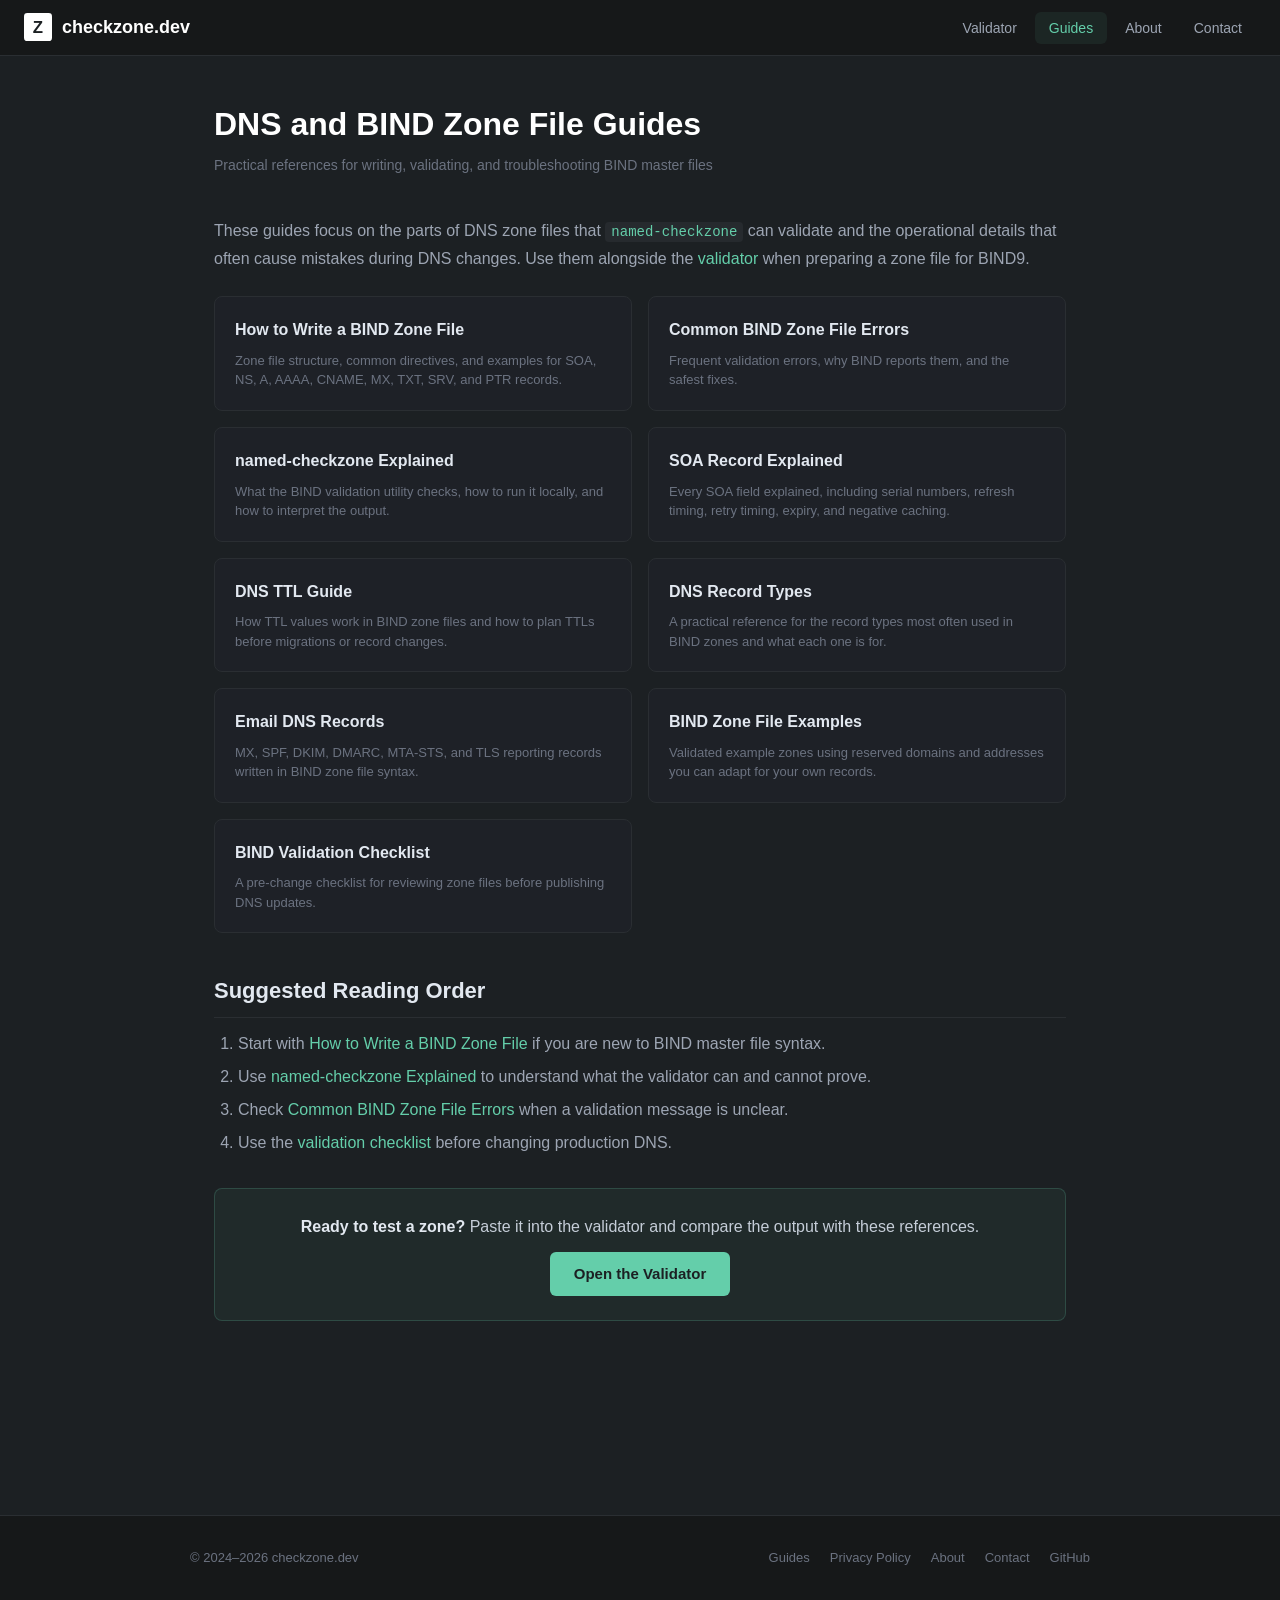
<file: guides/index.html>
<!DOCTYPE html>
<html lang="en">

<head>
    <meta charset="utf-8" />
    <meta name="viewport" content="width=device-width, initial-scale=1" />
    <title>DNS and BIND Zone File Guides | checkzone.dev</title>
    <meta name="description" content="Practical DNS and BIND zone file guides covering named-checkzone, SOA records, TTLs, record types, email DNS records, examples, and validation checklists." />

    <meta property="og:title" content="DNS and BIND Zone File Guides" />
    <meta property="og:description" content="Practical reference pages for writing, checking, and troubleshooting BIND zone files." />
    <meta property="og:type" content="website" />
    <meta property="og:url" content="https://checkzone.dev/guides/" />

    <link rel="canonical" href="https://checkzone.dev/guides/" />
    <link rel="icon" href="data:image/svg+xml,<svg xmlns='http://www.w3.org/2000/svg' viewBox='0 0 100 100'><rect rx='12' width='100' height='100' fill='%2364ceaa'/><text x='50' y='72' font-size='60' text-anchor='middle' fill='%231c2023' font-family='sans-serif' font-weight='bold'>Z</text></svg>" />
    <link rel="stylesheet" href="/css/style.css" />

    <script async src="https://www.googletagmanager.com/gtag/js?id=G-QL2F6CRE1Q"></script>
    <script>
    window.dataLayer = window.dataLayer || [];
    function gtag(){dataLayer.push(arguments);}
    gtag('js', new Date());
    gtag('config', 'G-QL2F6CRE1Q');
    </script>

    <script async src="https://pagead2.googlesyndication.com/pagead/js/adsbygoogle.js?client=ca-pub-5332513065156036" crossorigin="anonymous"></script>

    <!-- Zerobased analytics -->
    <script defer src="https://t.zerobased.dev/script.js" data-website-id="abf0cabc-adbc-4d31-b899-e253889879b8"></script>
</head>

<body>
    <nav class="site-nav">
        <a href="/" class="site-nav__brand">
            <svg xmlns="http://www.w3.org/2000/svg" viewBox="0 0 100 100"><rect rx="12" width="100" height="100" fill="currentColor"/><text x="50" y="72" font-size="60" text-anchor="middle" fill="#1c2023" font-family="sans-serif" font-weight="bold">Z</text></svg>
            checkzone.dev
        </a>
        <button class="site-nav__toggle" aria-label="Toggle navigation">
            <svg viewBox="0 0 24 24"><path d="M3 6h18v2H3V6zm0 5h18v2H3v-2zm0 5h18v2H3v-2z"/></svg>
        </button>
        <ul class="site-nav__links">
            <li><a href="/">Validator</a></li>
            <li><a href="/guides/" class="active">Guides</a></li>
            <li><a href="/about.html">About</a></li>
            <li><a href="/contact.html">Contact</a></li>
        </ul>
    </nav>

    <main class="page-content">
        <h1>DNS and BIND Zone File Guides</h1>
        <p class="page-subtitle">Practical references for writing, validating, and troubleshooting BIND master files</p>

        <p>These guides focus on the parts of DNS zone files that <code>named-checkzone</code> can validate and the operational details that often cause mistakes during DNS changes. Use them alongside the <a href="/">validator</a> when preparing a zone file for BIND9.</p>

        <div class="guide-cards">
            <article class="guide-card"><a href="/guides/bind-zone-file-guide.html"><h3>How to Write a BIND Zone File</h3><p>Zone file structure, common directives, and examples for SOA, NS, A, AAAA, CNAME, MX, TXT, SRV, and PTR records.</p></a></article>
            <article class="guide-card"><a href="/guides/common-bind-errors.html"><h3>Common BIND Zone File Errors</h3><p>Frequent validation errors, why BIND reports them, and the safest fixes.</p></a></article>
            <article class="guide-card"><a href="/guides/named-checkzone-explained.html"><h3>named-checkzone Explained</h3><p>What the BIND validation utility checks, how to run it locally, and how to interpret the output.</p></a></article>
            <article class="guide-card"><a href="/guides/soa-record-explained.html"><h3>SOA Record Explained</h3><p>Every SOA field explained, including serial numbers, refresh timing, retry timing, expiry, and negative caching.</p></a></article>
            <article class="guide-card"><a href="/guides/dns-ttl-guide.html"><h3>DNS TTL Guide</h3><p>How TTL values work in BIND zone files and how to plan TTLs before migrations or record changes.</p></a></article>
            <article class="guide-card"><a href="/guides/dns-record-types.html"><h3>DNS Record Types</h3><p>A practical reference for the record types most often used in BIND zones and what each one is for.</p></a></article>
            <article class="guide-card"><a href="/guides/email-dns-records.html"><h3>Email DNS Records</h3><p>MX, SPF, DKIM, DMARC, MTA-STS, and TLS reporting records written in BIND zone file syntax.</p></a></article>
            <article class="guide-card"><a href="/guides/bind-zone-file-examples.html"><h3>BIND Zone File Examples</h3><p>Validated example zones using reserved domains and addresses you can adapt for your own records.</p></a></article>
            <article class="guide-card"><a href="/guides/bind-validation-checklist.html"><h3>BIND Validation Checklist</h3><p>A pre-change checklist for reviewing zone files before publishing DNS updates.</p></a></article>
        </div>

        <h2>Suggested Reading Order</h2>
        <ol>
            <li>Start with <a href="/guides/bind-zone-file-guide.html">How to Write a BIND Zone File</a> if you are new to BIND master file syntax.</li>
            <li>Use <a href="/guides/named-checkzone-explained.html">named-checkzone Explained</a> to understand what the validator can and cannot prove.</li>
            <li>Check <a href="/guides/common-bind-errors.html">Common BIND Zone File Errors</a> when a validation message is unclear.</li>
            <li>Use the <a href="/guides/bind-validation-checklist.html">validation checklist</a> before changing production DNS.</li>
        </ol>

        <div class="cta-box">
            <p><strong>Ready to test a zone?</strong> Paste it into the validator and compare the output with these references.</p>
            <a href="/" class="btn">Open the Validator</a>
        </div>

        <div class="ad-container">
            <ins class="adsbygoogle" style="display:block" data-ad-client="ca-pub-5332513065156036" data-ad-slot="auto" data-ad-format="auto" data-full-width-responsive="true"></ins>
            <script>(adsbygoogle = window.adsbygoogle || []).push({});</script>
        </div>
    </main>

    <footer class="site-footer">
        <div class="site-footer__inner">
            <span>&copy; 2024&ndash;2026 checkzone.dev</span>
            <ul class="site-footer__links">
                <li><a href="/guides/">Guides</a></li>
                <li><a href="/privacy.html">Privacy Policy</a></li>
                <li><a href="/about.html">About</a></li>
                <li><a href="/contact.html">Contact</a></li>
                <li><a href="https://github.com/woodjme/bind-validation-web" target="_blank" rel="noopener">GitHub</a></li>
            </ul>
        </div>
    </footer>

    <script>
        document.querySelector('.site-nav__toggle').addEventListener('click', function () {
            document.querySelector('.site-nav__links').classList.toggle('open');
        });
    </script>
</body>

</html>
</file>
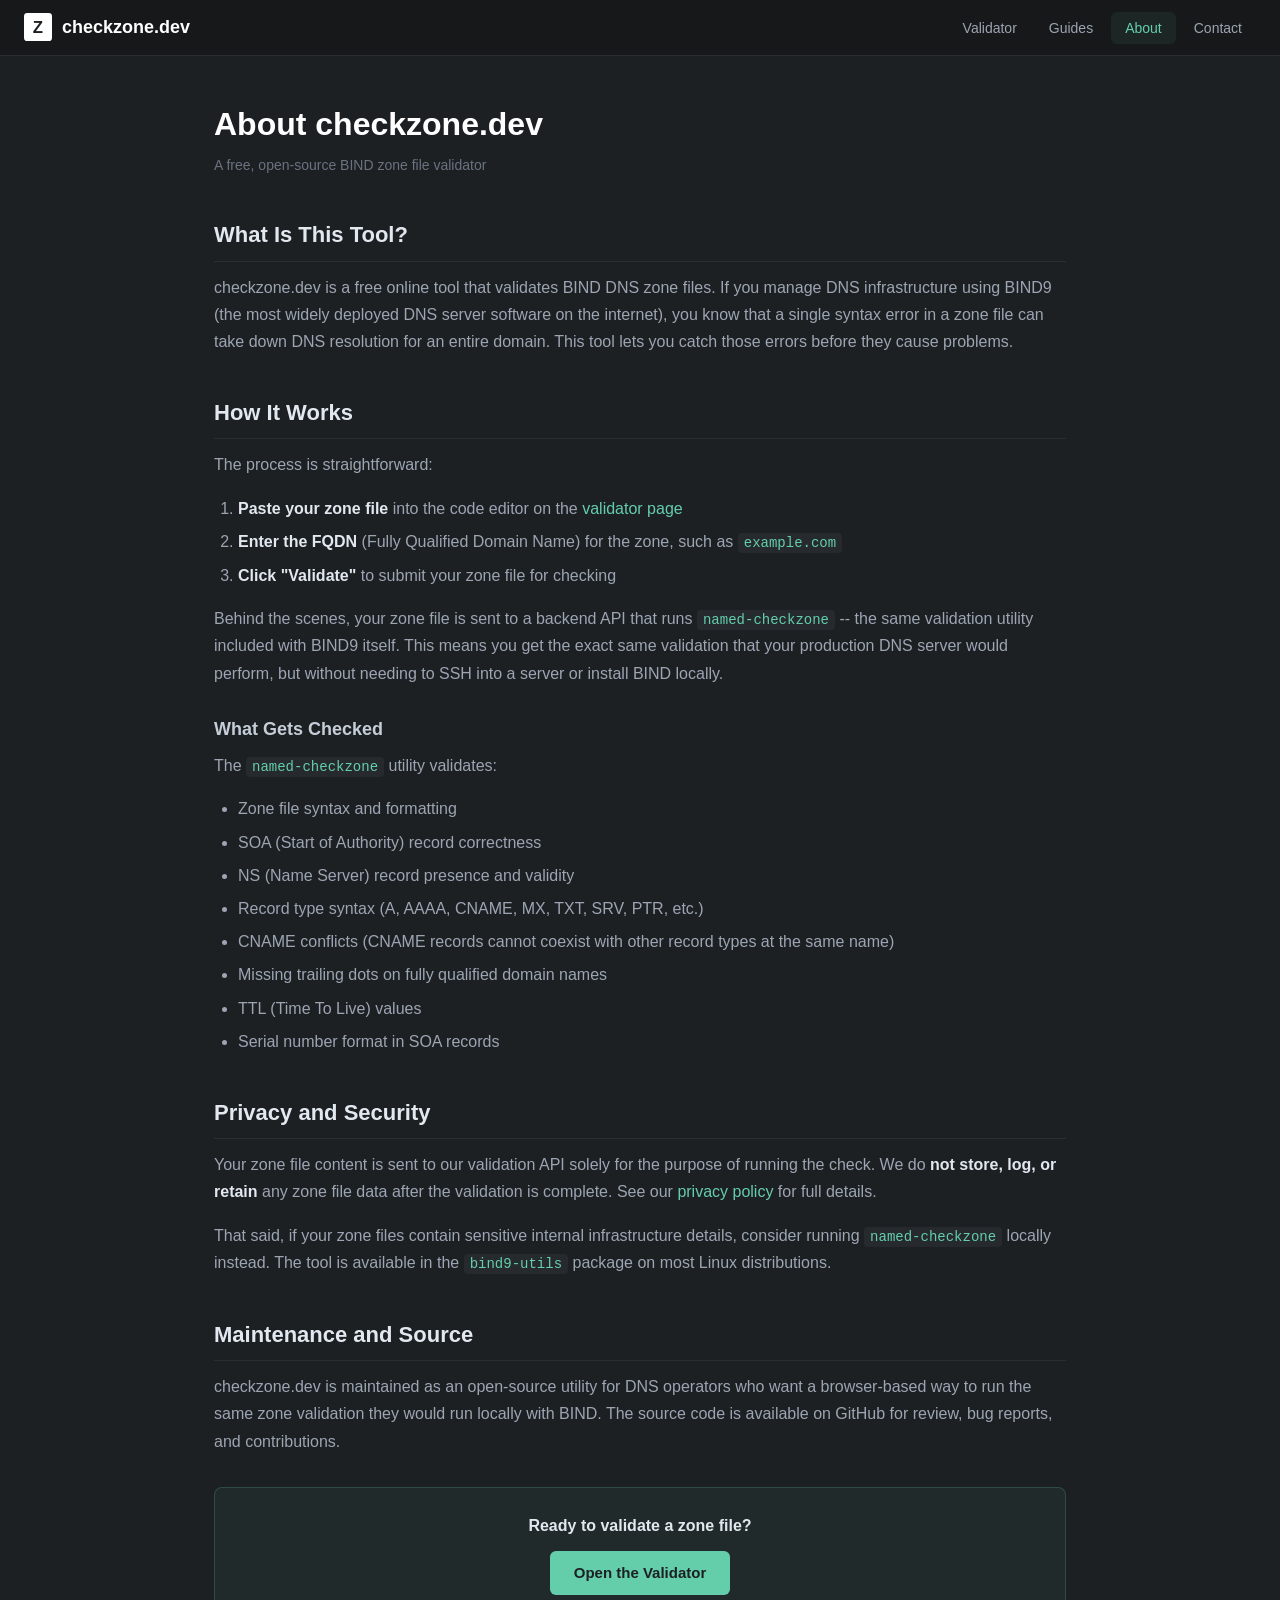
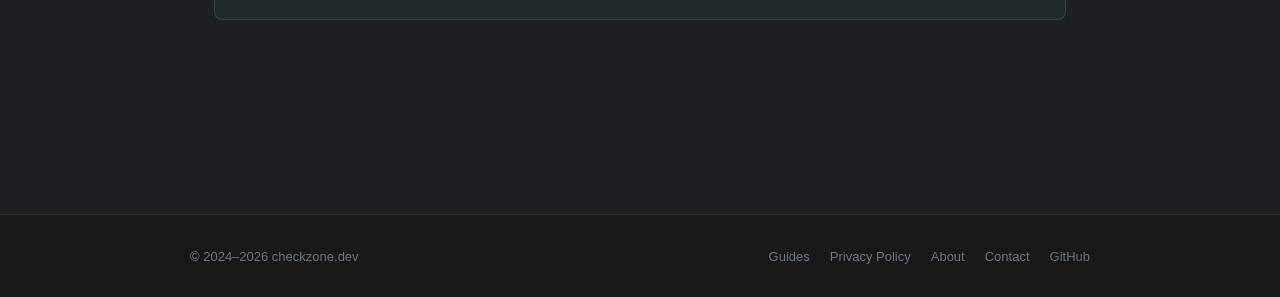
<file: about.html>
<!DOCTYPE html>
<html lang="en">

<head>
    <meta charset="utf-8" />
    <meta name="viewport" content="width=device-width, initial-scale=1" />
    <title>About - checkzone.dev | Free BIND Zone File Validator</title>
    <meta name="description" content="Learn about checkzone.dev, a free open-source tool for validating BIND DNS zone files online using named-checkzone." />

    <!-- Open Graph -->
    <meta property="og:title" content="About - checkzone.dev" />
    <meta property="og:description" content="Learn about checkzone.dev, a free open-source tool for validating BIND DNS zone files online." />
    <meta property="og:type" content="website" />
    <meta property="og:url" content="https://checkzone.dev/about.html" />

    <link rel="canonical" href="https://checkzone.dev/about.html" />
    <link rel="icon" href="data:image/svg+xml,<svg xmlns='http://www.w3.org/2000/svg' viewBox='0 0 100 100'><rect rx='12' width='100' height='100' fill='%2364ceaa'/><text x='50' y='72' font-size='60' text-anchor='middle' fill='%231c2023' font-family='sans-serif' font-weight='bold'>Z</text></svg>" />
    <link rel="stylesheet" href="/css/style.css" />

    <!-- Google tag (gtag.js) -->
    <script async src="https://www.googletagmanager.com/gtag/js?id=G-QL2F6CRE1Q"></script>
    <script>
    window.dataLayer = window.dataLayer || [];
    function gtag(){dataLayer.push(arguments);}
    gtag('js', new Date());
    gtag('config', 'G-QL2F6CRE1Q');
    </script>

    <!-- Google AdSense -->
    <script async src="https://pagead2.googlesyndication.com/pagead/js/adsbygoogle.js?client=ca-pub-5332513065156036" crossorigin="anonymous"></script>

    <!-- Zerobased analytics -->
    <script defer src="https://t.zerobased.dev/script.js" data-website-id="abf0cabc-adbc-4d31-b899-e253889879b8"></script>
</head>

<body>
    <!-- Navigation -->
    <nav class="site-nav">
        <a href="/" class="site-nav__brand">
            <svg xmlns="http://www.w3.org/2000/svg" viewBox="0 0 100 100"><rect rx="12" width="100" height="100" fill="currentColor"/><text x="50" y="72" font-size="60" text-anchor="middle" fill="#1c2023" font-family="sans-serif" font-weight="bold">Z</text></svg>
            checkzone.dev
        </a>
        <button class="site-nav__toggle" aria-label="Toggle navigation">
            <svg viewBox="0 0 24 24"><path d="M3 6h18v2H3V6zm0 5h18v2H3v-2zm0 5h18v2H3v-2z"/></svg>
        </button>
        <ul class="site-nav__links">
            <li><a href="/">Validator</a></li>
            <li><a href="/guides/">Guides</a></li>
            <li><a href="/about.html" class="active">About</a></li>
            <li><a href="/contact.html">Contact</a></li>
        </ul>
    </nav>

    <main class="page-content">
        <h1>About checkzone.dev</h1>
        <p class="page-subtitle">A free, open-source BIND zone file validator</p>

        <h2>What Is This Tool?</h2>
        <p>checkzone.dev is a free online tool that validates BIND DNS zone files. If you manage DNS infrastructure using BIND9 (the most widely deployed DNS server software on the internet), you know that a single syntax error in a zone file can take down DNS resolution for an entire domain. This tool lets you catch those errors before they cause problems.</p>

        <h2>How It Works</h2>
        <p>The process is straightforward:</p>
        <ol>
            <li><strong>Paste your zone file</strong> into the code editor on the <a href="/">validator page</a></li>
            <li><strong>Enter the FQDN</strong> (Fully Qualified Domain Name) for the zone, such as <code>example.com</code></li>
            <li><strong>Click "Validate"</strong> to submit your zone file for checking</li>
        </ol>
        <p>Behind the scenes, your zone file is sent to a backend API that runs <code>named-checkzone</code> -- the same validation utility included with BIND9 itself. This means you get the exact same validation that your production DNS server would perform, but without needing to SSH into a server or install BIND locally.</p>

        <h3>What Gets Checked</h3>
        <p>The <code>named-checkzone</code> utility validates:</p>
        <ul>
            <li>Zone file syntax and formatting</li>
            <li>SOA (Start of Authority) record correctness</li>
            <li>NS (Name Server) record presence and validity</li>
            <li>Record type syntax (A, AAAA, CNAME, MX, TXT, SRV, PTR, etc.)</li>
            <li>CNAME conflicts (CNAME records cannot coexist with other record types at the same name)</li>
            <li>Missing trailing dots on fully qualified domain names</li>
            <li>TTL (Time To Live) values</li>
            <li>Serial number format in SOA records</li>
        </ul>

        <h2>Privacy and Security</h2>
        <p>Your zone file content is sent to our validation API solely for the purpose of running the check. We do <strong>not store, log, or retain</strong> any zone file data after the validation is complete. See our <a href="/privacy.html">privacy policy</a> for full details.</p>
        <p>That said, if your zone files contain sensitive internal infrastructure details, consider running <code>named-checkzone</code> locally instead. The tool is available in the <code>bind9-utils</code> package on most Linux distributions.</p>

        <h2>Maintenance and Source</h2>
        <p>checkzone.dev is maintained as an open-source utility for DNS operators who want a browser-based way to run the same zone validation they would run locally with BIND. The source code is available on GitHub for review, bug reports, and contributions.</p>

        <div class="cta-box">
            <p><strong>Ready to validate a zone file?</strong></p>
            <a href="/" class="btn">Open the Validator</a>
        </div>

        <!-- Ad Unit -->
        <div class="ad-container">
            <ins class="adsbygoogle"
                 style="display:block"
                 data-ad-client="ca-pub-5332513065156036"
                 data-ad-slot="auto"
                 data-ad-format="auto"
                 data-full-width-responsive="true"></ins>
            <script>(adsbygoogle = window.adsbygoogle || []).push({});</script>
        </div>
    </main>

    <!-- Footer -->
    <footer class="site-footer">
        <div class="site-footer__inner">
            <span>&copy; 2024&ndash;2026 checkzone.dev</span>
            <ul class="site-footer__links">
                <li><a href="/guides/">Guides</a></li>
                <li><a href="/privacy.html">Privacy Policy</a></li>
                <li><a href="/about.html">About</a></li>
                <li><a href="/contact.html">Contact</a></li>
                <li><a href="https://github.com/woodjme/bind-validation-web" target="_blank" rel="noopener">GitHub</a></li>
            </ul>
        </div>
    </footer>

    <script>
        document.querySelector('.site-nav__toggle').addEventListener('click', function () {
            document.querySelector('.site-nav__links').classList.toggle('open');
        });
    </script>
</body>

</html>
</file>
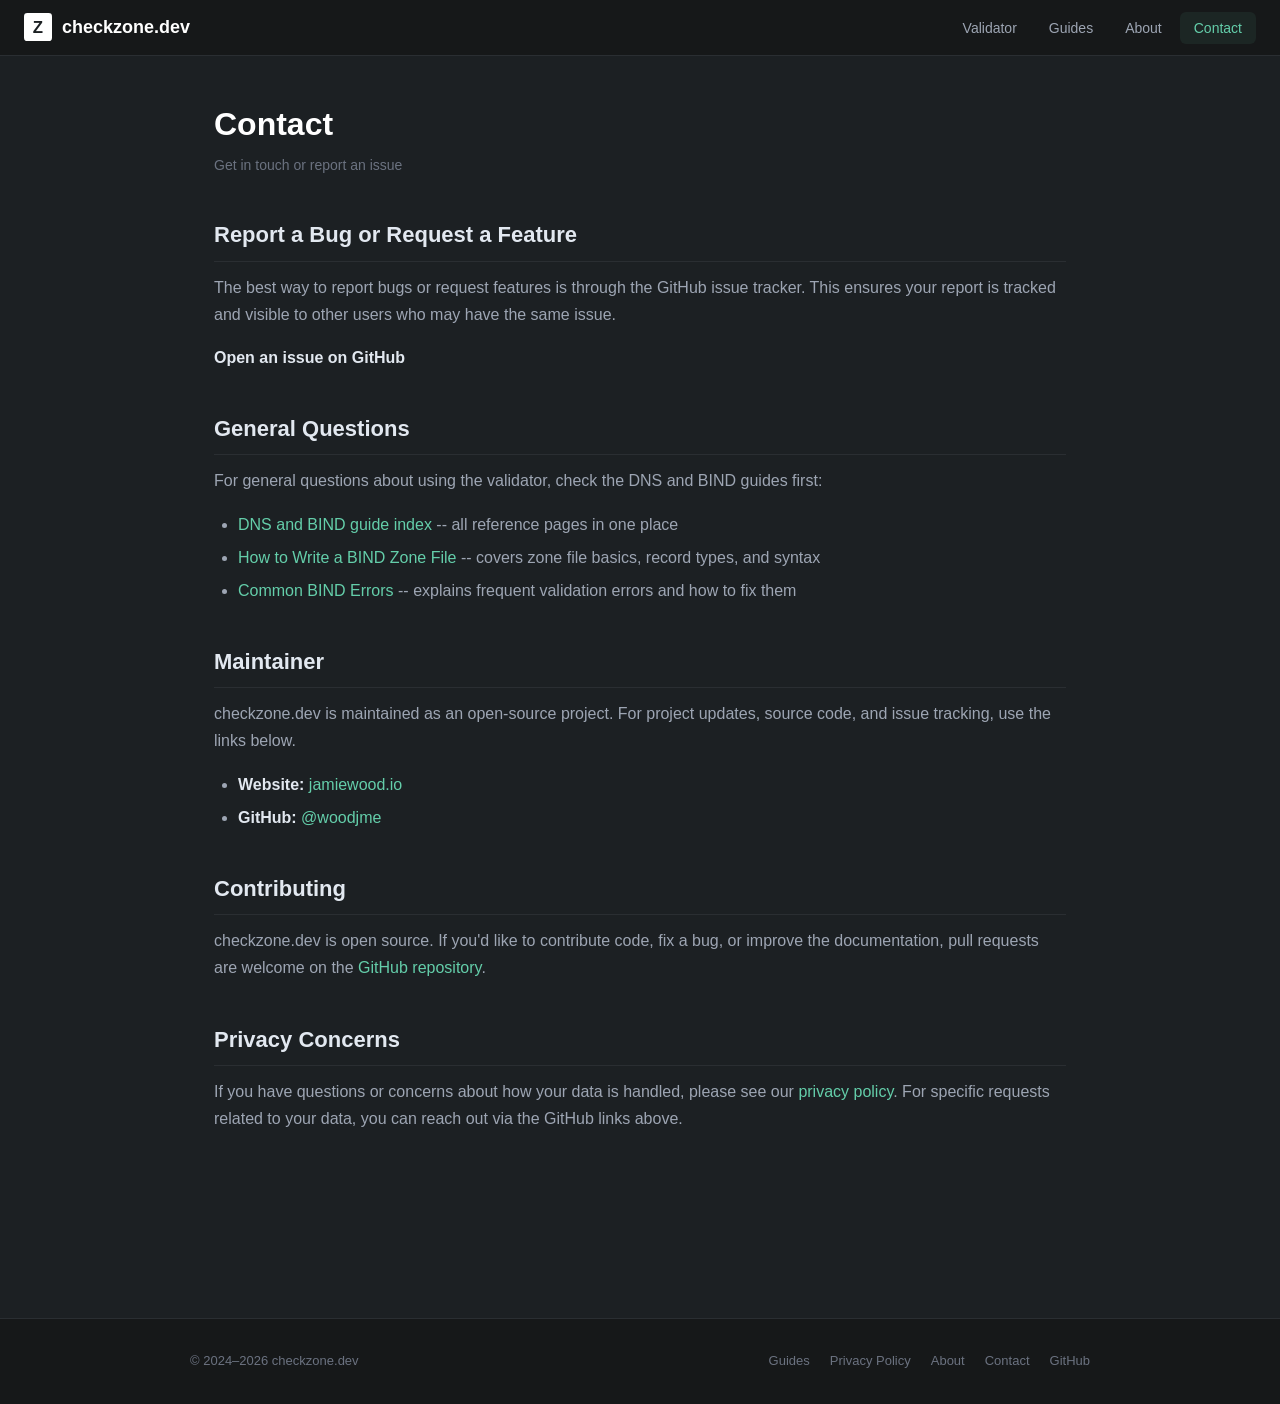
<file: contact.html>
<!DOCTYPE html>
<html lang="en">

<head>
    <meta charset="utf-8" />
    <meta name="viewport" content="width=device-width, initial-scale=1" />
    <title>Contact - checkzone.dev</title>
    <meta name="description" content="Get in touch with the checkzone.dev team. Report bugs, request features, or ask questions about the BIND zone file validator." />

    <!-- Open Graph -->
    <meta property="og:title" content="Contact - checkzone.dev" />
    <meta property="og:description" content="Get in touch with the checkzone.dev team. Report bugs, request features, or ask questions." />
    <meta property="og:type" content="website" />
    <meta property="og:url" content="https://checkzone.dev/contact.html" />

    <link rel="canonical" href="https://checkzone.dev/contact.html" />
    <link rel="icon" href="data:image/svg+xml,<svg xmlns='http://www.w3.org/2000/svg' viewBox='0 0 100 100'><rect rx='12' width='100' height='100' fill='%2364ceaa'/><text x='50' y='72' font-size='60' text-anchor='middle' fill='%231c2023' font-family='sans-serif' font-weight='bold'>Z</text></svg>" />
    <link rel="stylesheet" href="/css/style.css" />

    <!-- Google tag (gtag.js) -->
    <script async src="https://www.googletagmanager.com/gtag/js?id=G-QL2F6CRE1Q"></script>
    <script>
    window.dataLayer = window.dataLayer || [];
    function gtag(){dataLayer.push(arguments);}
    gtag('js', new Date());
    gtag('config', 'G-QL2F6CRE1Q');
    </script>

    <!-- Google AdSense -->
    <script async src="https://pagead2.googlesyndication.com/pagead/js/adsbygoogle.js?client=ca-pub-5332513065156036" crossorigin="anonymous"></script>

    <!-- Zerobased analytics -->
    <script defer src="https://t.zerobased.dev/script.js" data-website-id="abf0cabc-adbc-4d31-b899-e253889879b8"></script>
</head>

<body>
    <!-- Navigation -->
    <nav class="site-nav">
        <a href="/" class="site-nav__brand">
            <svg xmlns="http://www.w3.org/2000/svg" viewBox="0 0 100 100"><rect rx="12" width="100" height="100" fill="currentColor"/><text x="50" y="72" font-size="60" text-anchor="middle" fill="#1c2023" font-family="sans-serif" font-weight="bold">Z</text></svg>
            checkzone.dev
        </a>
        <button class="site-nav__toggle" aria-label="Toggle navigation">
            <svg viewBox="0 0 24 24"><path d="M3 6h18v2H3V6zm0 5h18v2H3v-2zm0 5h18v2H3v-2z"/></svg>
        </button>
        <ul class="site-nav__links">
            <li><a href="/">Validator</a></li>
            <li><a href="/guides/">Guides</a></li>
            <li><a href="/about.html">About</a></li>
            <li><a href="/contact.html" class="active">Contact</a></li>
        </ul>
    </nav>

    <main class="page-content">
        <h1>Contact</h1>
        <p class="page-subtitle">Get in touch or report an issue</p>

        <h2>Report a Bug or Request a Feature</h2>
        <p>The best way to report bugs or request features is through the GitHub issue tracker. This ensures your report is tracked and visible to other users who may have the same issue.</p>
        <p><a href="https://github.com/woodjme/bind-validation-web/issues" target="_blank" rel="noopener"><strong>Open an issue on GitHub</strong></a></p>

        <h2>General Questions</h2>
        <p>For general questions about using the validator, check the DNS and BIND guides first:</p>
        <ul>
            <li><a href="/guides/">DNS and BIND guide index</a> -- all reference pages in one place</li>
            <li><a href="/guides/bind-zone-file-guide.html">How to Write a BIND Zone File</a> -- covers zone file basics, record types, and syntax</li>
            <li><a href="/guides/common-bind-errors.html">Common BIND Errors</a> -- explains frequent validation errors and how to fix them</li>
        </ul>

        <h2>Maintainer</h2>
        <p>checkzone.dev is maintained as an open-source project. For project updates, source code, and issue tracking, use the links below.</p>
        <ul>
            <li><strong>Website:</strong> <a href="https://jamiewood.io" target="_blank" rel="noopener">jamiewood.io</a></li>
            <li><strong>GitHub:</strong> <a href="https://github.com/woodjme" target="_blank" rel="noopener">@woodjme</a></li>
        </ul>

        <h2>Contributing</h2>
        <p>checkzone.dev is open source. If you'd like to contribute code, fix a bug, or improve the documentation, pull requests are welcome on the <a href="https://github.com/woodjme/bind-validation-web" target="_blank" rel="noopener">GitHub repository</a>.</p>

        <h2>Privacy Concerns</h2>
        <p>If you have questions or concerns about how your data is handled, please see our <a href="/privacy.html">privacy policy</a>. For specific requests related to your data, you can reach out via the GitHub links above.</p>

        <!-- Ad Unit -->
        <div class="ad-container">
            <ins class="adsbygoogle"
                 style="display:block"
                 data-ad-client="ca-pub-5332513065156036"
                 data-ad-slot="auto"
                 data-ad-format="auto"
                 data-full-width-responsive="true"></ins>
            <script>(adsbygoogle = window.adsbygoogle || []).push({});</script>
        </div>
    </main>

    <!-- Footer -->
    <footer class="site-footer">
        <div class="site-footer__inner">
            <span>&copy; 2024&ndash;2026 checkzone.dev</span>
            <ul class="site-footer__links">
                <li><a href="/guides/">Guides</a></li>
                <li><a href="/privacy.html">Privacy Policy</a></li>
                <li><a href="/about.html">About</a></li>
                <li><a href="/contact.html">Contact</a></li>
                <li><a href="https://github.com/woodjme/bind-validation-web" target="_blank" rel="noopener">GitHub</a></li>
            </ul>
        </div>
    </footer>

    <script>
        document.querySelector('.site-nav__toggle').addEventListener('click', function () {
            document.querySelector('.site-nav__links').classList.toggle('open');
        });
    </script>
</body>

</html>
</file>
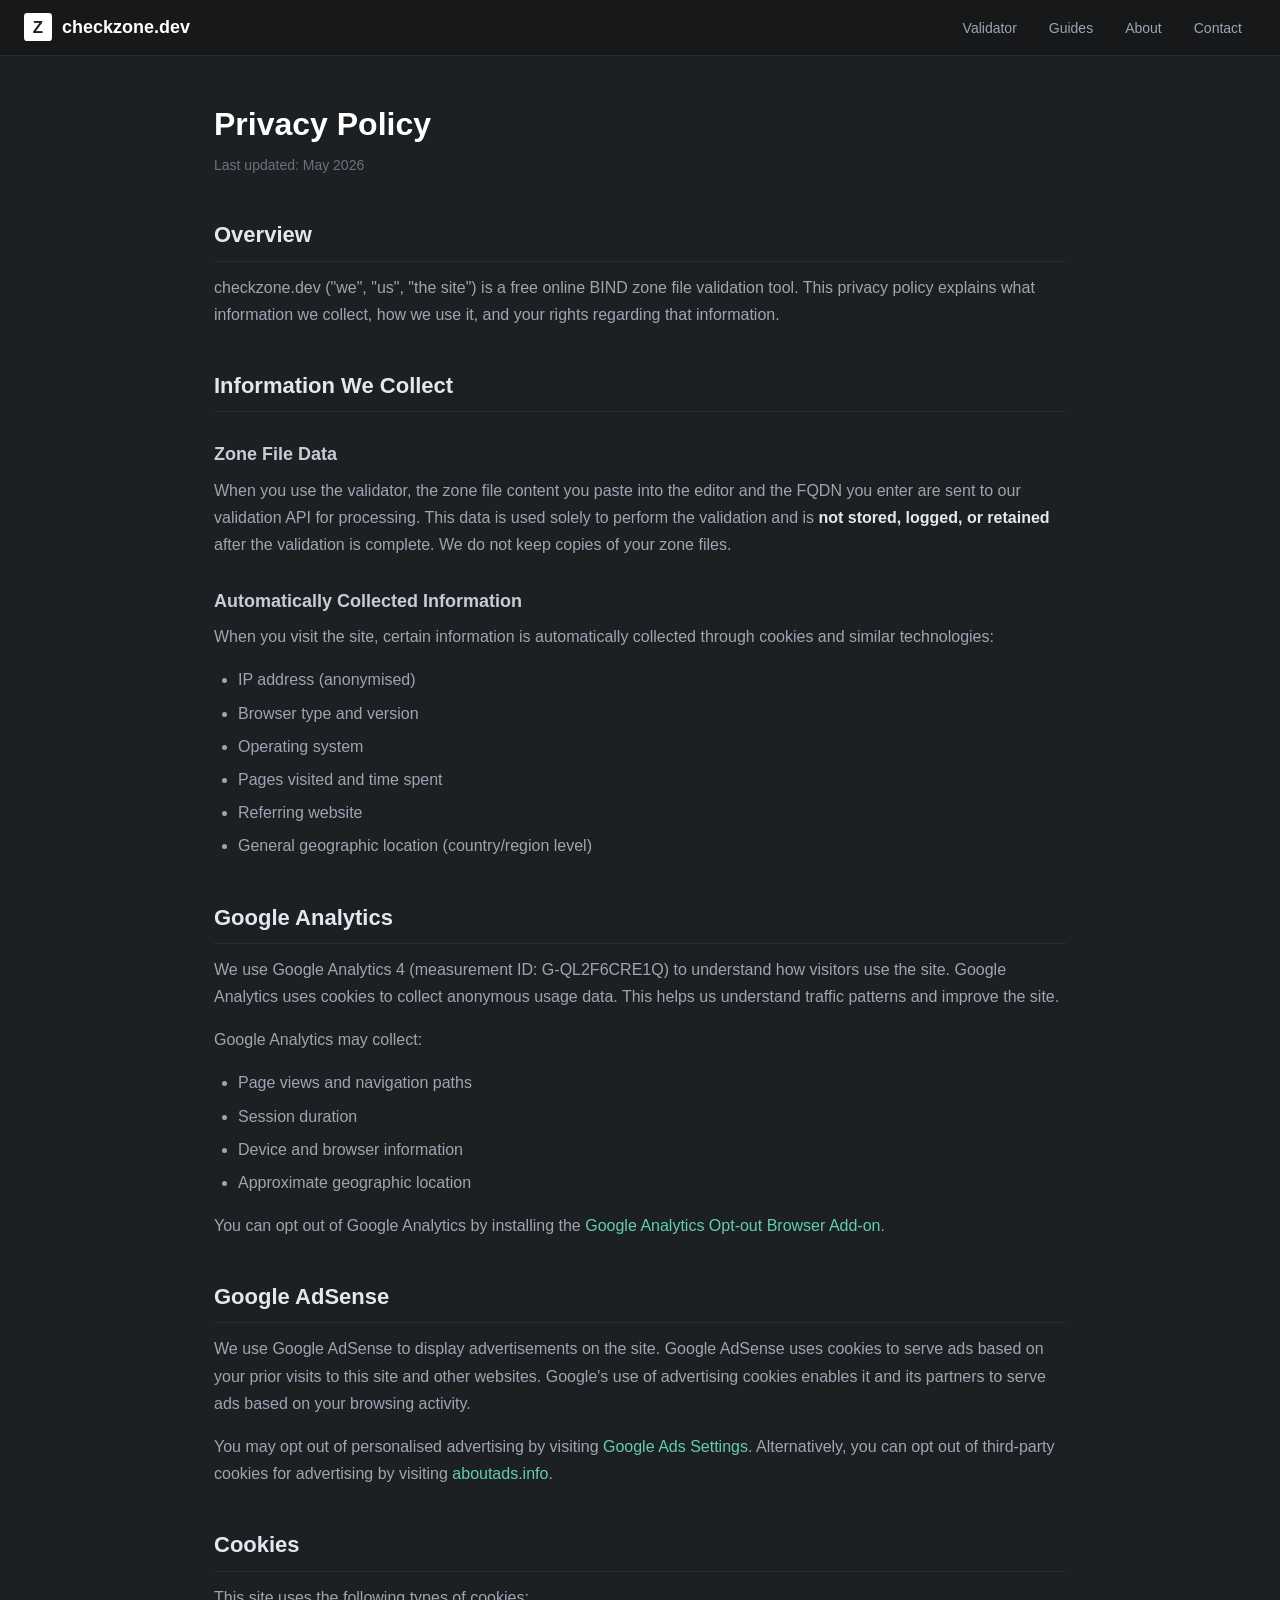
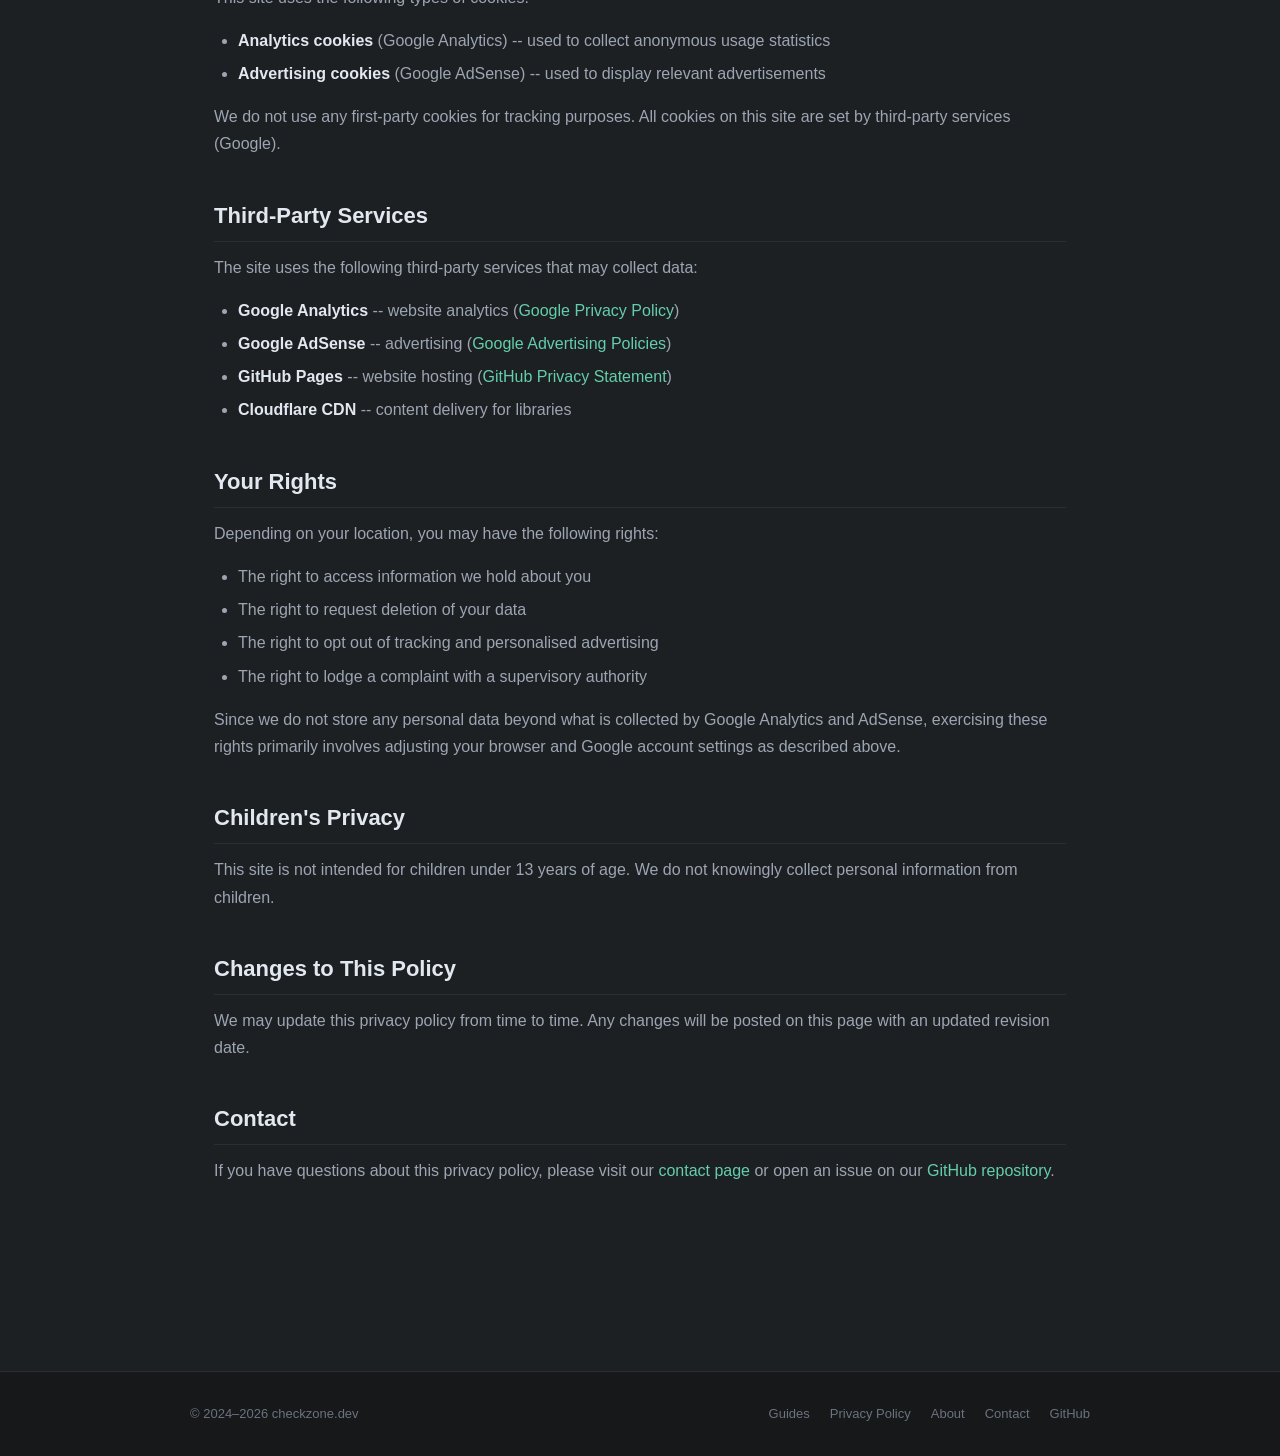
<file: privacy.html>
<!DOCTYPE html>
<html lang="en">

<head>
    <meta charset="utf-8" />
    <meta name="viewport" content="width=device-width, initial-scale=1" />
    <title>Privacy Policy - checkzone.dev</title>
    <meta name="description" content="Privacy policy for checkzone.dev, a free online BIND zone file validator." />

    <!-- Open Graph -->
    <meta property="og:title" content="Privacy Policy - checkzone.dev" />
    <meta property="og:description" content="Privacy policy for checkzone.dev, a free online BIND zone file validator." />
    <meta property="og:type" content="website" />
    <meta property="og:url" content="https://checkzone.dev/privacy.html" />

    <link rel="canonical" href="https://checkzone.dev/privacy.html" />
    <link rel="icon" href="data:image/svg+xml,<svg xmlns='http://www.w3.org/2000/svg' viewBox='0 0 100 100'><rect rx='12' width='100' height='100' fill='%2364ceaa'/><text x='50' y='72' font-size='60' text-anchor='middle' fill='%231c2023' font-family='sans-serif' font-weight='bold'>Z</text></svg>" />
    <link rel="stylesheet" href="/css/style.css" />

    <!-- Google tag (gtag.js) -->
    <script async src="https://www.googletagmanager.com/gtag/js?id=G-QL2F6CRE1Q"></script>
    <script>
    window.dataLayer = window.dataLayer || [];
    function gtag(){dataLayer.push(arguments);}
    gtag('js', new Date());
    gtag('config', 'G-QL2F6CRE1Q');
    </script>

    <!-- Google AdSense -->
    <script async src="https://pagead2.googlesyndication.com/pagead/js/adsbygoogle.js?client=ca-pub-5332513065156036" crossorigin="anonymous"></script>

    <!-- Zerobased analytics -->
    <script defer src="https://t.zerobased.dev/script.js" data-website-id="abf0cabc-adbc-4d31-b899-e253889879b8"></script>
</head>

<body>
    <!-- Navigation -->
    <nav class="site-nav">
        <a href="/" class="site-nav__brand">
            <svg xmlns="http://www.w3.org/2000/svg" viewBox="0 0 100 100"><rect rx="12" width="100" height="100" fill="currentColor"/><text x="50" y="72" font-size="60" text-anchor="middle" fill="#1c2023" font-family="sans-serif" font-weight="bold">Z</text></svg>
            checkzone.dev
        </a>
        <button class="site-nav__toggle" aria-label="Toggle navigation">
            <svg viewBox="0 0 24 24"><path d="M3 6h18v2H3V6zm0 5h18v2H3v-2zm0 5h18v2H3v-2z"/></svg>
        </button>
        <ul class="site-nav__links">
            <li><a href="/">Validator</a></li>
            <li><a href="/guides/">Guides</a></li>
            <li><a href="/about.html">About</a></li>
            <li><a href="/contact.html">Contact</a></li>
        </ul>
    </nav>

    <main class="page-content">
        <h1>Privacy Policy</h1>
        <p class="page-subtitle">Last updated: May 2026</p>

        <h2>Overview</h2>
        <p>checkzone.dev ("we", "us", "the site") is a free online BIND zone file validation tool. This privacy policy explains what information we collect, how we use it, and your rights regarding that information.</p>

        <h2>Information We Collect</h2>

        <h3>Zone File Data</h3>
        <p>When you use the validator, the zone file content you paste into the editor and the FQDN you enter are sent to our validation API for processing. This data is used solely to perform the validation and is <strong>not stored, logged, or retained</strong> after the validation is complete. We do not keep copies of your zone files.</p>

        <h3>Automatically Collected Information</h3>
        <p>When you visit the site, certain information is automatically collected through cookies and similar technologies:</p>
        <ul>
            <li>IP address (anonymised)</li>
            <li>Browser type and version</li>
            <li>Operating system</li>
            <li>Pages visited and time spent</li>
            <li>Referring website</li>
            <li>General geographic location (country/region level)</li>
        </ul>

        <h2>Google Analytics</h2>
        <p>We use Google Analytics 4 (measurement ID: G-QL2F6CRE1Q) to understand how visitors use the site. Google Analytics uses cookies to collect anonymous usage data. This helps us understand traffic patterns and improve the site.</p>
        <p>Google Analytics may collect:</p>
        <ul>
            <li>Page views and navigation paths</li>
            <li>Session duration</li>
            <li>Device and browser information</li>
            <li>Approximate geographic location</li>
        </ul>
        <p>You can opt out of Google Analytics by installing the <a href="https://tools.google.com/dlpage/gaoptout" target="_blank" rel="noopener">Google Analytics Opt-out Browser Add-on</a>.</p>

        <h2>Google AdSense</h2>
        <p>We use Google AdSense to display advertisements on the site. Google AdSense uses cookies to serve ads based on your prior visits to this site and other websites. Google's use of advertising cookies enables it and its partners to serve ads based on your browsing activity.</p>
        <p>You may opt out of personalised advertising by visiting <a href="https://www.google.com/settings/ads" target="_blank" rel="noopener">Google Ads Settings</a>. Alternatively, you can opt out of third-party cookies for advertising by visiting <a href="https://optout.aboutads.info/" target="_blank" rel="noopener">aboutads.info</a>.</p>

        <h2>Cookies</h2>
        <p>This site uses the following types of cookies:</p>
        <ul>
            <li><strong>Analytics cookies</strong> (Google Analytics) -- used to collect anonymous usage statistics</li>
            <li><strong>Advertising cookies</strong> (Google AdSense) -- used to display relevant advertisements</li>
        </ul>
        <p>We do not use any first-party cookies for tracking purposes. All cookies on this site are set by third-party services (Google).</p>

        <h2>Third-Party Services</h2>
        <p>The site uses the following third-party services that may collect data:</p>
        <ul>
            <li><strong>Google Analytics</strong> -- website analytics (<a href="https://policies.google.com/privacy" target="_blank" rel="noopener">Google Privacy Policy</a>)</li>
            <li><strong>Google AdSense</strong> -- advertising (<a href="https://policies.google.com/technologies/ads" target="_blank" rel="noopener">Google Advertising Policies</a>)</li>
            <li><strong>GitHub Pages</strong> -- website hosting (<a href="https://docs.github.com/en/site-policy/privacy-policies/github-general-privacy-statement" target="_blank" rel="noopener">GitHub Privacy Statement</a>)</li>
            <li><strong>Cloudflare CDN</strong> -- content delivery for libraries</li>
        </ul>

        <h2>Your Rights</h2>
        <p>Depending on your location, you may have the following rights:</p>
        <ul>
            <li>The right to access information we hold about you</li>
            <li>The right to request deletion of your data</li>
            <li>The right to opt out of tracking and personalised advertising</li>
            <li>The right to lodge a complaint with a supervisory authority</li>
        </ul>
        <p>Since we do not store any personal data beyond what is collected by Google Analytics and AdSense, exercising these rights primarily involves adjusting your browser and Google account settings as described above.</p>

        <h2>Children's Privacy</h2>
        <p>This site is not intended for children under 13 years of age. We do not knowingly collect personal information from children.</p>

        <h2>Changes to This Policy</h2>
        <p>We may update this privacy policy from time to time. Any changes will be posted on this page with an updated revision date.</p>

        <h2>Contact</h2>
        <p>If you have questions about this privacy policy, please visit our <a href="/contact.html">contact page</a> or open an issue on our <a href="https://github.com/woodjme/bind-validation-web" target="_blank" rel="noopener">GitHub repository</a>.</p>

        <!-- Ad Unit -->
        <div class="ad-container">
            <ins class="adsbygoogle"
                 style="display:block"
                 data-ad-client="ca-pub-5332513065156036"
                 data-ad-slot="auto"
                 data-ad-format="auto"
                 data-full-width-responsive="true"></ins>
            <script>(adsbygoogle = window.adsbygoogle || []).push({});</script>
        </div>
    </main>

    <!-- Footer -->
    <footer class="site-footer">
        <div class="site-footer__inner">
            <span>&copy; 2024&ndash;2026 checkzone.dev</span>
            <ul class="site-footer__links">
                <li><a href="/guides/">Guides</a></li>
                <li><a href="/privacy.html">Privacy Policy</a></li>
                <li><a href="/about.html">About</a></li>
                <li><a href="/contact.html">Contact</a></li>
                <li><a href="https://github.com/woodjme/bind-validation-web" target="_blank" rel="noopener">GitHub</a></li>
            </ul>
        </div>
    </footer>

    <script>
        document.querySelector('.site-nav__toggle').addEventListener('click', function () {
            document.querySelector('.site-nav__links').classList.toggle('open');
        });
    </script>
</body>

</html>
</file>
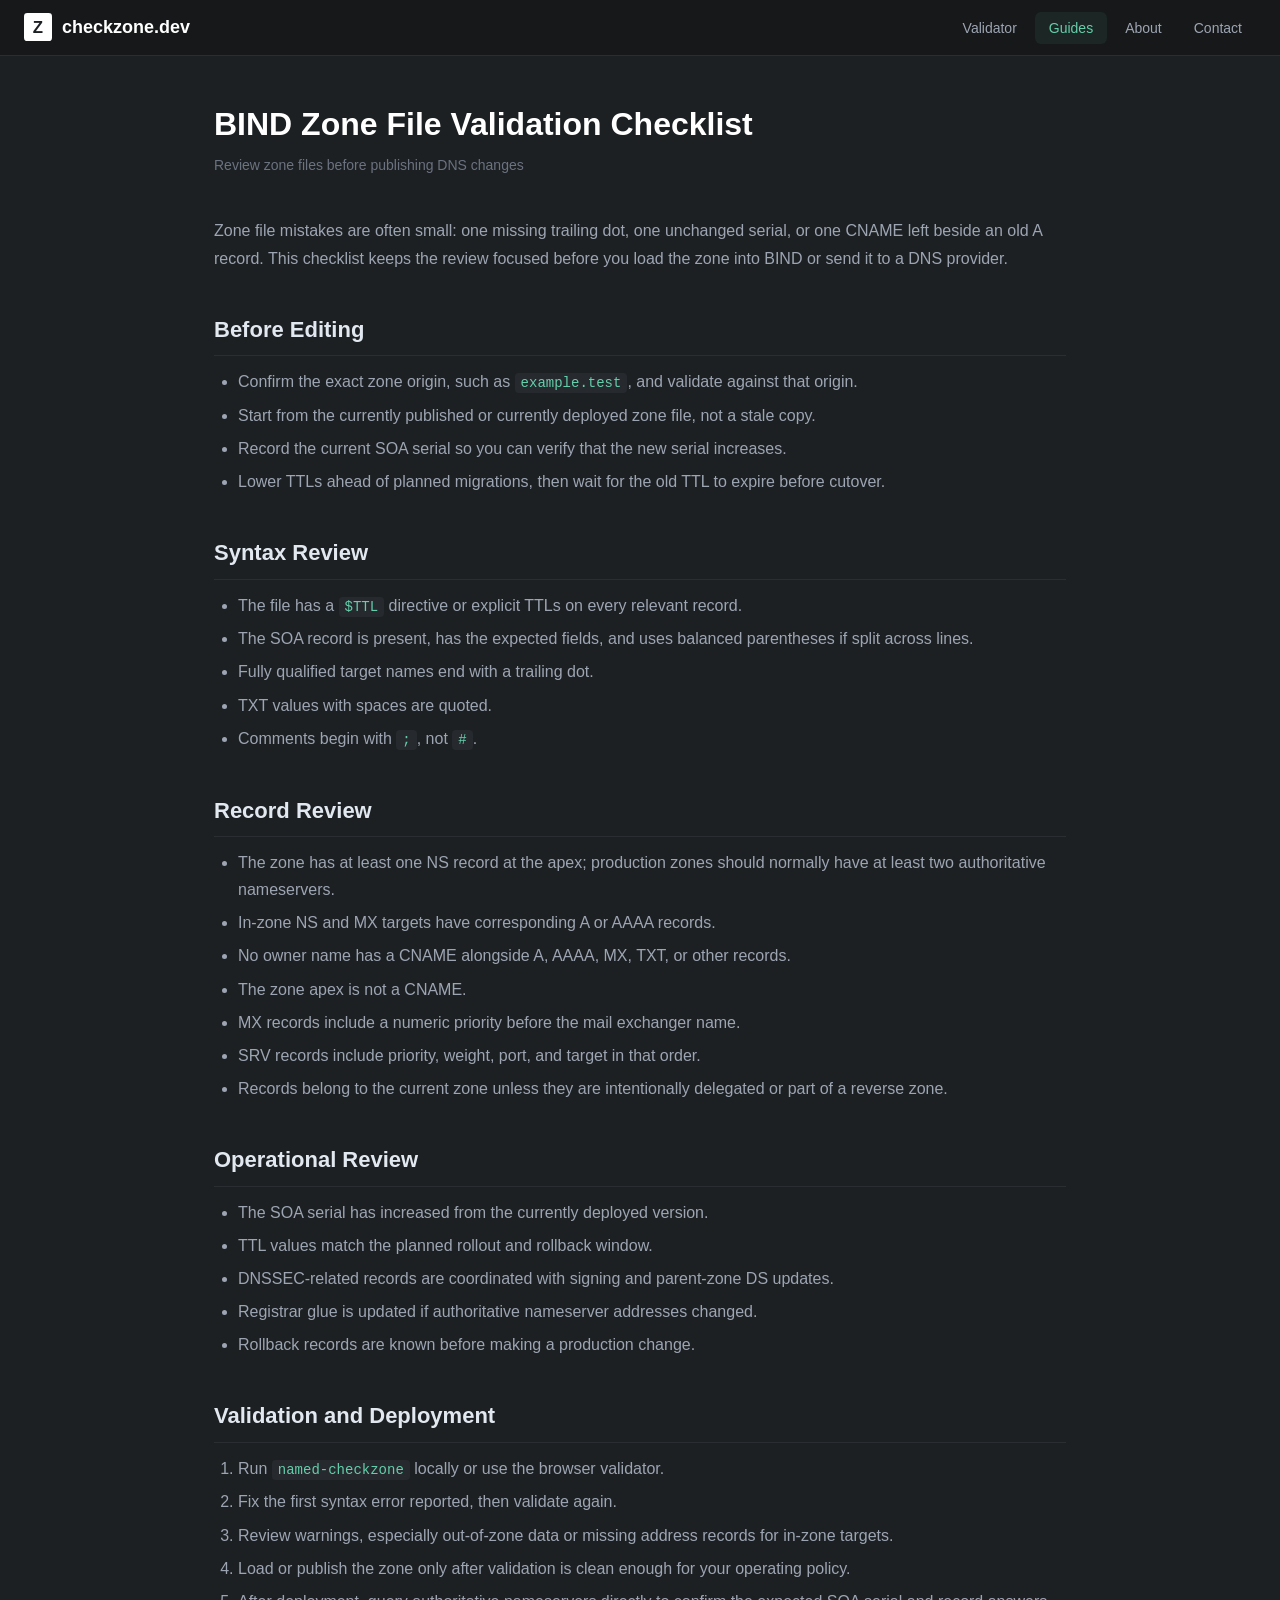
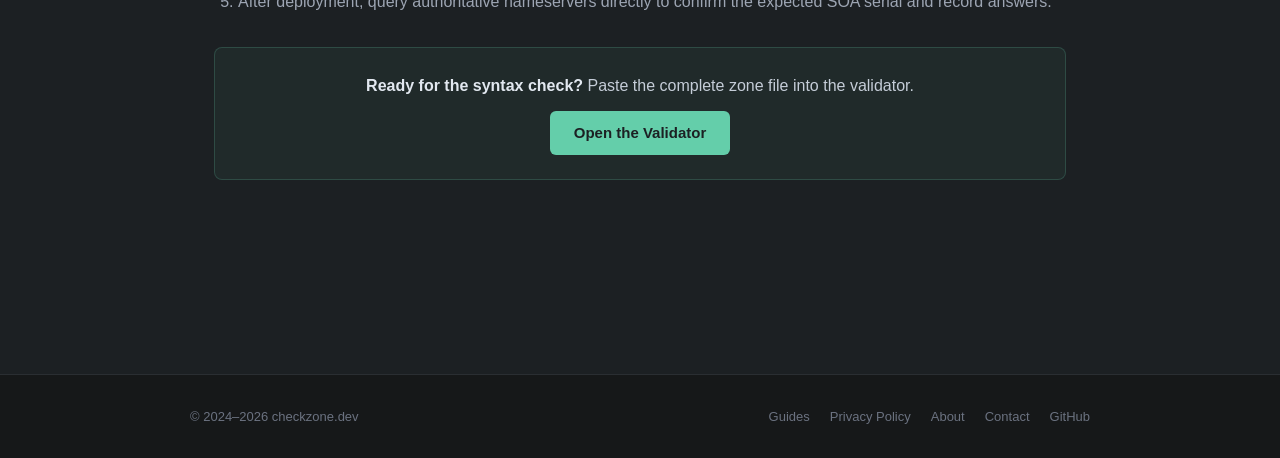
<file: guides/bind-validation-checklist.html>
<!DOCTYPE html>
<html lang="en">

<head>
    <meta charset="utf-8" />
    <meta name="viewport" content="width=device-width, initial-scale=1" />
    <title>BIND Zone File Validation Checklist | checkzone.dev</title>
    <meta name="description" content="A practical checklist for validating BIND zone files before publishing DNS changes, including syntax, SOA serials, NS records, CNAME conflicts, TTLs, and rollback checks." />

    <meta property="og:title" content="BIND Zone File Validation Checklist" />
    <meta property="og:description" content="Review a BIND zone file before loading it into production DNS." />
    <meta property="og:type" content="article" />
    <meta property="og:url" content="https://checkzone.dev/guides/bind-validation-checklist.html" />

    <link rel="canonical" href="https://checkzone.dev/guides/bind-validation-checklist.html" />
    <link rel="icon" href="data:image/svg+xml,<svg xmlns='http://www.w3.org/2000/svg' viewBox='0 0 100 100'><rect rx='12' width='100' height='100' fill='%2364ceaa'/><text x='50' y='72' font-size='60' text-anchor='middle' fill='%231c2023' font-family='sans-serif' font-weight='bold'>Z</text></svg>" />
    <link rel="stylesheet" href="/css/style.css" />

    <script async src="https://www.googletagmanager.com/gtag/js?id=G-QL2F6CRE1Q"></script>
    <script>window.dataLayer = window.dataLayer || []; function gtag(){dataLayer.push(arguments);} gtag('js', new Date()); gtag('config', 'G-QL2F6CRE1Q');</script>
    <script async src="https://pagead2.googlesyndication.com/pagead/js/adsbygoogle.js?client=ca-pub-5332513065156036" crossorigin="anonymous"></script>

    <!-- Zerobased analytics -->
    <script defer src="https://t.zerobased.dev/script.js" data-website-id="abf0cabc-adbc-4d31-b899-e253889879b8"></script>
</head>

<body>
    <nav class="site-nav"><a href="/" class="site-nav__brand"><svg xmlns="http://www.w3.org/2000/svg" viewBox="0 0 100 100"><rect rx="12" width="100" height="100" fill="currentColor"/><text x="50" y="72" font-size="60" text-anchor="middle" fill="#1c2023" font-family="sans-serif" font-weight="bold">Z</text></svg>checkzone.dev</a><button class="site-nav__toggle" aria-label="Toggle navigation"><svg viewBox="0 0 24 24"><path d="M3 6h18v2H3V6zm0 5h18v2H3v-2zm0 5h18v2H3v-2z"/></svg></button><ul class="site-nav__links"><li><a href="/">Validator</a></li><li><a href="/guides/" class="active">Guides</a></li><li><a href="/about.html">About</a></li><li><a href="/contact.html">Contact</a></li></ul></nav>

    <main class="page-content">
        <h1>BIND Zone File Validation Checklist</h1>
        <p class="page-subtitle">Review zone files before publishing DNS changes</p>

        <p>Zone file mistakes are often small: one missing trailing dot, one unchanged serial, or one CNAME left beside an old A record. This checklist keeps the review focused before you load the zone into BIND or send it to a DNS provider.</p>

        <h2>Before Editing</h2>
        <ul>
            <li>Confirm the exact zone origin, such as <code>example.test</code>, and validate against that origin.</li>
            <li>Start from the currently published or currently deployed zone file, not a stale copy.</li>
            <li>Record the current SOA serial so you can verify that the new serial increases.</li>
            <li>Lower TTLs ahead of planned migrations, then wait for the old TTL to expire before cutover.</li>
        </ul>

        <h2>Syntax Review</h2>
        <ul>
            <li>The file has a <code>$TTL</code> directive or explicit TTLs on every relevant record.</li>
            <li>The SOA record is present, has the expected fields, and uses balanced parentheses if split across lines.</li>
            <li>Fully qualified target names end with a trailing dot.</li>
            <li>TXT values with spaces are quoted.</li>
            <li>Comments begin with <code>;</code>, not <code>#</code>.</li>
        </ul>

        <h2>Record Review</h2>
        <ul>
            <li>The zone has at least one NS record at the apex; production zones should normally have at least two authoritative nameservers.</li>
            <li>In-zone NS and MX targets have corresponding A or AAAA records.</li>
            <li>No owner name has a CNAME alongside A, AAAA, MX, TXT, or other records.</li>
            <li>The zone apex is not a CNAME.</li>
            <li>MX records include a numeric priority before the mail exchanger name.</li>
            <li>SRV records include priority, weight, port, and target in that order.</li>
            <li>Records belong to the current zone unless they are intentionally delegated or part of a reverse zone.</li>
        </ul>

        <h2>Operational Review</h2>
        <ul>
            <li>The SOA serial has increased from the currently deployed version.</li>
            <li>TTL values match the planned rollout and rollback window.</li>
            <li>DNSSEC-related records are coordinated with signing and parent-zone DS updates.</li>
            <li>Registrar glue is updated if authoritative nameserver addresses changed.</li>
            <li>Rollback records are known before making a production change.</li>
        </ul>

        <h2>Validation and Deployment</h2>
        <ol>
            <li>Run <code>named-checkzone</code> locally or use the browser validator.</li>
            <li>Fix the first syntax error reported, then validate again.</li>
            <li>Review warnings, especially out-of-zone data or missing address records for in-zone targets.</li>
            <li>Load or publish the zone only after validation is clean enough for your operating policy.</li>
            <li>After deployment, query authoritative nameservers directly to confirm the expected SOA serial and record answers.</li>
        </ol>

        <div class="cta-box"><p><strong>Ready for the syntax check?</strong> Paste the complete zone file into the validator.</p><a href="/" class="btn">Open the Validator</a></div>
        <div class="ad-container"><ins class="adsbygoogle" style="display:block" data-ad-client="ca-pub-5332513065156036" data-ad-slot="auto" data-ad-format="auto" data-full-width-responsive="true"></ins><script>(adsbygoogle = window.adsbygoogle || []).push({});</script></div>
    </main>

    <footer class="site-footer"><div class="site-footer__inner"><span>&copy; 2024&ndash;2026 checkzone.dev</span><ul class="site-footer__links"><li><a href="/guides/">Guides</a></li><li><a href="/privacy.html">Privacy Policy</a></li><li><a href="/about.html">About</a></li><li><a href="/contact.html">Contact</a></li><li><a href="https://github.com/woodjme/bind-validation-web" target="_blank" rel="noopener">GitHub</a></li></ul></div></footer>
    <script>document.querySelector('.site-nav__toggle').addEventListener('click', function () { document.querySelector('.site-nav__links').classList.toggle('open'); });</script>
</body>

</html>
</file>
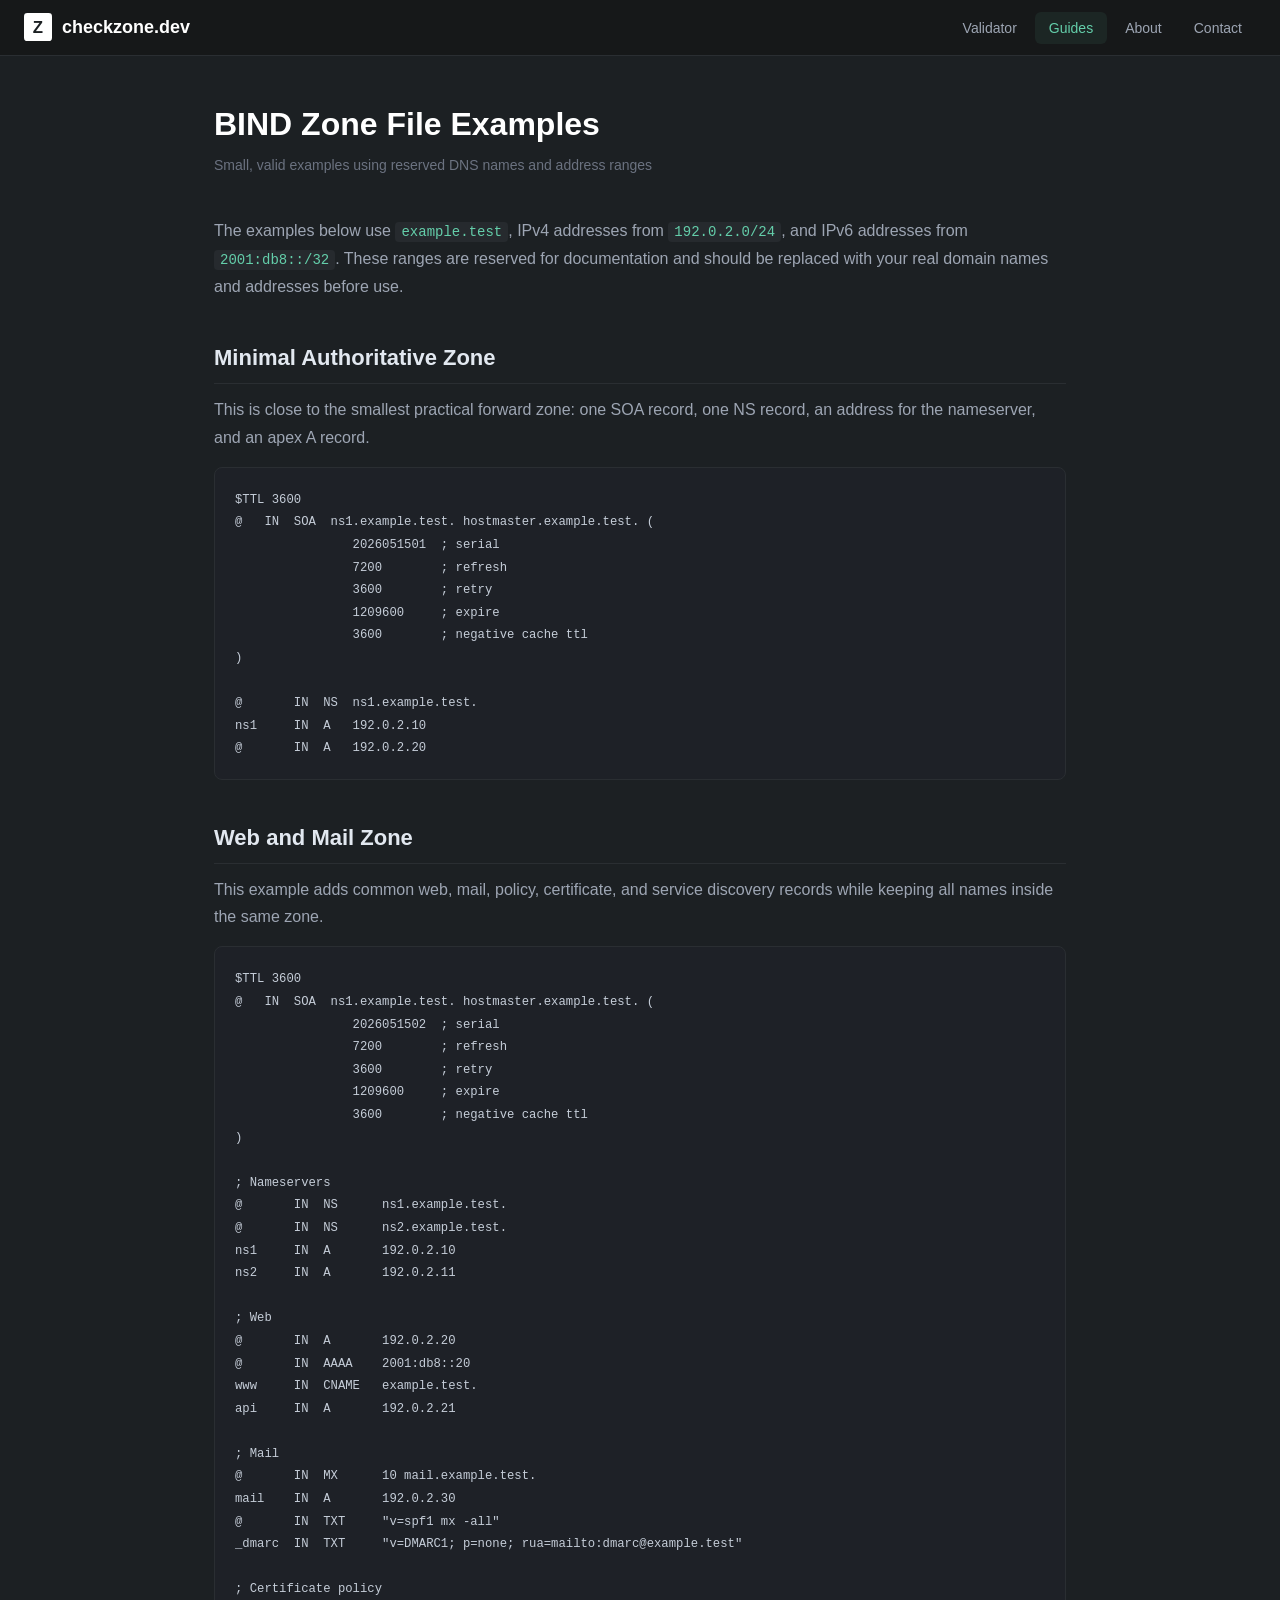
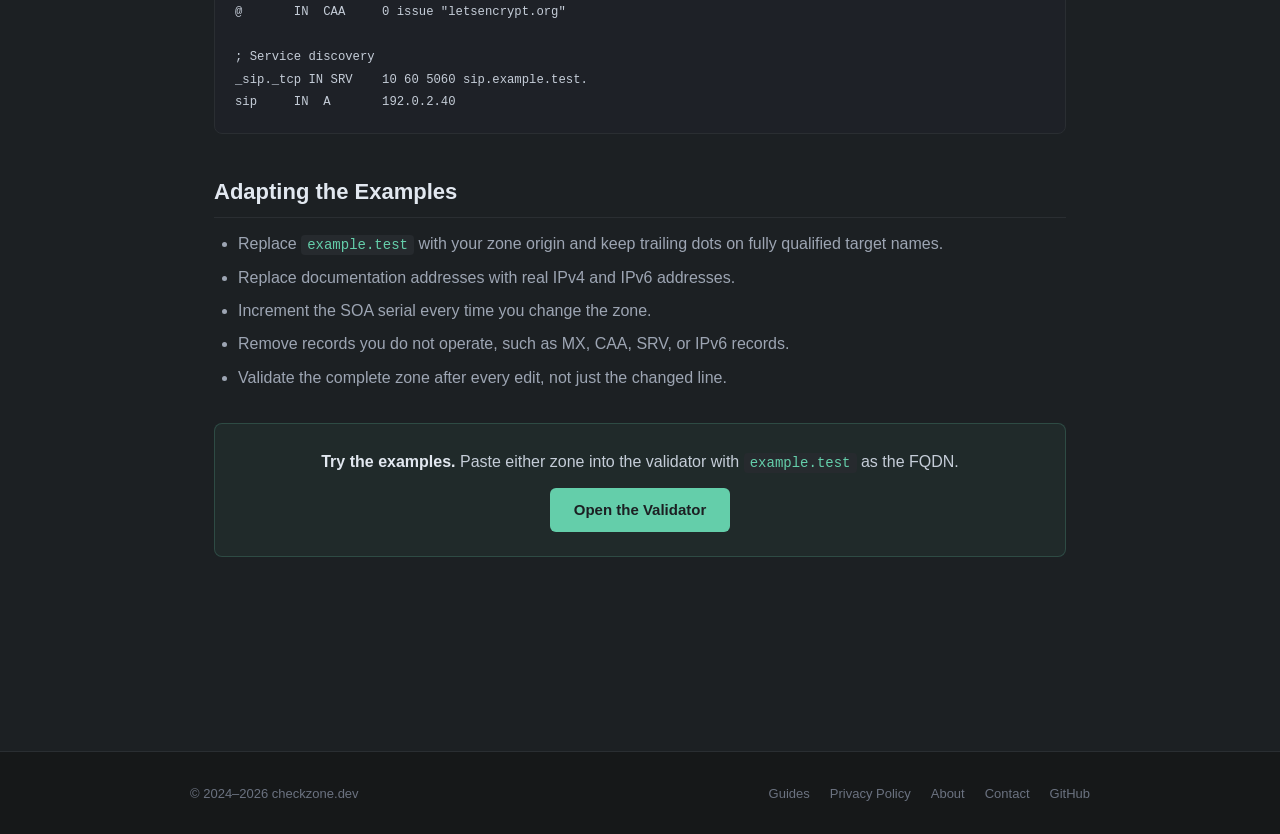
<file: guides/bind-zone-file-examples.html>
<!DOCTYPE html>
<html lang="en">

<head>
    <meta charset="utf-8" />
    <meta name="viewport" content="width=device-width, initial-scale=1" />
    <title>BIND Zone File Examples | checkzone.dev</title>
    <meta name="description" content="Validated BIND zone file examples using reserved domains and IP address ranges, including a minimal zone and a practical web and mail zone." />

    <meta property="og:title" content="BIND Zone File Examples" />
    <meta property="og:description" content="Working BIND zone file examples you can validate and adapt." />
    <meta property="og:type" content="article" />
    <meta property="og:url" content="https://checkzone.dev/guides/bind-zone-file-examples.html" />

    <link rel="canonical" href="https://checkzone.dev/guides/bind-zone-file-examples.html" />
    <link rel="icon" href="data:image/svg+xml,<svg xmlns='http://www.w3.org/2000/svg' viewBox='0 0 100 100'><rect rx='12' width='100' height='100' fill='%2364ceaa'/><text x='50' y='72' font-size='60' text-anchor='middle' fill='%231c2023' font-family='sans-serif' font-weight='bold'>Z</text></svg>" />
    <link rel="stylesheet" href="/css/style.css" />

    <script async src="https://www.googletagmanager.com/gtag/js?id=G-QL2F6CRE1Q"></script>
    <script>window.dataLayer = window.dataLayer || []; function gtag(){dataLayer.push(arguments);} gtag('js', new Date()); gtag('config', 'G-QL2F6CRE1Q');</script>
    <script async src="https://pagead2.googlesyndication.com/pagead/js/adsbygoogle.js?client=ca-pub-5332513065156036" crossorigin="anonymous"></script>

    <!-- Zerobased analytics -->
    <script defer src="https://t.zerobased.dev/script.js" data-website-id="abf0cabc-adbc-4d31-b899-e253889879b8"></script>
</head>

<body>
    <nav class="site-nav"><a href="/" class="site-nav__brand"><svg xmlns="http://www.w3.org/2000/svg" viewBox="0 0 100 100"><rect rx="12" width="100" height="100" fill="currentColor"/><text x="50" y="72" font-size="60" text-anchor="middle" fill="#1c2023" font-family="sans-serif" font-weight="bold">Z</text></svg>checkzone.dev</a><button class="site-nav__toggle" aria-label="Toggle navigation"><svg viewBox="0 0 24 24"><path d="M3 6h18v2H3V6zm0 5h18v2H3v-2zm0 5h18v2H3v-2z"/></svg></button><ul class="site-nav__links"><li><a href="/">Validator</a></li><li><a href="/guides/" class="active">Guides</a></li><li><a href="/about.html">About</a></li><li><a href="/contact.html">Contact</a></li></ul></nav>

    <main class="page-content">
        <h1>BIND Zone File Examples</h1>
        <p class="page-subtitle">Small, valid examples using reserved DNS names and address ranges</p>

        <p>The examples below use <code>example.test</code>, IPv4 addresses from <code>192.0.2.0/24</code>, and IPv6 addresses from <code>2001:db8::/32</code>. These ranges are reserved for documentation and should be replaced with your real domain names and addresses before use.</p>

        <h2>Minimal Authoritative Zone</h2>
        <p>This is close to the smallest practical forward zone: one SOA record, one NS record, an address for the nameserver, and an apex A record.</p>
        <pre><code>$TTL 3600
@   IN  SOA  ns1.example.test. hostmaster.example.test. (
                2026051501  ; serial
                7200        ; refresh
                3600        ; retry
                1209600     ; expire
                3600        ; negative cache ttl
)

@       IN  NS  ns1.example.test.
ns1     IN  A   192.0.2.10
@       IN  A   192.0.2.20</code></pre>

        <h2>Web and Mail Zone</h2>
        <p>This example adds common web, mail, policy, certificate, and service discovery records while keeping all names inside the same zone.</p>
        <pre><code>$TTL 3600
@   IN  SOA  ns1.example.test. hostmaster.example.test. (
                2026051502  ; serial
                7200        ; refresh
                3600        ; retry
                1209600     ; expire
                3600        ; negative cache ttl
)

; Nameservers
@       IN  NS      ns1.example.test.
@       IN  NS      ns2.example.test.
ns1     IN  A       192.0.2.10
ns2     IN  A       192.0.2.11

; Web
@       IN  A       192.0.2.20
@       IN  AAAA    2001:db8::20
www     IN  CNAME   example.test.
api     IN  A       192.0.2.21

; Mail
@       IN  MX      10 mail.example.test.
mail    IN  A       192.0.2.30
@       IN  TXT     "v=spf1 mx -all"
_dmarc  IN  TXT     "v=DMARC1; p=none; rua=mailto:dmarc@example.test"

; Certificate policy
@       IN  CAA     0 issue "letsencrypt.org"

; Service discovery
_sip._tcp IN SRV    10 60 5060 sip.example.test.
sip     IN  A       192.0.2.40</code></pre>

        <h2>Adapting the Examples</h2>
        <ul>
            <li>Replace <code>example.test</code> with your zone origin and keep trailing dots on fully qualified target names.</li>
            <li>Replace documentation addresses with real IPv4 and IPv6 addresses.</li>
            <li>Increment the SOA serial every time you change the zone.</li>
            <li>Remove records you do not operate, such as MX, CAA, SRV, or IPv6 records.</li>
            <li>Validate the complete zone after every edit, not just the changed line.</li>
        </ul>

        <div class="cta-box"><p><strong>Try the examples.</strong> Paste either zone into the validator with <code>example.test</code> as the FQDN.</p><a href="/" class="btn">Open the Validator</a></div>
        <div class="ad-container"><ins class="adsbygoogle" style="display:block" data-ad-client="ca-pub-5332513065156036" data-ad-slot="auto" data-ad-format="auto" data-full-width-responsive="true"></ins><script>(adsbygoogle = window.adsbygoogle || []).push({});</script></div>
    </main>

    <footer class="site-footer"><div class="site-footer__inner"><span>&copy; 2024&ndash;2026 checkzone.dev</span><ul class="site-footer__links"><li><a href="/guides/">Guides</a></li><li><a href="/privacy.html">Privacy Policy</a></li><li><a href="/about.html">About</a></li><li><a href="/contact.html">Contact</a></li><li><a href="https://github.com/woodjme/bind-validation-web" target="_blank" rel="noopener">GitHub</a></li></ul></div></footer>
    <script>document.querySelector('.site-nav__toggle').addEventListener('click', function () { document.querySelector('.site-nav__links').classList.toggle('open'); });</script>
</body>

</html>
</file>
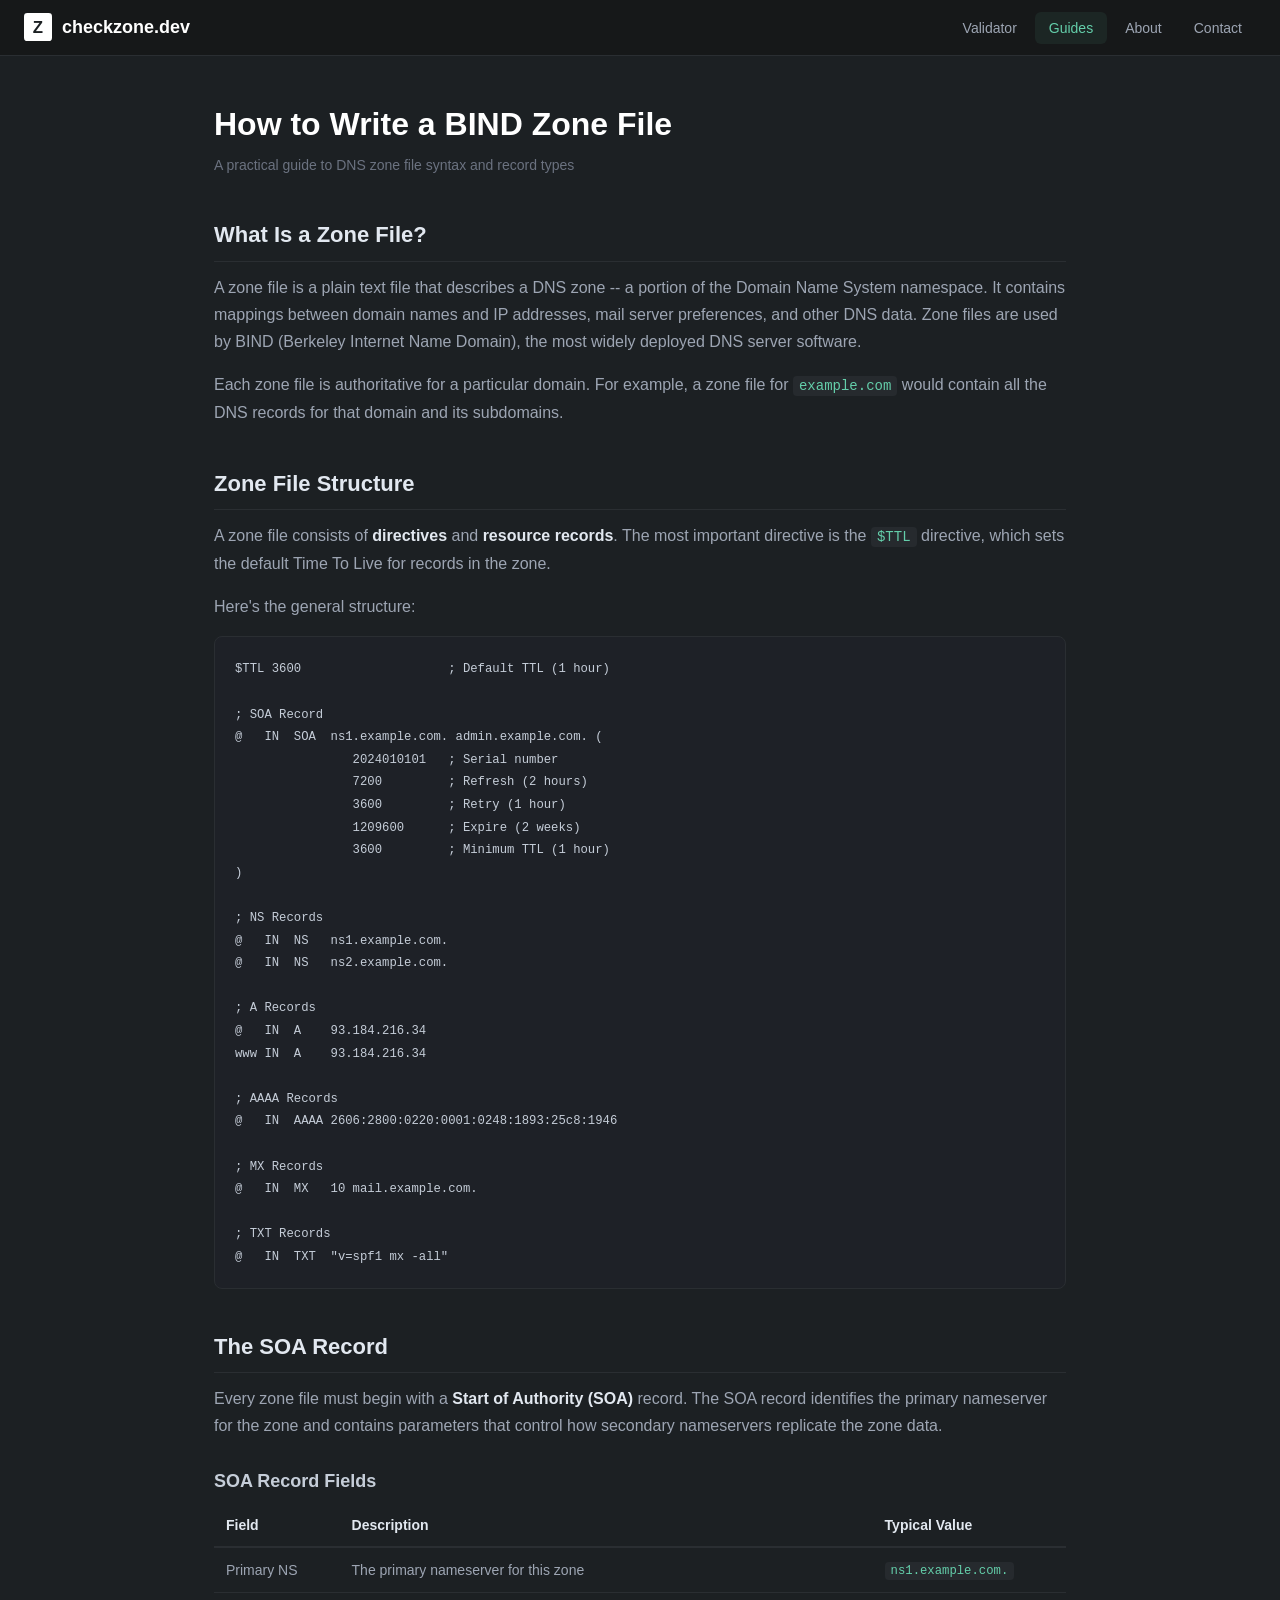
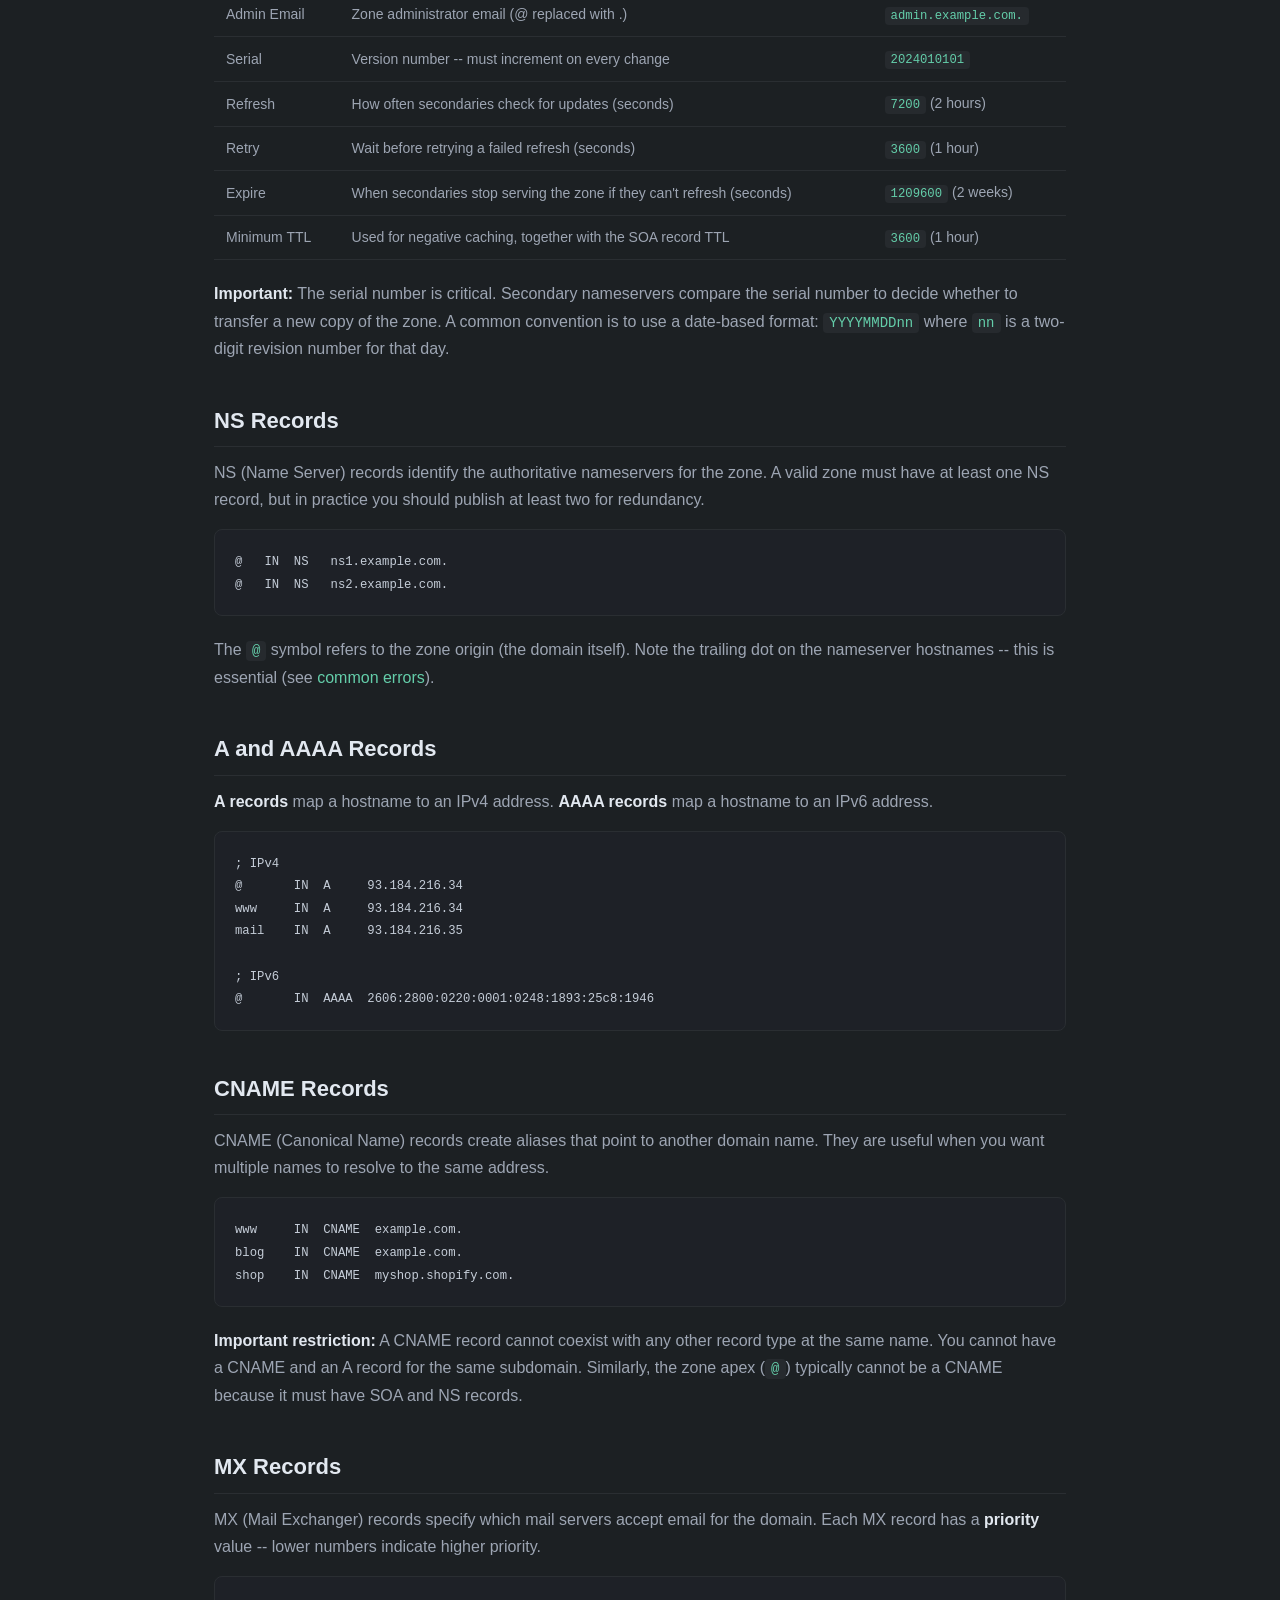
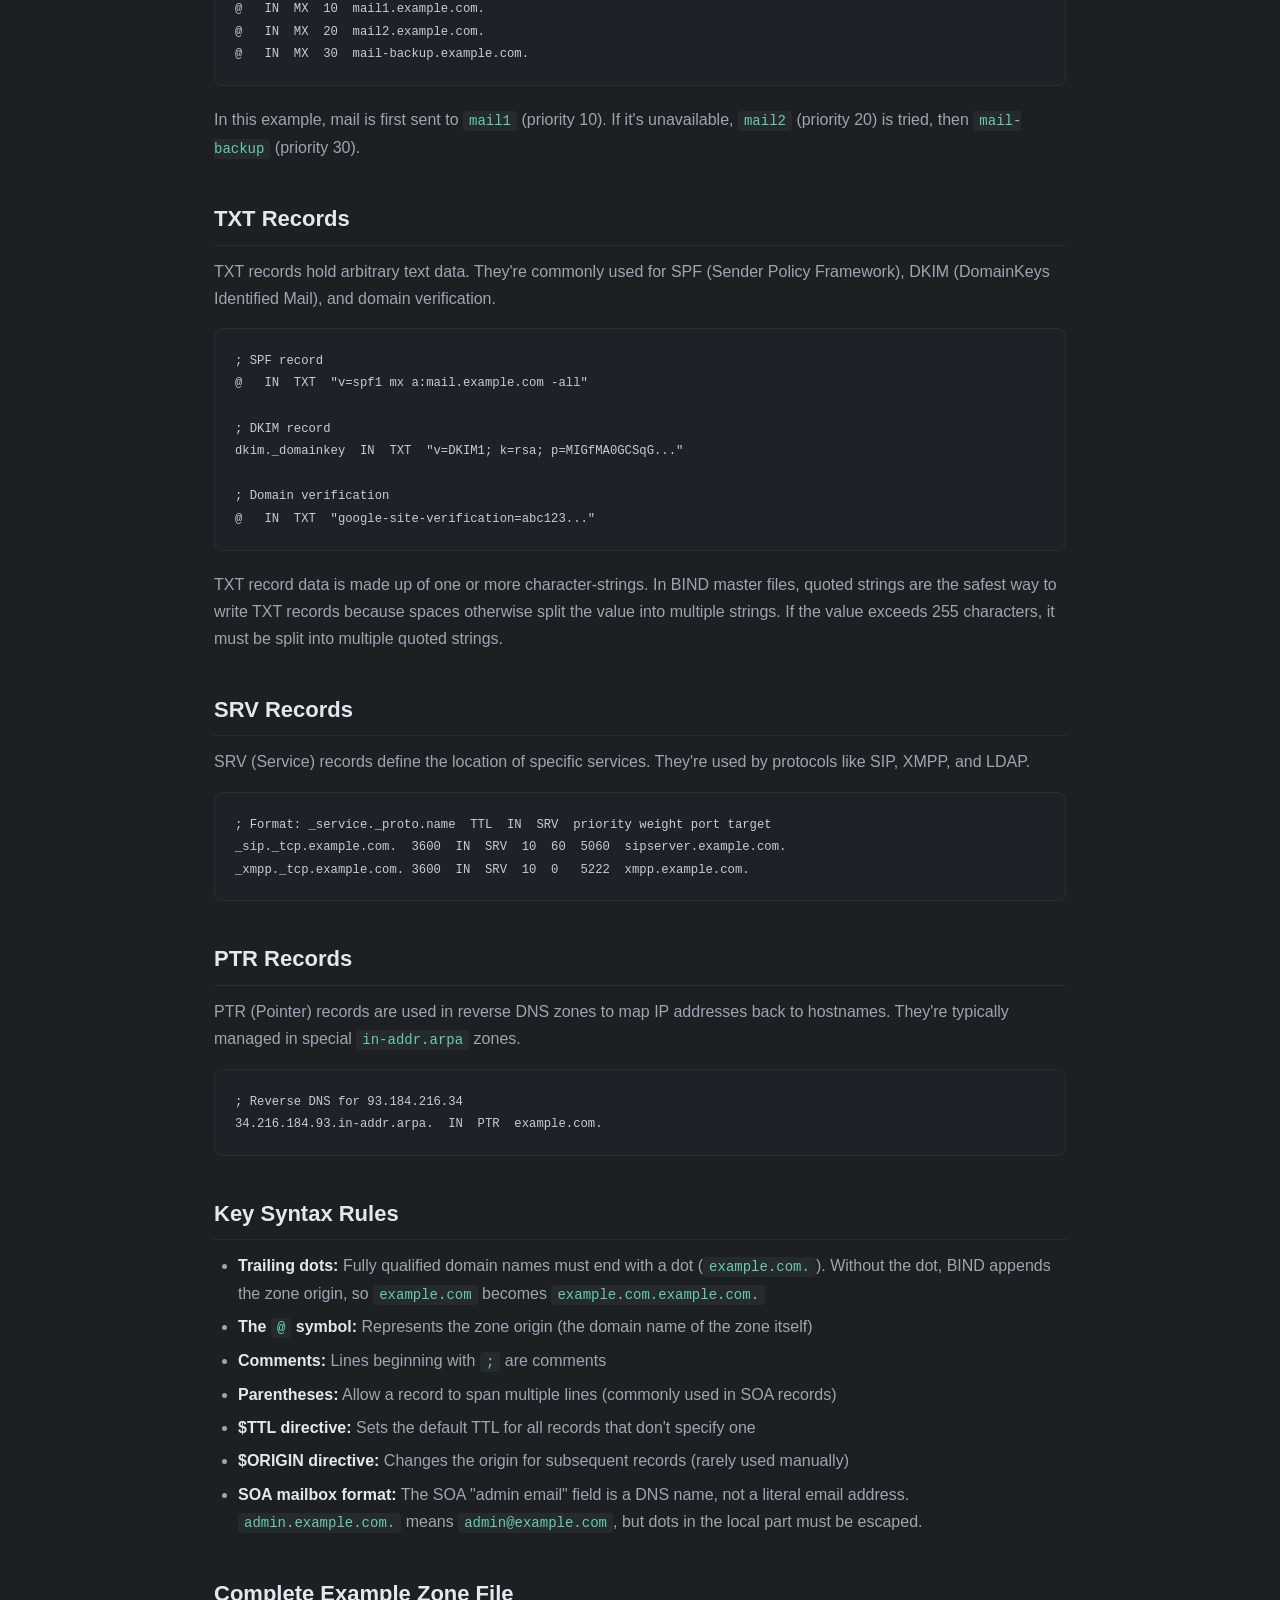
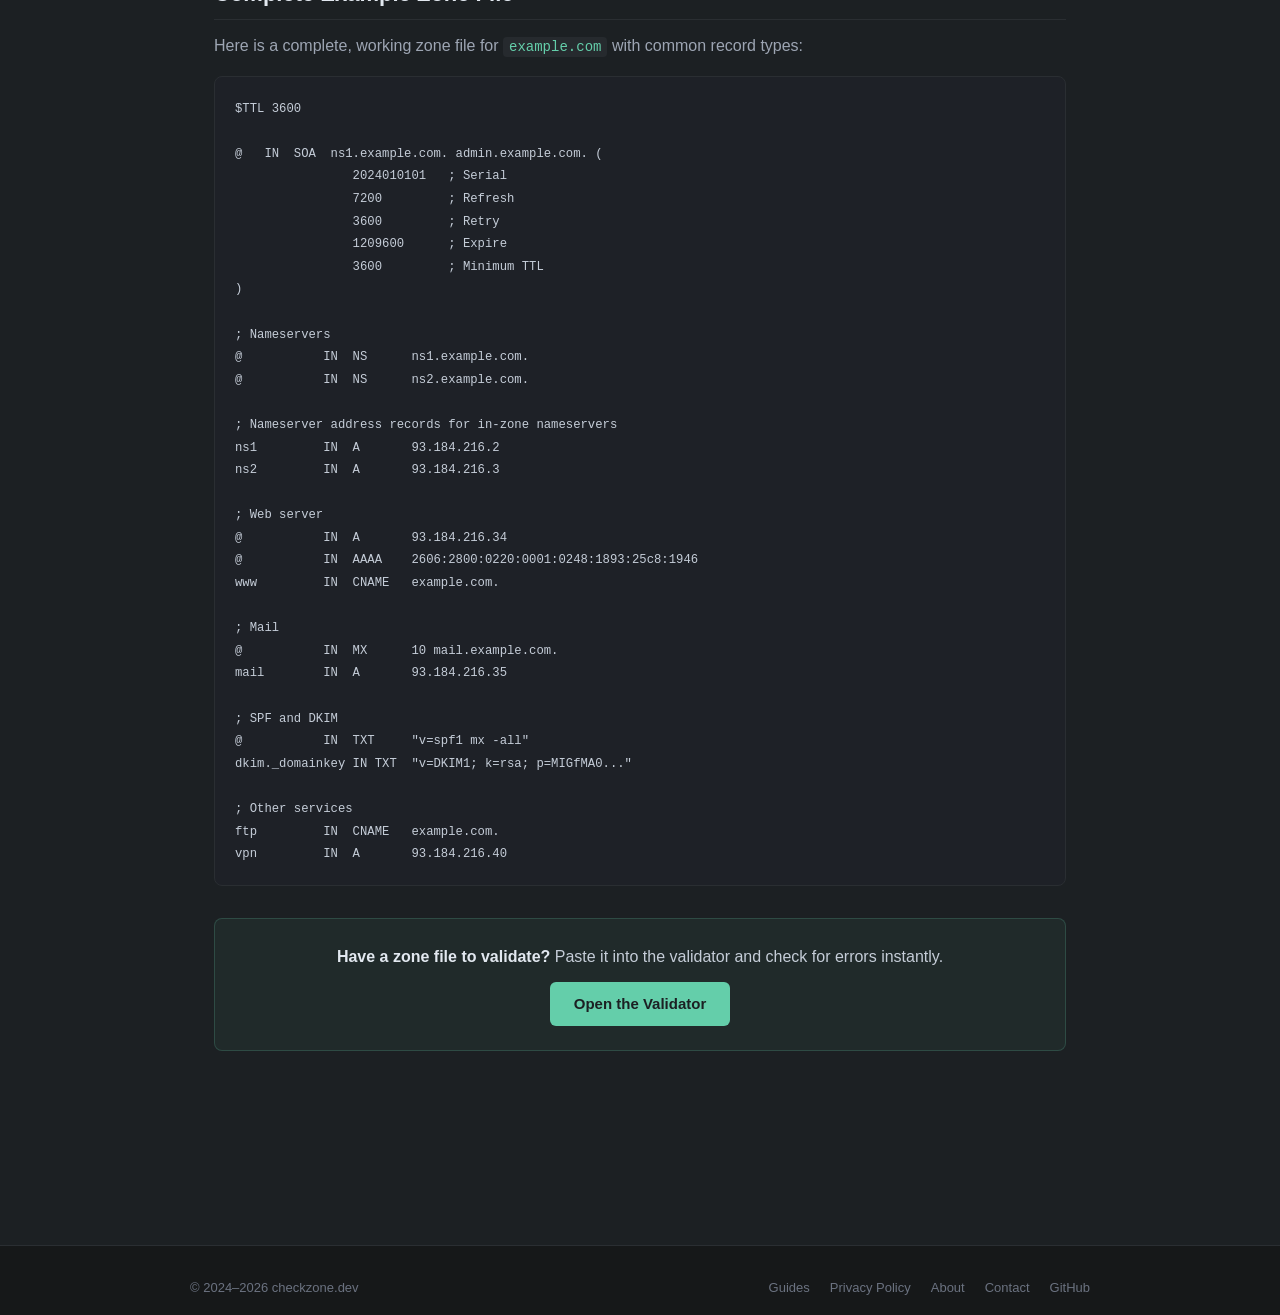
<file: guides/bind-zone-file-guide.html>
<!DOCTYPE html>
<html lang="en">

<head>
    <meta charset="utf-8" />
    <meta name="viewport" content="width=device-width, initial-scale=1" />
    <title>How to Write a BIND Zone File - Practical Guide | checkzone.dev</title>
    <meta name="description" content="Learn how to write a BIND zone file from scratch. This guide covers SOA records, NS records, A, AAAA, CNAME, MX, TXT, and SRV record types with examples." />

    <!-- Open Graph -->
    <meta property="og:title" content="How to Write a BIND Zone File - Practical Guide" />
    <meta property="og:description" content="Learn how to write a BIND zone file from scratch with practical examples of every common record type." />
    <meta property="og:type" content="article" />
    <meta property="og:url" content="https://checkzone.dev/guides/bind-zone-file-guide.html" />

    <link rel="canonical" href="https://checkzone.dev/guides/bind-zone-file-guide.html" />
    <link rel="icon" href="data:image/svg+xml,<svg xmlns='http://www.w3.org/2000/svg' viewBox='0 0 100 100'><rect rx='12' width='100' height='100' fill='%2364ceaa'/><text x='50' y='72' font-size='60' text-anchor='middle' fill='%231c2023' font-family='sans-serif' font-weight='bold'>Z</text></svg>" />
    <link rel="stylesheet" href="/css/style.css" />

    <!-- Google tag (gtag.js) -->
    <script async src="https://www.googletagmanager.com/gtag/js?id=G-QL2F6CRE1Q"></script>
    <script>
    window.dataLayer = window.dataLayer || [];
    function gtag(){dataLayer.push(arguments);}
    gtag('js', new Date());
    gtag('config', 'G-QL2F6CRE1Q');
    </script>

    <!-- Google AdSense -->
    <script async src="https://pagead2.googlesyndication.com/pagead/js/adsbygoogle.js?client=ca-pub-5332513065156036" crossorigin="anonymous"></script>

    <!-- Zerobased analytics -->
    <script defer src="https://t.zerobased.dev/script.js" data-website-id="abf0cabc-adbc-4d31-b899-e253889879b8"></script>
</head>

<body>
    <!-- Navigation -->
    <nav class="site-nav">
        <a href="/" class="site-nav__brand">
            <svg xmlns="http://www.w3.org/2000/svg" viewBox="0 0 100 100"><rect rx="12" width="100" height="100" fill="currentColor"/><text x="50" y="72" font-size="60" text-anchor="middle" fill="#1c2023" font-family="sans-serif" font-weight="bold">Z</text></svg>
            checkzone.dev
        </a>
        <button class="site-nav__toggle" aria-label="Toggle navigation">
            <svg viewBox="0 0 24 24"><path d="M3 6h18v2H3V6zm0 5h18v2H3v-2zm0 5h18v2H3v-2z"/></svg>
        </button>
        <ul class="site-nav__links">
            <li><a href="/">Validator</a></li>
            <li><a href="/guides/" class="active">Guides</a></li>
            <li><a href="/about.html">About</a></li>
            <li><a href="/contact.html">Contact</a></li>
        </ul>
    </nav>

    <main class="page-content">
        <h1>How to Write a BIND Zone File</h1>
        <p class="page-subtitle">A practical guide to DNS zone file syntax and record types</p>

        <h2>What Is a Zone File?</h2>
        <p>A zone file is a plain text file that describes a DNS zone -- a portion of the Domain Name System namespace. It contains mappings between domain names and IP addresses, mail server preferences, and other DNS data. Zone files are used by BIND (Berkeley Internet Name Domain), the most widely deployed DNS server software.</p>
        <p>Each zone file is authoritative for a particular domain. For example, a zone file for <code>example.com</code> would contain all the DNS records for that domain and its subdomains.</p>

        <h2>Zone File Structure</h2>
        <p>A zone file consists of <strong>directives</strong> and <strong>resource records</strong>. The most important directive is the <code>$TTL</code> directive, which sets the default Time To Live for records in the zone.</p>
        <p>Here's the general structure:</p>
        <pre><code>$TTL 3600                    ; Default TTL (1 hour)

; SOA Record
@   IN  SOA  ns1.example.com. admin.example.com. (
                2024010101   ; Serial number
                7200         ; Refresh (2 hours)
                3600         ; Retry (1 hour)
                1209600      ; Expire (2 weeks)
                3600         ; Minimum TTL (1 hour)
)

; NS Records
@   IN  NS   ns1.example.com.
@   IN  NS   ns2.example.com.

; A Records
@   IN  A    93.184.216.34
www IN  A    93.184.216.34

; AAAA Records
@   IN  AAAA 2606:2800:0220:0001:0248:1893:25c8:1946

; MX Records
@   IN  MX   10 mail.example.com.

; TXT Records
@   IN  TXT  "v=spf1 mx -all"</code></pre>

        <h2>The SOA Record</h2>
        <p>Every zone file must begin with a <strong>Start of Authority (SOA)</strong> record. The SOA record identifies the primary nameserver for the zone and contains parameters that control how secondary nameservers replicate the zone data.</p>

        <h3>SOA Record Fields</h3>
        <table>
            <thead>
                <tr>
                    <th>Field</th>
                    <th>Description</th>
                    <th>Typical Value</th>
                </tr>
            </thead>
            <tbody>
                <tr>
                    <td>Primary NS</td>
                    <td>The primary nameserver for this zone</td>
                    <td><code>ns1.example.com.</code></td>
                </tr>
                <tr>
                    <td>Admin Email</td>
                    <td>Zone administrator email (@ replaced with .)</td>
                    <td><code>admin.example.com.</code></td>
                </tr>
                <tr>
                    <td>Serial</td>
                    <td>Version number -- must increment on every change</td>
                    <td><code>2024010101</code></td>
                </tr>
                <tr>
                    <td>Refresh</td>
                    <td>How often secondaries check for updates (seconds)</td>
                    <td><code>7200</code> (2 hours)</td>
                </tr>
                <tr>
                    <td>Retry</td>
                    <td>Wait before retrying a failed refresh (seconds)</td>
                    <td><code>3600</code> (1 hour)</td>
                </tr>
                <tr>
                    <td>Expire</td>
                    <td>When secondaries stop serving the zone if they can't refresh (seconds)</td>
                    <td><code>1209600</code> (2 weeks)</td>
                </tr>
                <tr>
                    <td>Minimum TTL</td>
                    <td>Used for negative caching, together with the SOA record TTL</td>
                    <td><code>3600</code> (1 hour)</td>
                </tr>
            </tbody>
        </table>

        <p><strong>Important:</strong> The serial number is critical. Secondary nameservers compare the serial number to decide whether to transfer a new copy of the zone. A common convention is to use a date-based format: <code>YYYYMMDDnn</code> where <code>nn</code> is a two-digit revision number for that day.</p>

        <h2>NS Records</h2>
        <p>NS (Name Server) records identify the authoritative nameservers for the zone. A valid zone must have at least one NS record, but in practice you should publish at least two for redundancy.</p>
        <pre><code>@   IN  NS   ns1.example.com.
@   IN  NS   ns2.example.com.</code></pre>
        <p>The <code>@</code> symbol refers to the zone origin (the domain itself). Note the trailing dot on the nameserver hostnames -- this is essential (see <a href="/guides/common-bind-errors.html">common errors</a>).</p>

        <h2>A and AAAA Records</h2>
        <p><strong>A records</strong> map a hostname to an IPv4 address. <strong>AAAA records</strong> map a hostname to an IPv6 address.</p>
        <pre><code>; IPv4
@       IN  A     93.184.216.34
www     IN  A     93.184.216.34
mail    IN  A     93.184.216.35

; IPv6
@       IN  AAAA  2606:2800:0220:0001:0248:1893:25c8:1946</code></pre>

        <h2>CNAME Records</h2>
        <p>CNAME (Canonical Name) records create aliases that point to another domain name. They are useful when you want multiple names to resolve to the same address.</p>
        <pre><code>www     IN  CNAME  example.com.
blog    IN  CNAME  example.com.
shop    IN  CNAME  myshop.shopify.com.</code></pre>
        <p><strong>Important restriction:</strong> A CNAME record cannot coexist with any other record type at the same name. You cannot have a CNAME and an A record for the same subdomain. Similarly, the zone apex (<code>@</code>) typically cannot be a CNAME because it must have SOA and NS records.</p>

        <h2>MX Records</h2>
        <p>MX (Mail Exchanger) records specify which mail servers accept email for the domain. Each MX record has a <strong>priority</strong> value -- lower numbers indicate higher priority.</p>
        <pre><code>@   IN  MX  10  mail1.example.com.
@   IN  MX  20  mail2.example.com.
@   IN  MX  30  mail-backup.example.com.</code></pre>
        <p>In this example, mail is first sent to <code>mail1</code> (priority 10). If it's unavailable, <code>mail2</code> (priority 20) is tried, then <code>mail-backup</code> (priority 30).</p>

        <h2>TXT Records</h2>
        <p>TXT records hold arbitrary text data. They're commonly used for SPF (Sender Policy Framework), DKIM (DomainKeys Identified Mail), and domain verification.</p>
        <pre><code>; SPF record
@   IN  TXT  "v=spf1 mx a:mail.example.com -all"

; DKIM record
dkim._domainkey  IN  TXT  "v=DKIM1; k=rsa; p=MIGfMA0GCSqG..."

; Domain verification
@   IN  TXT  "google-site-verification=abc123..."</code></pre>
        <p>TXT record data is made up of one or more character-strings. In BIND master files, quoted strings are the safest way to write TXT records because spaces otherwise split the value into multiple strings. If the value exceeds 255 characters, it must be split into multiple quoted strings.</p>

        <h2>SRV Records</h2>
        <p>SRV (Service) records define the location of specific services. They're used by protocols like SIP, XMPP, and LDAP.</p>
        <pre><code>; Format: _service._proto.name  TTL  IN  SRV  priority weight port target
_sip._tcp.example.com.  3600  IN  SRV  10  60  5060  sipserver.example.com.
_xmpp._tcp.example.com. 3600  IN  SRV  10  0   5222  xmpp.example.com.</code></pre>

        <h2>PTR Records</h2>
        <p>PTR (Pointer) records are used in reverse DNS zones to map IP addresses back to hostnames. They're typically managed in special <code>in-addr.arpa</code> zones.</p>
        <pre><code>; Reverse DNS for 93.184.216.34
34.216.184.93.in-addr.arpa.  IN  PTR  example.com.</code></pre>

        <h2>Key Syntax Rules</h2>
        <ul>
            <li><strong>Trailing dots:</strong> Fully qualified domain names must end with a dot (<code>example.com.</code>). Without the dot, BIND appends the zone origin, so <code>example.com</code> becomes <code>example.com.example.com.</code></li>
            <li><strong>The <code>@</code> symbol:</strong> Represents the zone origin (the domain name of the zone itself)</li>
            <li><strong>Comments:</strong> Lines beginning with <code>;</code> are comments</li>
            <li><strong>Parentheses:</strong> Allow a record to span multiple lines (commonly used in SOA records)</li>
            <li><strong>$TTL directive:</strong> Sets the default TTL for all records that don't specify one</li>
            <li><strong>$ORIGIN directive:</strong> Changes the origin for subsequent records (rarely used manually)</li>
            <li><strong>SOA mailbox format:</strong> The SOA "admin email" field is a DNS name, not a literal email address. <code>admin.example.com.</code> means <code>admin@example.com</code>, but dots in the local part must be escaped.</li>
        </ul>

        <h2>Complete Example Zone File</h2>
        <p>Here is a complete, working zone file for <code>example.com</code> with common record types:</p>
        <pre><code>$TTL 3600

@   IN  SOA  ns1.example.com. admin.example.com. (
                2024010101   ; Serial
                7200         ; Refresh
                3600         ; Retry
                1209600      ; Expire
                3600         ; Minimum TTL
)

; Nameservers
@           IN  NS      ns1.example.com.
@           IN  NS      ns2.example.com.

; Nameserver address records for in-zone nameservers
ns1         IN  A       93.184.216.2
ns2         IN  A       93.184.216.3

; Web server
@           IN  A       93.184.216.34
@           IN  AAAA    2606:2800:0220:0001:0248:1893:25c8:1946
www         IN  CNAME   example.com.

; Mail
@           IN  MX      10 mail.example.com.
mail        IN  A       93.184.216.35

; SPF and DKIM
@           IN  TXT     "v=spf1 mx -all"
dkim._domainkey IN TXT  "v=DKIM1; k=rsa; p=MIGfMA0..."

; Other services
ftp         IN  CNAME   example.com.
vpn         IN  A       93.184.216.40</code></pre>

        <div class="cta-box">
            <p><strong>Have a zone file to validate?</strong> Paste it into the validator and check for errors instantly.</p>
            <a href="/" class="btn">Open the Validator</a>
        </div>

        <!-- Ad Unit -->
        <div class="ad-container">
            <ins class="adsbygoogle"
                 style="display:block"
                 data-ad-client="ca-pub-5332513065156036"
                 data-ad-slot="auto"
                 data-ad-format="auto"
                 data-full-width-responsive="true"></ins>
            <script>(adsbygoogle = window.adsbygoogle || []).push({});</script>
        </div>
    </main>

    <!-- Footer -->
    <footer class="site-footer">
        <div class="site-footer__inner">
            <span>&copy; 2024&ndash;2026 checkzone.dev</span>
            <ul class="site-footer__links">
                <li><a href="/guides/">Guides</a></li>
                <li><a href="/privacy.html">Privacy Policy</a></li>
                <li><a href="/about.html">About</a></li>
                <li><a href="/contact.html">Contact</a></li>
                <li><a href="https://github.com/woodjme/bind-validation-web" target="_blank" rel="noopener">GitHub</a></li>
            </ul>
        </div>
    </footer>

    <script>
        document.querySelector('.site-nav__toggle').addEventListener('click', function () {
            document.querySelector('.site-nav__links').classList.toggle('open');
        });
    </script>
</body>

</html>
</file>
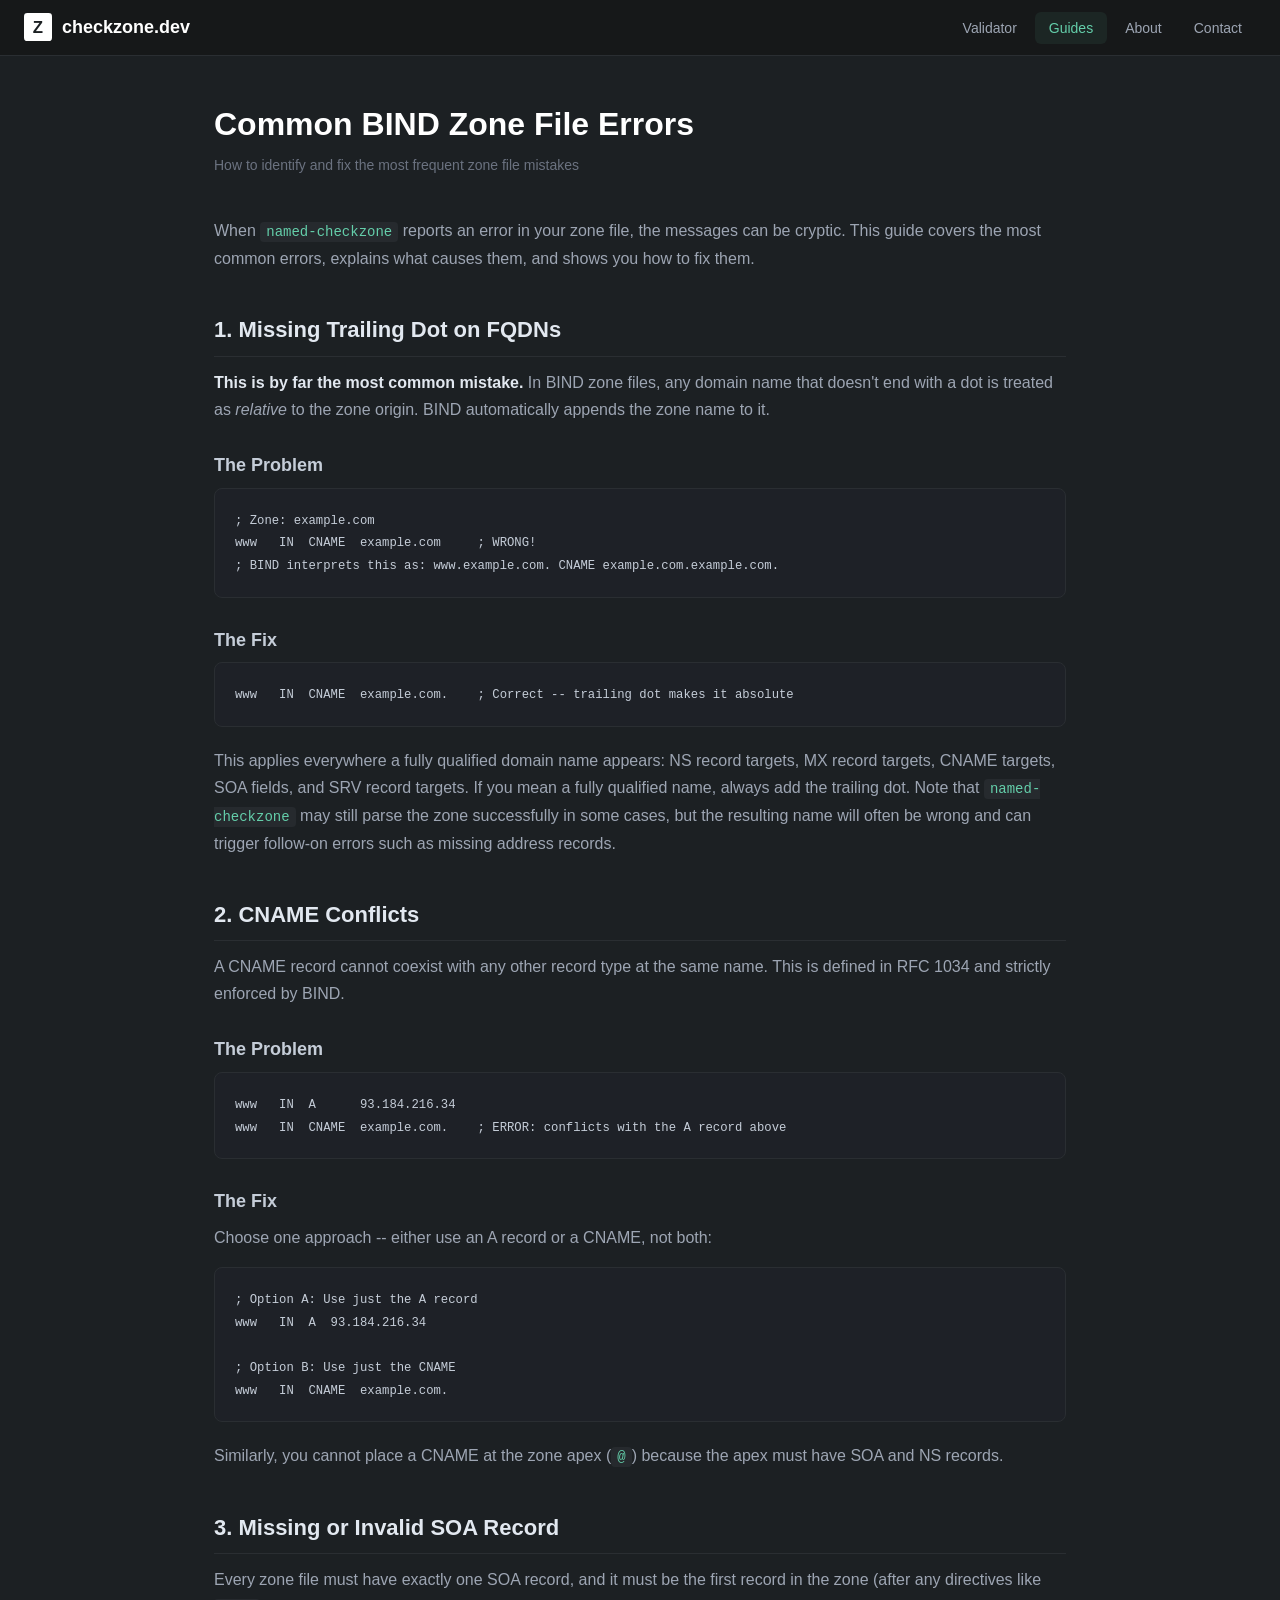
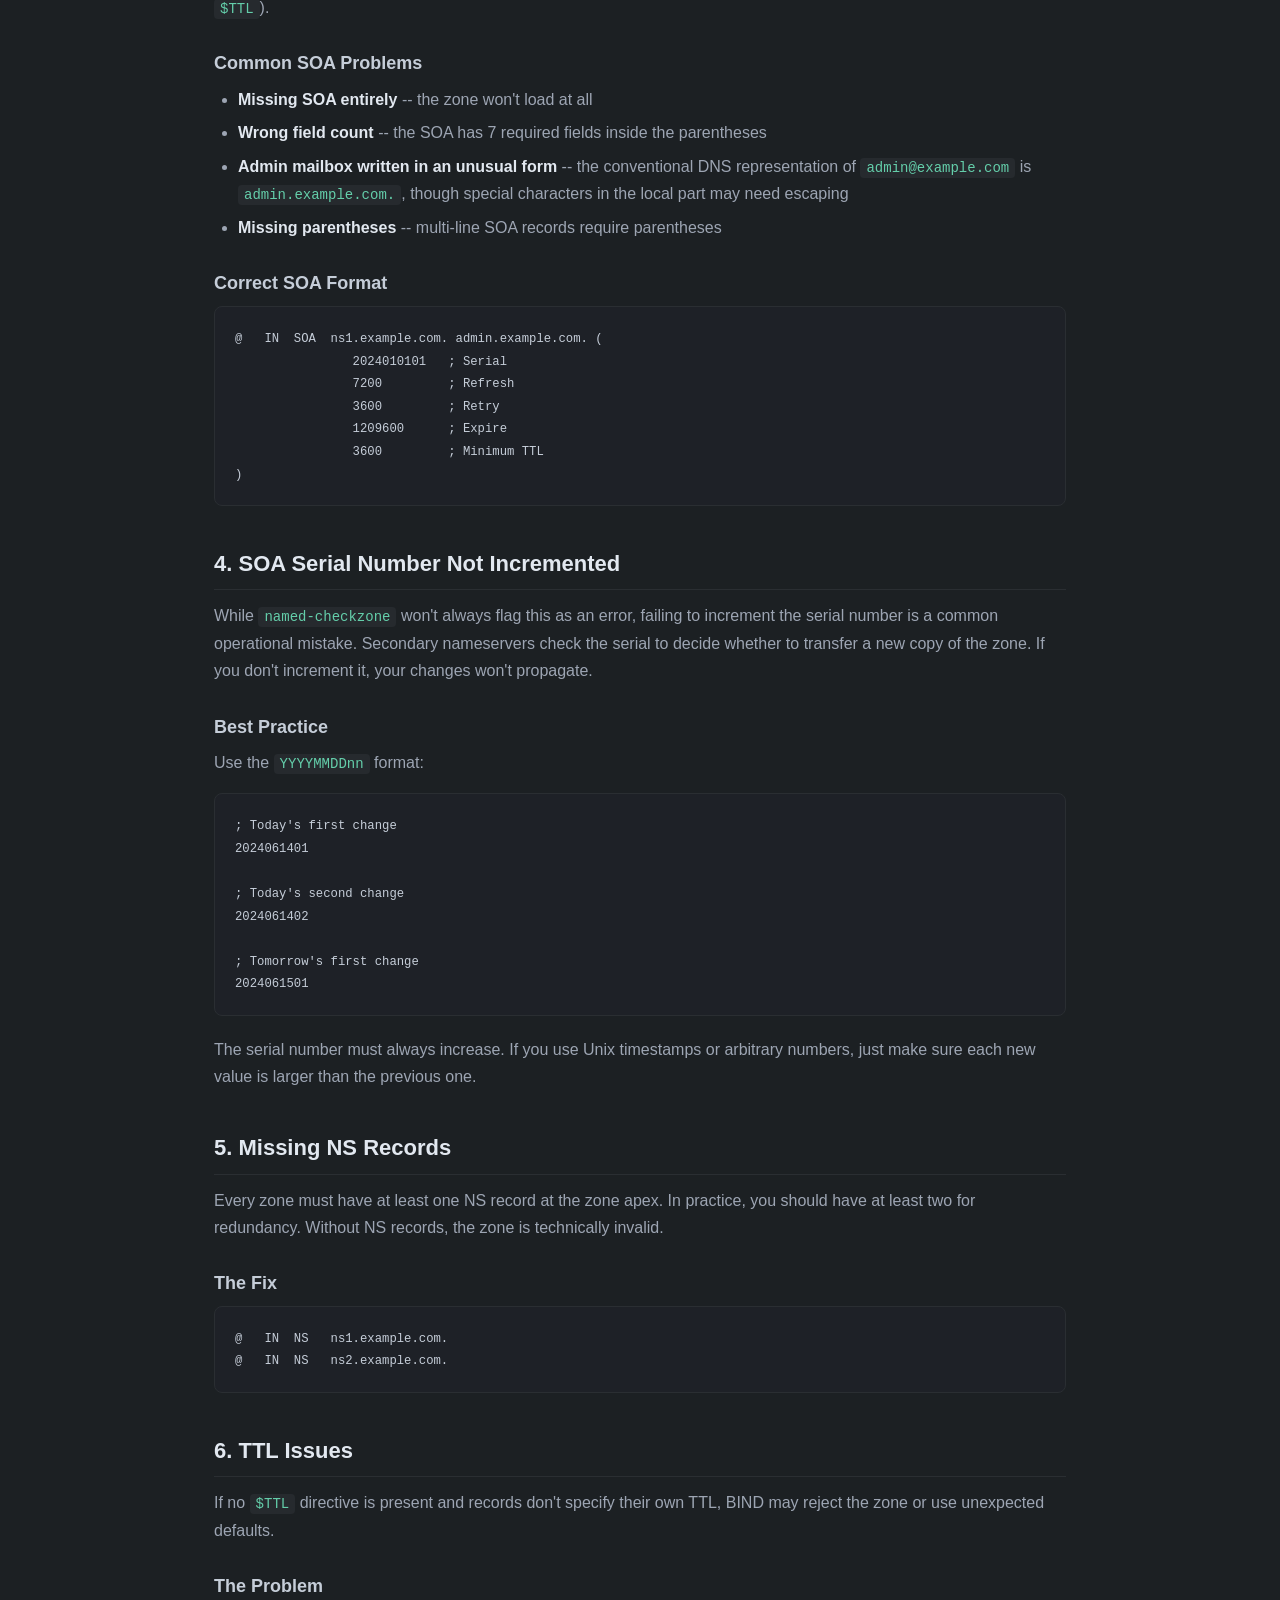
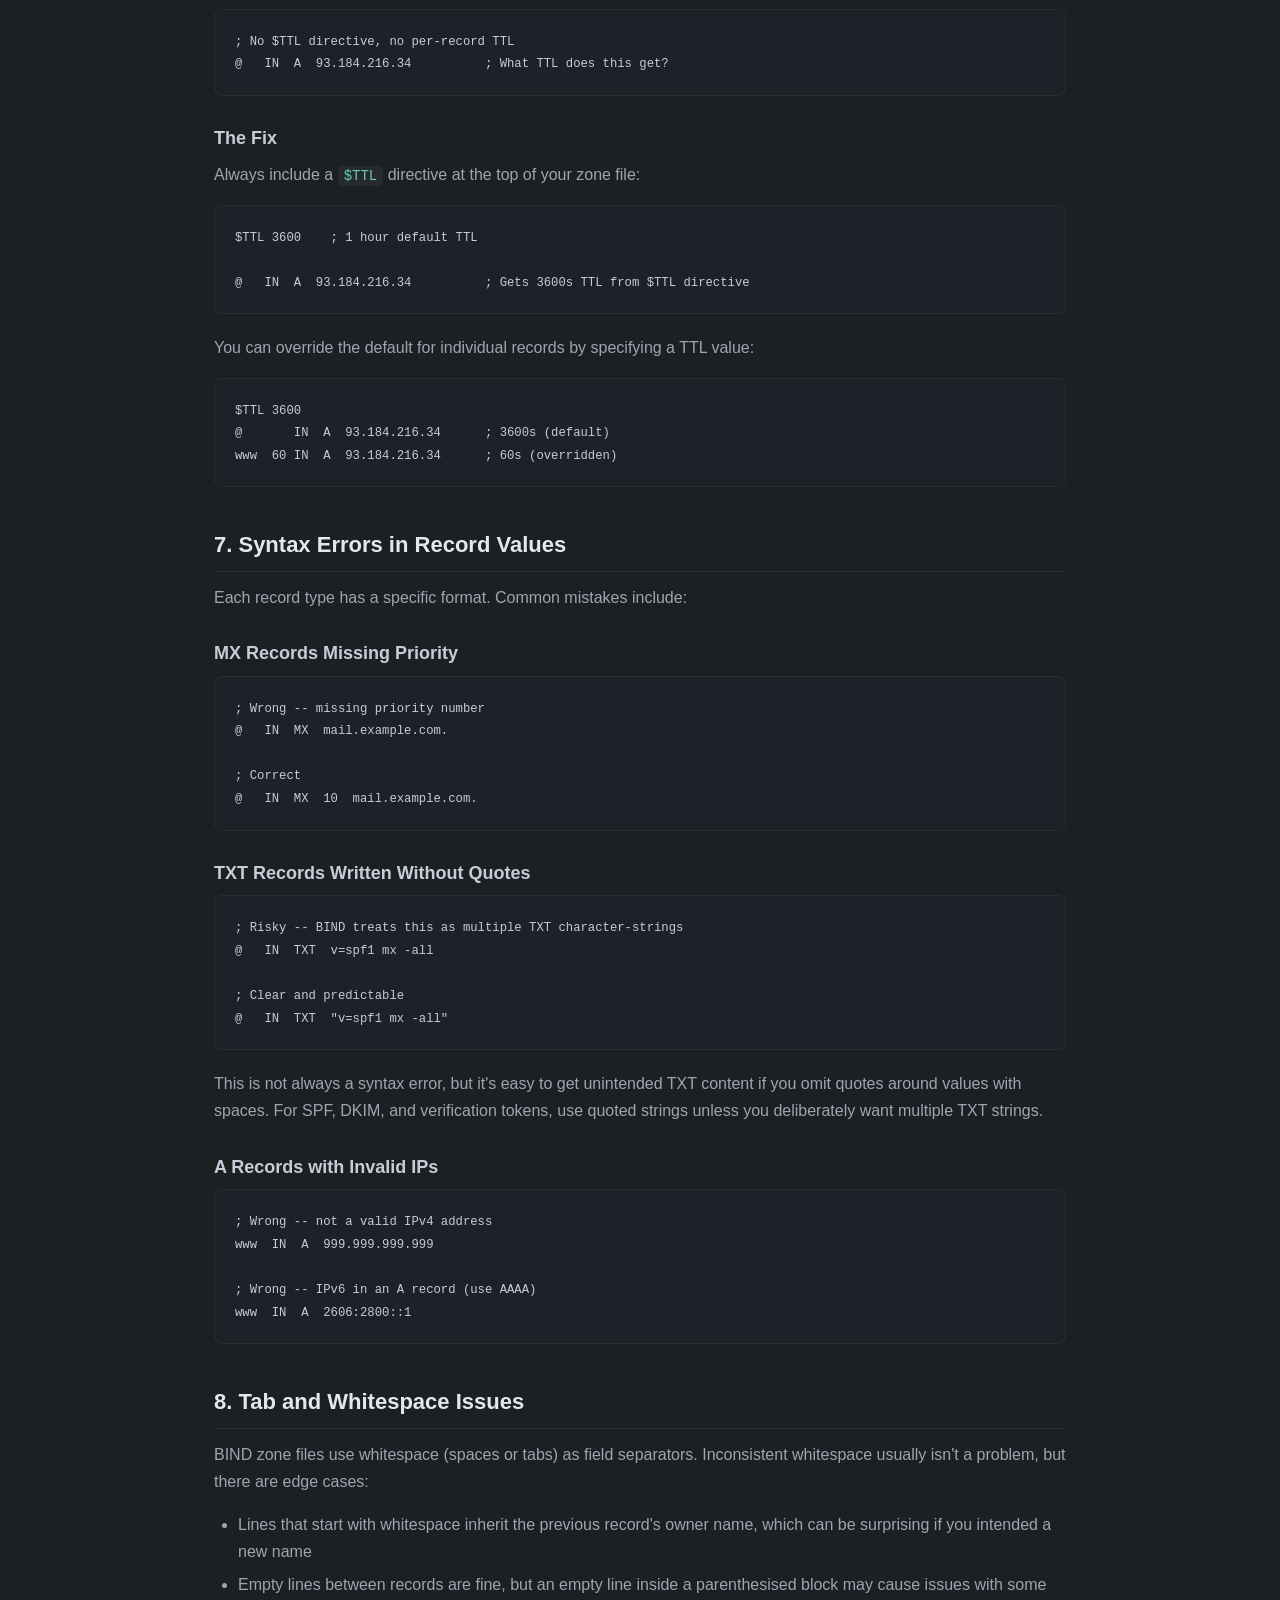
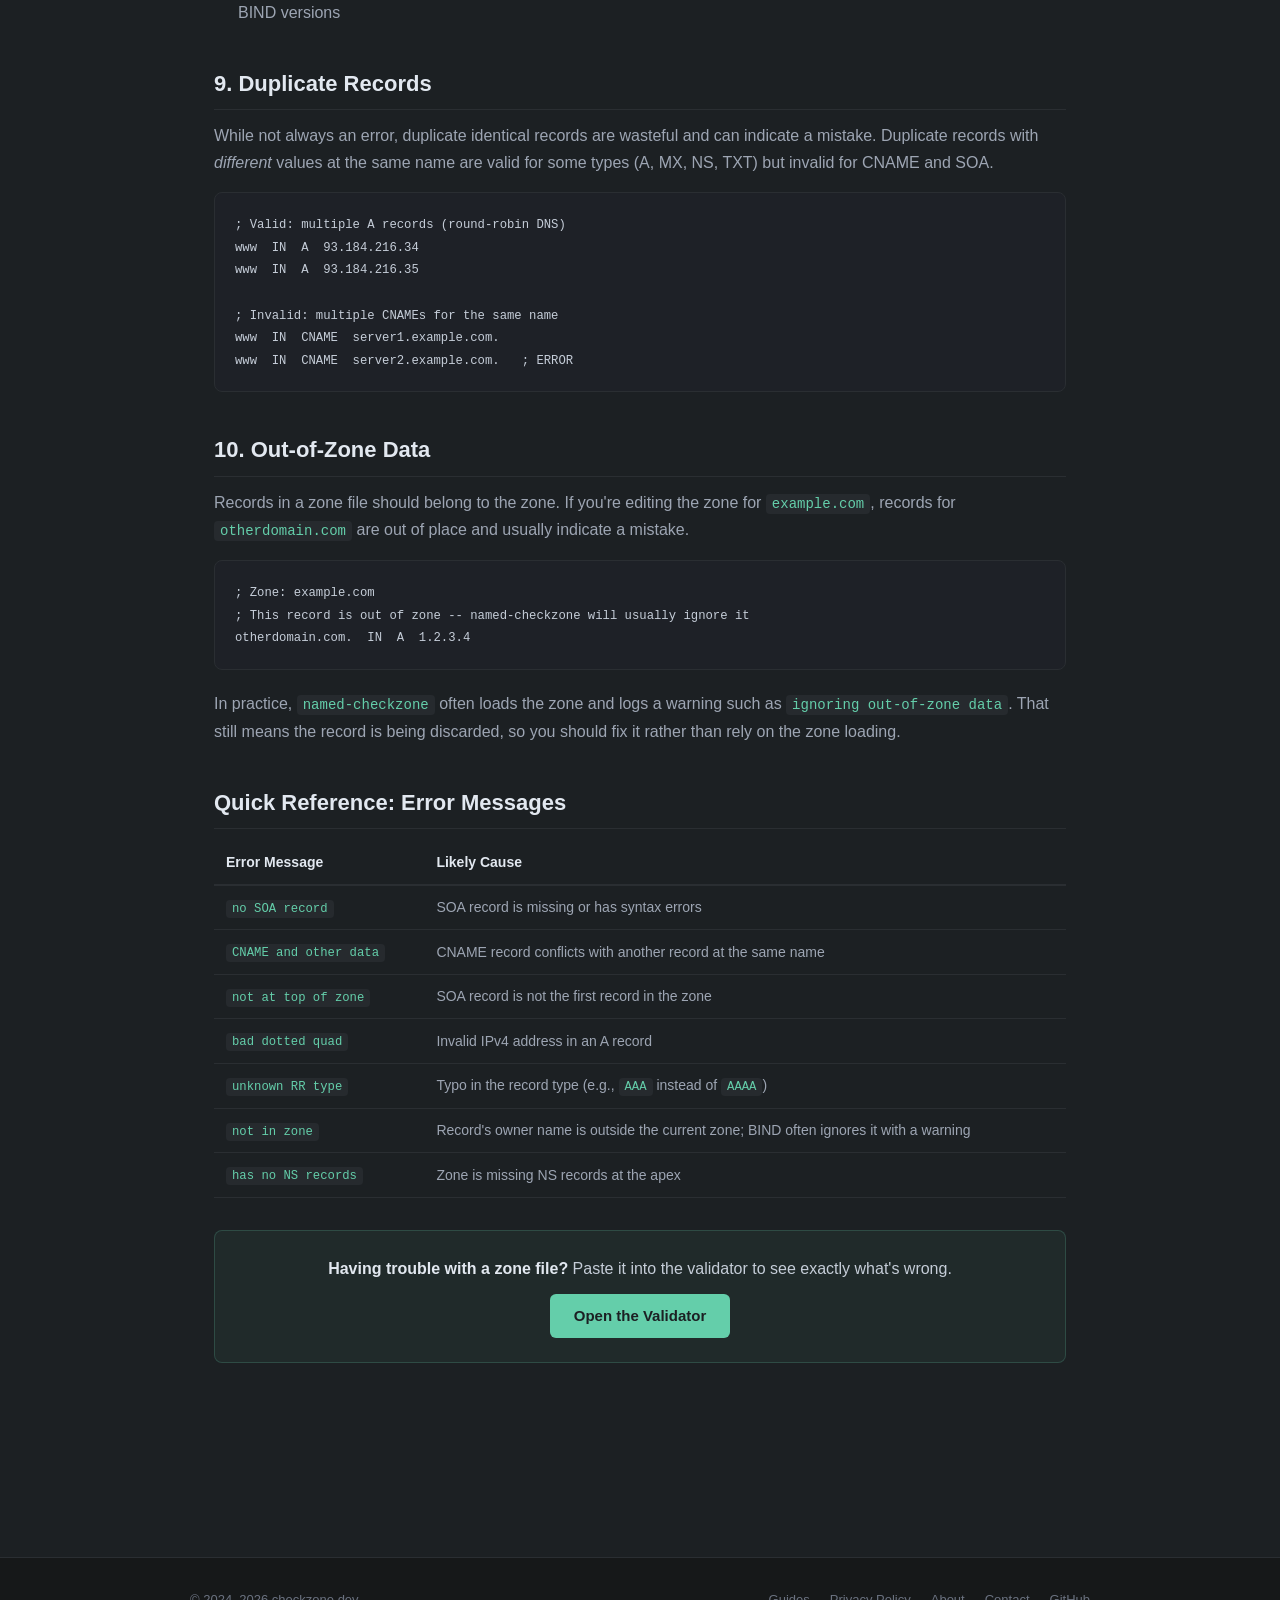
<file: guides/common-bind-errors.html>
<!DOCTYPE html>
<html lang="en">

<head>
    <meta charset="utf-8" />
    <meta name="viewport" content="width=device-width, initial-scale=1" />
    <title>Common BIND Zone File Errors and How to Fix Them | checkzone.dev</title>
    <meta name="description" content="Troubleshoot the most common BIND zone file errors including missing trailing dots, CNAME conflicts, SOA serial issues, and more. Each error explained with fixes." />

    <!-- Open Graph -->
    <meta property="og:title" content="Common BIND Zone File Errors and How to Fix Them" />
    <meta property="og:description" content="Troubleshoot common BIND zone file errors. Each error explained with examples and fixes." />
    <meta property="og:type" content="article" />
    <meta property="og:url" content="https://checkzone.dev/guides/common-bind-errors.html" />

    <link rel="canonical" href="https://checkzone.dev/guides/common-bind-errors.html" />
    <link rel="icon" href="data:image/svg+xml,<svg xmlns='http://www.w3.org/2000/svg' viewBox='0 0 100 100'><rect rx='12' width='100' height='100' fill='%2364ceaa'/><text x='50' y='72' font-size='60' text-anchor='middle' fill='%231c2023' font-family='sans-serif' font-weight='bold'>Z</text></svg>" />
    <link rel="stylesheet" href="/css/style.css" />

    <!-- Google tag (gtag.js) -->
    <script async src="https://www.googletagmanager.com/gtag/js?id=G-QL2F6CRE1Q"></script>
    <script>
    window.dataLayer = window.dataLayer || [];
    function gtag(){dataLayer.push(arguments);}
    gtag('js', new Date());
    gtag('config', 'G-QL2F6CRE1Q');
    </script>

    <!-- Google AdSense -->
    <script async src="https://pagead2.googlesyndication.com/pagead/js/adsbygoogle.js?client=ca-pub-5332513065156036" crossorigin="anonymous"></script>

    <!-- Zerobased analytics -->
    <script defer src="https://t.zerobased.dev/script.js" data-website-id="abf0cabc-adbc-4d31-b899-e253889879b8"></script>
</head>

<body>
    <!-- Navigation -->
    <nav class="site-nav">
        <a href="/" class="site-nav__brand">
            <svg xmlns="http://www.w3.org/2000/svg" viewBox="0 0 100 100"><rect rx="12" width="100" height="100" fill="currentColor"/><text x="50" y="72" font-size="60" text-anchor="middle" fill="#1c2023" font-family="sans-serif" font-weight="bold">Z</text></svg>
            checkzone.dev
        </a>
        <button class="site-nav__toggle" aria-label="Toggle navigation">
            <svg viewBox="0 0 24 24"><path d="M3 6h18v2H3V6zm0 5h18v2H3v-2zm0 5h18v2H3v-2z"/></svg>
        </button>
        <ul class="site-nav__links">
            <li><a href="/">Validator</a></li>
            <li><a href="/guides/" class="active">Guides</a></li>
            <li><a href="/about.html">About</a></li>
            <li><a href="/contact.html">Contact</a></li>
        </ul>
    </nav>

    <main class="page-content">
        <h1>Common BIND Zone File Errors</h1>
        <p class="page-subtitle">How to identify and fix the most frequent zone file mistakes</p>

        <p>When <code>named-checkzone</code> reports an error in your zone file, the messages can be cryptic. This guide covers the most common errors, explains what causes them, and shows you how to fix them.</p>

        <h2>1. Missing Trailing Dot on FQDNs</h2>
        <p><strong>This is by far the most common mistake.</strong> In BIND zone files, any domain name that doesn't end with a dot is treated as <em>relative</em> to the zone origin. BIND automatically appends the zone name to it.</p>

        <h3>The Problem</h3>
        <pre><code>; Zone: example.com
www   IN  CNAME  example.com     ; WRONG!
; BIND interprets this as: www.example.com. CNAME example.com.example.com.</code></pre>

        <h3>The Fix</h3>
        <pre><code>www   IN  CNAME  example.com.    ; Correct -- trailing dot makes it absolute</code></pre>

        <p>This applies everywhere a fully qualified domain name appears: NS record targets, MX record targets, CNAME targets, SOA fields, and SRV record targets. If you mean a fully qualified name, always add the trailing dot. Note that <code>named-checkzone</code> may still parse the zone successfully in some cases, but the resulting name will often be wrong and can trigger follow-on errors such as missing address records.</p>

        <h2>2. CNAME Conflicts</h2>
        <p>A CNAME record cannot coexist with any other record type at the same name. This is defined in RFC 1034 and strictly enforced by BIND.</p>

        <h3>The Problem</h3>
        <pre><code>www   IN  A      93.184.216.34
www   IN  CNAME  example.com.    ; ERROR: conflicts with the A record above</code></pre>

        <h3>The Fix</h3>
        <p>Choose one approach -- either use an A record or a CNAME, not both:</p>
        <pre><code>; Option A: Use just the A record
www   IN  A  93.184.216.34

; Option B: Use just the CNAME
www   IN  CNAME  example.com.</code></pre>

        <p>Similarly, you cannot place a CNAME at the zone apex (<code>@</code>) because the apex must have SOA and NS records.</p>

        <h2>3. Missing or Invalid SOA Record</h2>
        <p>Every zone file must have exactly one SOA record, and it must be the first record in the zone (after any directives like <code>$TTL</code>).</p>

        <h3>Common SOA Problems</h3>
        <ul>
            <li><strong>Missing SOA entirely</strong> -- the zone won't load at all</li>
            <li><strong>Wrong field count</strong> -- the SOA has 7 required fields inside the parentheses</li>
            <li><strong>Admin mailbox written in an unusual form</strong> -- the conventional DNS representation of <code>admin@example.com</code> is <code>admin.example.com.</code>, though special characters in the local part may need escaping</li>
            <li><strong>Missing parentheses</strong> -- multi-line SOA records require parentheses</li>
        </ul>

        <h3>Correct SOA Format</h3>
        <pre><code>@   IN  SOA  ns1.example.com. admin.example.com. (
                2024010101   ; Serial
                7200         ; Refresh
                3600         ; Retry
                1209600      ; Expire
                3600         ; Minimum TTL
)</code></pre>

        <h2>4. SOA Serial Number Not Incremented</h2>
        <p>While <code>named-checkzone</code> won't always flag this as an error, failing to increment the serial number is a common operational mistake. Secondary nameservers check the serial to decide whether to transfer a new copy of the zone. If you don't increment it, your changes won't propagate.</p>

        <h3>Best Practice</h3>
        <p>Use the <code>YYYYMMDDnn</code> format:</p>
        <pre><code>; Today's first change
2024061401

; Today's second change
2024061402

; Tomorrow's first change
2024061501</code></pre>
        <p>The serial number must always increase. If you use Unix timestamps or arbitrary numbers, just make sure each new value is larger than the previous one.</p>

        <h2>5. Missing NS Records</h2>
        <p>Every zone must have at least one NS record at the zone apex. In practice, you should have at least two for redundancy. Without NS records, the zone is technically invalid.</p>

        <h3>The Fix</h3>
        <pre><code>@   IN  NS   ns1.example.com.
@   IN  NS   ns2.example.com.</code></pre>

        <h2>6. TTL Issues</h2>
        <p>If no <code>$TTL</code> directive is present and records don't specify their own TTL, BIND may reject the zone or use unexpected defaults.</p>

        <h3>The Problem</h3>
        <pre><code>; No $TTL directive, no per-record TTL
@   IN  A  93.184.216.34          ; What TTL does this get?</code></pre>

        <h3>The Fix</h3>
        <p>Always include a <code>$TTL</code> directive at the top of your zone file:</p>
        <pre><code>$TTL 3600    ; 1 hour default TTL

@   IN  A  93.184.216.34          ; Gets 3600s TTL from $TTL directive</code></pre>
        <p>You can override the default for individual records by specifying a TTL value:</p>
        <pre><code>$TTL 3600
@       IN  A  93.184.216.34      ; 3600s (default)
www  60 IN  A  93.184.216.34      ; 60s (overridden)</code></pre>

        <h2>7. Syntax Errors in Record Values</h2>
        <p>Each record type has a specific format. Common mistakes include:</p>

        <h3>MX Records Missing Priority</h3>
        <pre><code>; Wrong -- missing priority number
@   IN  MX  mail.example.com.

; Correct
@   IN  MX  10  mail.example.com.</code></pre>

        <h3>TXT Records Written Without Quotes</h3>
        <pre><code>; Risky -- BIND treats this as multiple TXT character-strings
@   IN  TXT  v=spf1 mx -all

; Clear and predictable
@   IN  TXT  "v=spf1 mx -all"</code></pre>
        <p>This is not always a syntax error, but it's easy to get unintended TXT content if you omit quotes around values with spaces. For SPF, DKIM, and verification tokens, use quoted strings unless you deliberately want multiple TXT strings.</p>

        <h3>A Records with Invalid IPs</h3>
        <pre><code>; Wrong -- not a valid IPv4 address
www  IN  A  999.999.999.999

; Wrong -- IPv6 in an A record (use AAAA)
www  IN  A  2606:2800::1</code></pre>

        <h2>8. Tab and Whitespace Issues</h2>
        <p>BIND zone files use whitespace (spaces or tabs) as field separators. Inconsistent whitespace usually isn't a problem, but there are edge cases:</p>
        <ul>
            <li>Lines that start with whitespace inherit the previous record's owner name, which can be surprising if you intended a new name</li>
            <li>Empty lines between records are fine, but an empty line inside a parenthesised block may cause issues with some BIND versions</li>
        </ul>

        <h2>9. Duplicate Records</h2>
        <p>While not always an error, duplicate identical records are wasteful and can indicate a mistake. Duplicate records with <em>different</em> values at the same name are valid for some types (A, MX, NS, TXT) but invalid for CNAME and SOA.</p>
        <pre><code>; Valid: multiple A records (round-robin DNS)
www  IN  A  93.184.216.34
www  IN  A  93.184.216.35

; Invalid: multiple CNAMEs for the same name
www  IN  CNAME  server1.example.com.
www  IN  CNAME  server2.example.com.   ; ERROR</code></pre>

        <h2>10. Out-of-Zone Data</h2>
        <p>Records in a zone file should belong to the zone. If you're editing the zone for <code>example.com</code>, records for <code>otherdomain.com</code> are out of place and usually indicate a mistake.</p>
        <pre><code>; Zone: example.com
; This record is out of zone -- named-checkzone will usually ignore it
otherdomain.com.  IN  A  1.2.3.4</code></pre>
        <p>In practice, <code>named-checkzone</code> often loads the zone and logs a warning such as <code>ignoring out-of-zone data</code>. That still means the record is being discarded, so you should fix it rather than rely on the zone loading.</p>

        <h2>Quick Reference: Error Messages</h2>
        <table>
            <thead>
                <tr>
                    <th>Error Message</th>
                    <th>Likely Cause</th>
                </tr>
            </thead>
            <tbody>
                <tr>
                    <td><code>no SOA record</code></td>
                    <td>SOA record is missing or has syntax errors</td>
                </tr>
                <tr>
                    <td><code>CNAME and other data</code></td>
                    <td>CNAME record conflicts with another record at the same name</td>
                </tr>
                <tr>
                    <td><code>not at top of zone</code></td>
                    <td>SOA record is not the first record in the zone</td>
                </tr>
                <tr>
                    <td><code>bad dotted quad</code></td>
                    <td>Invalid IPv4 address in an A record</td>
                </tr>
                <tr>
                    <td><code>unknown RR type</code></td>
                    <td>Typo in the record type (e.g., <code>AAA</code> instead of <code>AAAA</code>)</td>
                </tr>
                <tr>
                    <td><code>not in zone</code></td>
                    <td>Record's owner name is outside the current zone; BIND often ignores it with a warning</td>
                </tr>
                <tr>
                    <td><code>has no NS records</code></td>
                    <td>Zone is missing NS records at the apex</td>
                </tr>
            </tbody>
        </table>

        <div class="cta-box">
            <p><strong>Having trouble with a zone file?</strong> Paste it into the validator to see exactly what's wrong.</p>
            <a href="/" class="btn">Open the Validator</a>
        </div>

        <!-- Ad Unit -->
        <div class="ad-container">
            <ins class="adsbygoogle"
                 style="display:block"
                 data-ad-client="ca-pub-5332513065156036"
                 data-ad-slot="auto"
                 data-ad-format="auto"
                 data-full-width-responsive="true"></ins>
            <script>(adsbygoogle = window.adsbygoogle || []).push({});</script>
        </div>
    </main>

    <!-- Footer -->
    <footer class="site-footer">
        <div class="site-footer__inner">
            <span>&copy; 2024&ndash;2026 checkzone.dev</span>
            <ul class="site-footer__links">
                <li><a href="/guides/">Guides</a></li>
                <li><a href="/privacy.html">Privacy Policy</a></li>
                <li><a href="/about.html">About</a></li>
                <li><a href="/contact.html">Contact</a></li>
                <li><a href="https://github.com/woodjme/bind-validation-web" target="_blank" rel="noopener">GitHub</a></li>
            </ul>
        </div>
    </footer>

    <script>
        document.querySelector('.site-nav__toggle').addEventListener('click', function () {
            document.querySelector('.site-nav__links').classList.toggle('open');
        });
    </script>
</body>

</html>
</file>
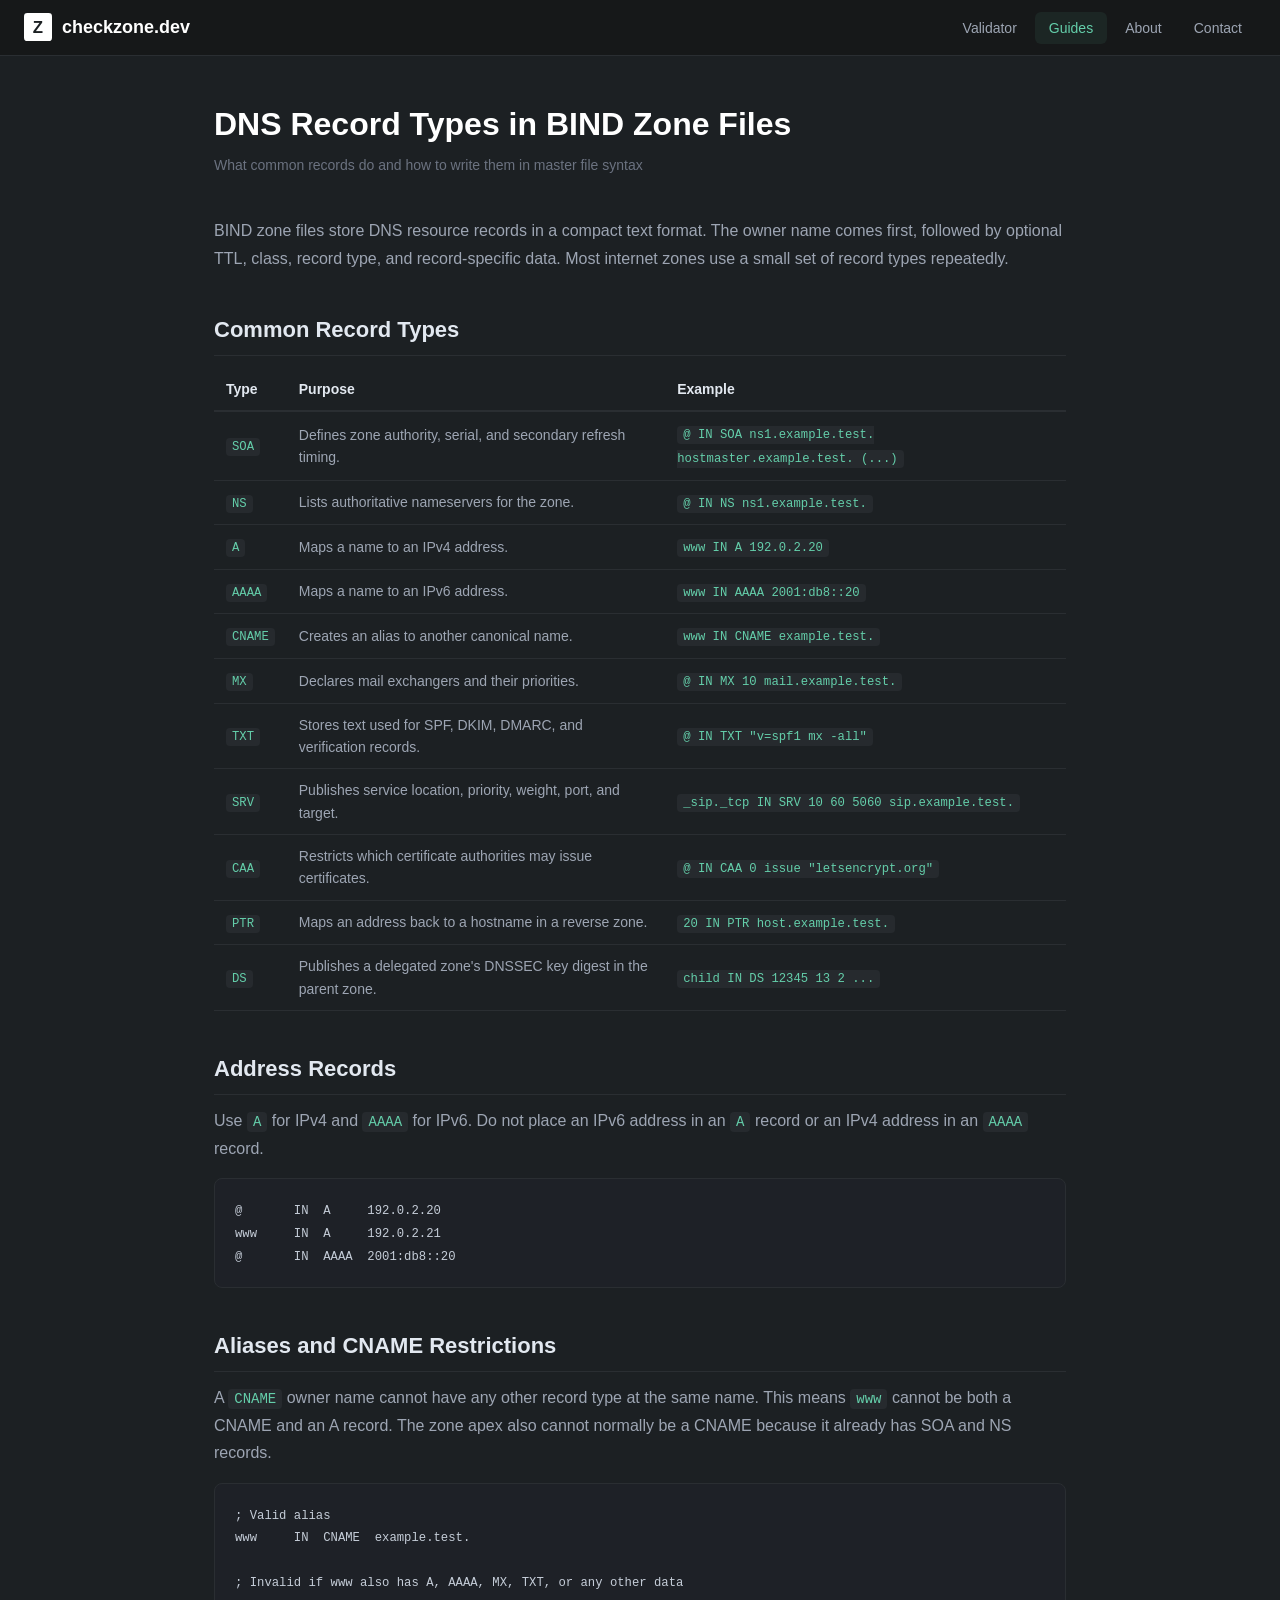
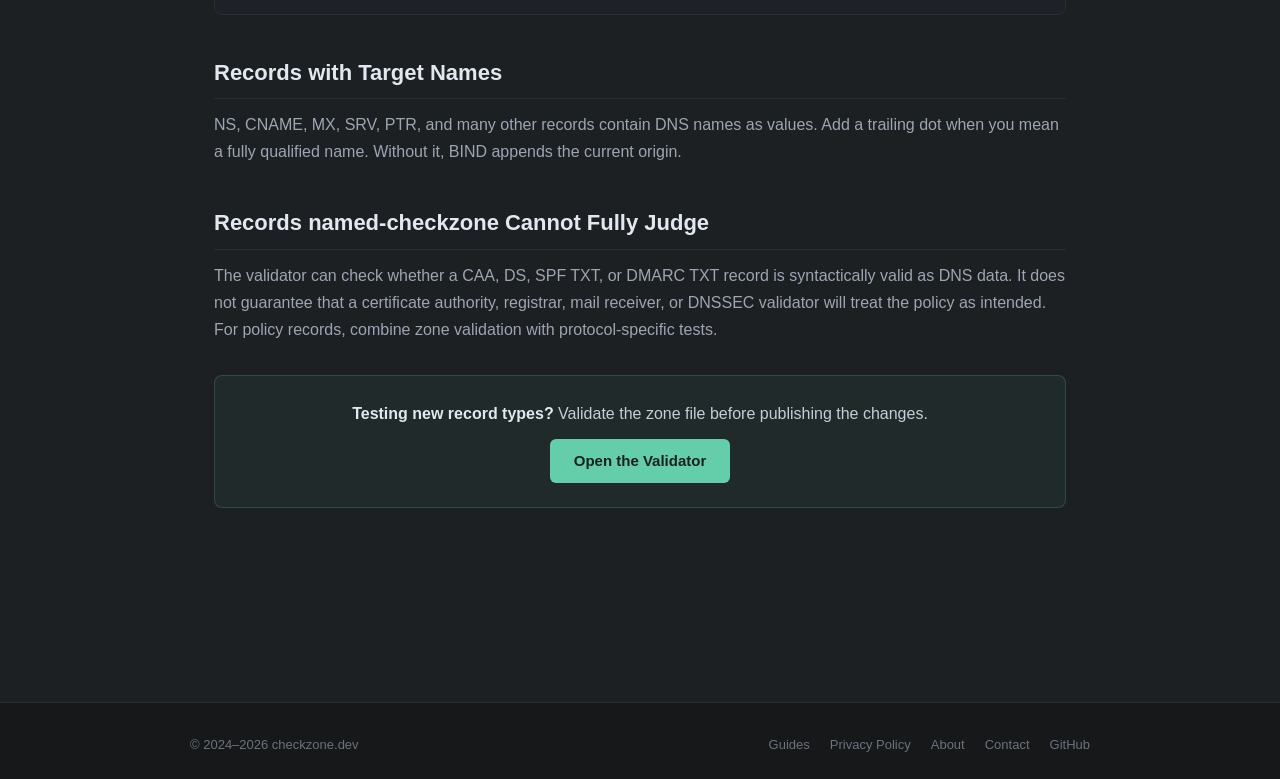
<file: guides/dns-record-types.html>
<!DOCTYPE html>
<html lang="en">

<head>
    <meta charset="utf-8" />
    <meta name="viewport" content="width=device-width, initial-scale=1" />
    <title>DNS Record Types in BIND Zone Files | checkzone.dev</title>
    <meta name="description" content="A practical reference for common DNS record types in BIND zone files, including SOA, NS, A, AAAA, CNAME, MX, TXT, SRV, CAA, PTR, and DS." />

    <meta property="og:title" content="DNS Record Types in BIND Zone Files" />
    <meta property="og:description" content="Common DNS record types explained with BIND zone file examples." />
    <meta property="og:type" content="article" />
    <meta property="og:url" content="https://checkzone.dev/guides/dns-record-types.html" />

    <link rel="canonical" href="https://checkzone.dev/guides/dns-record-types.html" />
    <link rel="icon" href="data:image/svg+xml,<svg xmlns='http://www.w3.org/2000/svg' viewBox='0 0 100 100'><rect rx='12' width='100' height='100' fill='%2364ceaa'/><text x='50' y='72' font-size='60' text-anchor='middle' fill='%231c2023' font-family='sans-serif' font-weight='bold'>Z</text></svg>" />
    <link rel="stylesheet" href="/css/style.css" />

    <script async src="https://www.googletagmanager.com/gtag/js?id=G-QL2F6CRE1Q"></script>
    <script>window.dataLayer = window.dataLayer || []; function gtag(){dataLayer.push(arguments);} gtag('js', new Date()); gtag('config', 'G-QL2F6CRE1Q');</script>
    <script async src="https://pagead2.googlesyndication.com/pagead/js/adsbygoogle.js?client=ca-pub-5332513065156036" crossorigin="anonymous"></script>

    <!-- Zerobased analytics -->
    <script defer src="https://t.zerobased.dev/script.js" data-website-id="abf0cabc-adbc-4d31-b899-e253889879b8"></script>
</head>

<body>
    <nav class="site-nav"><a href="/" class="site-nav__brand"><svg xmlns="http://www.w3.org/2000/svg" viewBox="0 0 100 100"><rect rx="12" width="100" height="100" fill="currentColor"/><text x="50" y="72" font-size="60" text-anchor="middle" fill="#1c2023" font-family="sans-serif" font-weight="bold">Z</text></svg>checkzone.dev</a><button class="site-nav__toggle" aria-label="Toggle navigation"><svg viewBox="0 0 24 24"><path d="M3 6h18v2H3V6zm0 5h18v2H3v-2zm0 5h18v2H3v-2z"/></svg></button><ul class="site-nav__links"><li><a href="/">Validator</a></li><li><a href="/guides/" class="active">Guides</a></li><li><a href="/about.html">About</a></li><li><a href="/contact.html">Contact</a></li></ul></nav>

    <main class="page-content">
        <h1>DNS Record Types in BIND Zone Files</h1>
        <p class="page-subtitle">What common records do and how to write them in master file syntax</p>

        <p>BIND zone files store DNS resource records in a compact text format. The owner name comes first, followed by optional TTL, class, record type, and record-specific data. Most internet zones use a small set of record types repeatedly.</p>

        <h2>Common Record Types</h2>
        <table>
            <thead><tr><th>Type</th><th>Purpose</th><th>Example</th></tr></thead>
            <tbody>
                <tr><td><code>SOA</code></td><td>Defines zone authority, serial, and secondary refresh timing.</td><td><code>@ IN SOA ns1.example.test. hostmaster.example.test. (...)</code></td></tr>
                <tr><td><code>NS</code></td><td>Lists authoritative nameservers for the zone.</td><td><code>@ IN NS ns1.example.test.</code></td></tr>
                <tr><td><code>A</code></td><td>Maps a name to an IPv4 address.</td><td><code>www IN A 192.0.2.20</code></td></tr>
                <tr><td><code>AAAA</code></td><td>Maps a name to an IPv6 address.</td><td><code>www IN AAAA 2001:db8::20</code></td></tr>
                <tr><td><code>CNAME</code></td><td>Creates an alias to another canonical name.</td><td><code>www IN CNAME example.test.</code></td></tr>
                <tr><td><code>MX</code></td><td>Declares mail exchangers and their priorities.</td><td><code>@ IN MX 10 mail.example.test.</code></td></tr>
                <tr><td><code>TXT</code></td><td>Stores text used for SPF, DKIM, DMARC, and verification records.</td><td><code>@ IN TXT "v=spf1 mx -all"</code></td></tr>
                <tr><td><code>SRV</code></td><td>Publishes service location, priority, weight, port, and target.</td><td><code>_sip._tcp IN SRV 10 60 5060 sip.example.test.</code></td></tr>
                <tr><td><code>CAA</code></td><td>Restricts which certificate authorities may issue certificates.</td><td><code>@ IN CAA 0 issue "letsencrypt.org"</code></td></tr>
                <tr><td><code>PTR</code></td><td>Maps an address back to a hostname in a reverse zone.</td><td><code>20 IN PTR host.example.test.</code></td></tr>
                <tr><td><code>DS</code></td><td>Publishes a delegated zone's DNSSEC key digest in the parent zone.</td><td><code>child IN DS 12345 13 2 ...</code></td></tr>
            </tbody>
        </table>

        <h2>Address Records</h2>
        <p>Use <code>A</code> for IPv4 and <code>AAAA</code> for IPv6. Do not place an IPv6 address in an <code>A</code> record or an IPv4 address in an <code>AAAA</code> record.</p>
        <pre><code>@       IN  A     192.0.2.20
www     IN  A     192.0.2.21
@       IN  AAAA  2001:db8::20</code></pre>

        <h2>Aliases and CNAME Restrictions</h2>
        <p>A <code>CNAME</code> owner name cannot have any other record type at the same name. This means <code>www</code> cannot be both a CNAME and an A record. The zone apex also cannot normally be a CNAME because it already has SOA and NS records.</p>
        <pre><code>; Valid alias
www     IN  CNAME  example.test.

; Invalid if www also has A, AAAA, MX, TXT, or any other data</code></pre>

        <h2>Records with Target Names</h2>
        <p>NS, CNAME, MX, SRV, PTR, and many other records contain DNS names as values. Add a trailing dot when you mean a fully qualified name. Without it, BIND appends the current origin.</p>

        <h2>Records named-checkzone Cannot Fully Judge</h2>
        <p>The validator can check whether a CAA, DS, SPF TXT, or DMARC TXT record is syntactically valid as DNS data. It does not guarantee that a certificate authority, registrar, mail receiver, or DNSSEC validator will treat the policy as intended. For policy records, combine zone validation with protocol-specific tests.</p>

        <div class="cta-box"><p><strong>Testing new record types?</strong> Validate the zone file before publishing the changes.</p><a href="/" class="btn">Open the Validator</a></div>
        <div class="ad-container"><ins class="adsbygoogle" style="display:block" data-ad-client="ca-pub-5332513065156036" data-ad-slot="auto" data-ad-format="auto" data-full-width-responsive="true"></ins><script>(adsbygoogle = window.adsbygoogle || []).push({});</script></div>
    </main>

    <footer class="site-footer"><div class="site-footer__inner"><span>&copy; 2024&ndash;2026 checkzone.dev</span><ul class="site-footer__links"><li><a href="/guides/">Guides</a></li><li><a href="/privacy.html">Privacy Policy</a></li><li><a href="/about.html">About</a></li><li><a href="/contact.html">Contact</a></li><li><a href="https://github.com/woodjme/bind-validation-web" target="_blank" rel="noopener">GitHub</a></li></ul></div></footer>
    <script>document.querySelector('.site-nav__toggle').addEventListener('click', function () { document.querySelector('.site-nav__links').classList.toggle('open'); });</script>
</body>

</html>
</file>
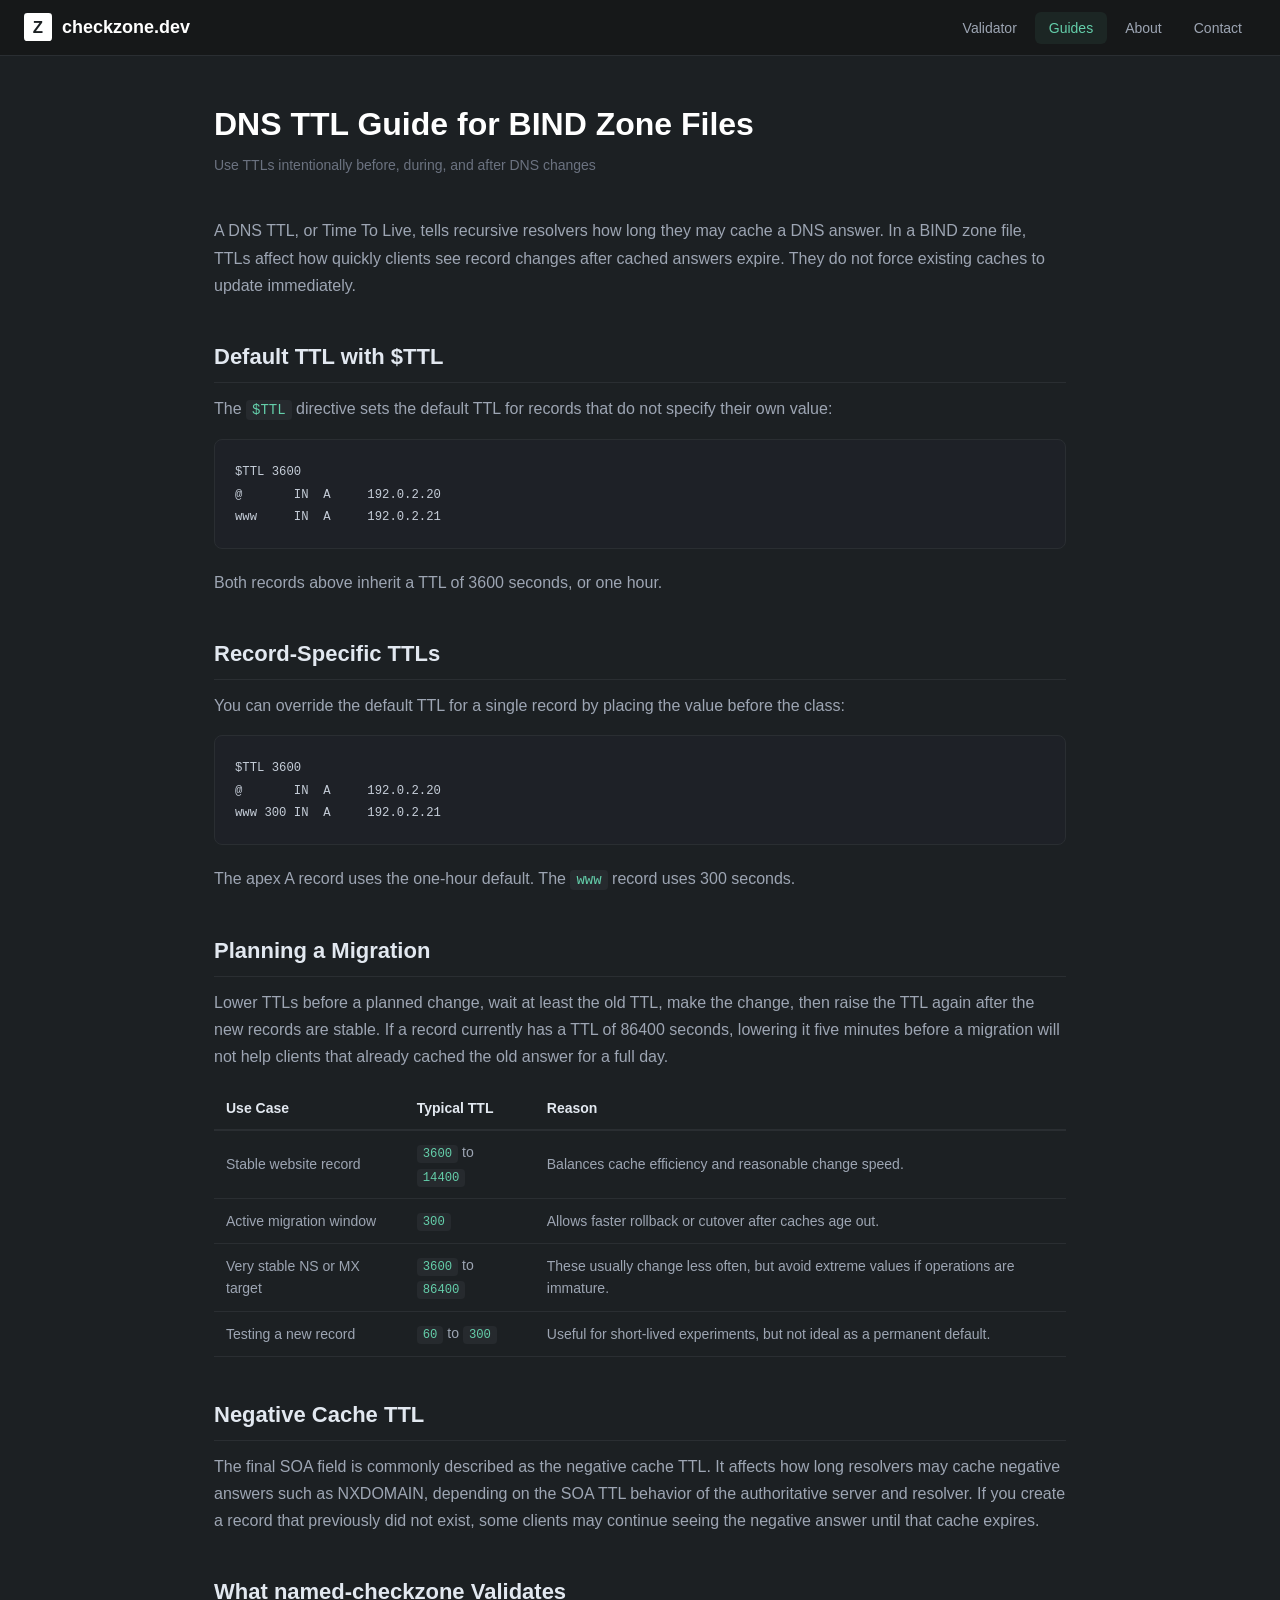
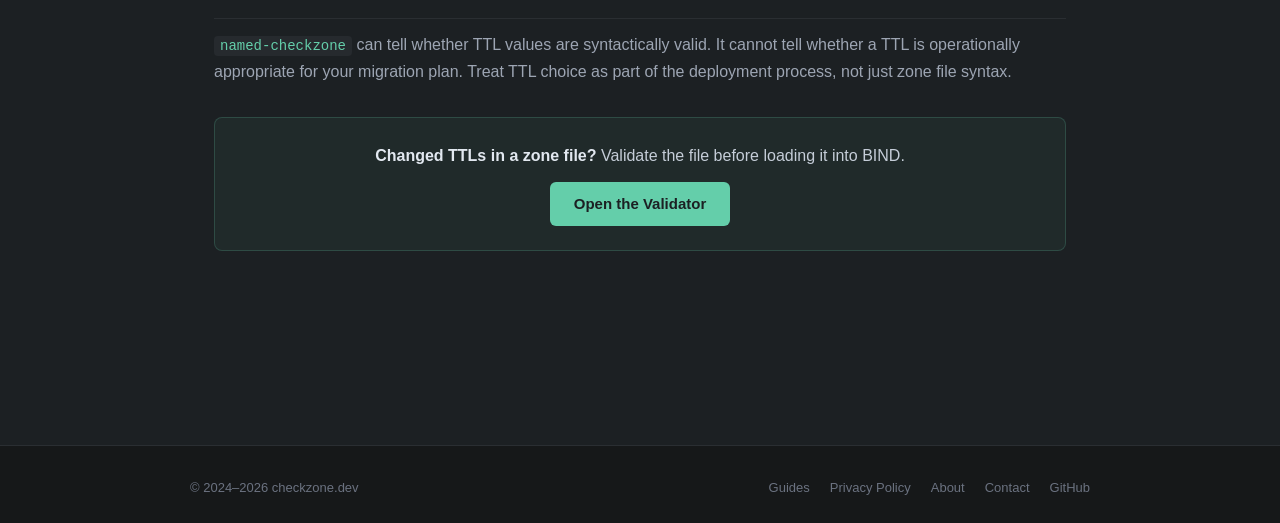
<file: guides/dns-ttl-guide.html>
<!DOCTYPE html>
<html lang="en">

<head>
    <meta charset="utf-8" />
    <meta name="viewport" content="width=device-width, initial-scale=1" />
    <title>DNS TTL Guide for BIND Zone Files | checkzone.dev</title>
    <meta name="description" content="Learn how DNS TTL values work in BIND zone files, how $TTL interacts with record-specific TTLs, and how to plan TTLs before DNS changes." />

    <meta property="og:title" content="DNS TTL Guide for BIND Zone Files" />
    <meta property="og:description" content="How to set practical TTL values in BIND master files and plan safer DNS changes." />
    <meta property="og:type" content="article" />
    <meta property="og:url" content="https://checkzone.dev/guides/dns-ttl-guide.html" />

    <link rel="canonical" href="https://checkzone.dev/guides/dns-ttl-guide.html" />
    <link rel="icon" href="data:image/svg+xml,<svg xmlns='http://www.w3.org/2000/svg' viewBox='0 0 100 100'><rect rx='12' width='100' height='100' fill='%2364ceaa'/><text x='50' y='72' font-size='60' text-anchor='middle' fill='%231c2023' font-family='sans-serif' font-weight='bold'>Z</text></svg>" />
    <link rel="stylesheet" href="/css/style.css" />

    <script async src="https://www.googletagmanager.com/gtag/js?id=G-QL2F6CRE1Q"></script>
    <script>window.dataLayer = window.dataLayer || []; function gtag(){dataLayer.push(arguments);} gtag('js', new Date()); gtag('config', 'G-QL2F6CRE1Q');</script>
    <script async src="https://pagead2.googlesyndication.com/pagead/js/adsbygoogle.js?client=ca-pub-5332513065156036" crossorigin="anonymous"></script>

    <!-- Zerobased analytics -->
    <script defer src="https://t.zerobased.dev/script.js" data-website-id="abf0cabc-adbc-4d31-b899-e253889879b8"></script>
</head>

<body>
    <nav class="site-nav"><a href="/" class="site-nav__brand"><svg xmlns="http://www.w3.org/2000/svg" viewBox="0 0 100 100"><rect rx="12" width="100" height="100" fill="currentColor"/><text x="50" y="72" font-size="60" text-anchor="middle" fill="#1c2023" font-family="sans-serif" font-weight="bold">Z</text></svg>checkzone.dev</a><button class="site-nav__toggle" aria-label="Toggle navigation"><svg viewBox="0 0 24 24"><path d="M3 6h18v2H3V6zm0 5h18v2H3v-2zm0 5h18v2H3v-2z"/></svg></button><ul class="site-nav__links"><li><a href="/">Validator</a></li><li><a href="/guides/" class="active">Guides</a></li><li><a href="/about.html">About</a></li><li><a href="/contact.html">Contact</a></li></ul></nav>

    <main class="page-content">
        <h1>DNS TTL Guide for BIND Zone Files</h1>
        <p class="page-subtitle">Use TTLs intentionally before, during, and after DNS changes</p>

        <p>A DNS TTL, or Time To Live, tells recursive resolvers how long they may cache a DNS answer. In a BIND zone file, TTLs affect how quickly clients see record changes after cached answers expire. They do not force existing caches to update immediately.</p>

        <h2>Default TTL with $TTL</h2>
        <p>The <code>$TTL</code> directive sets the default TTL for records that do not specify their own value:</p>
        <pre><code>$TTL 3600
@       IN  A     192.0.2.20
www     IN  A     192.0.2.21</code></pre>
        <p>Both records above inherit a TTL of 3600 seconds, or one hour.</p>

        <h2>Record-Specific TTLs</h2>
        <p>You can override the default TTL for a single record by placing the value before the class:</p>
        <pre><code>$TTL 3600
@       IN  A     192.0.2.20
www 300 IN  A     192.0.2.21</code></pre>
        <p>The apex A record uses the one-hour default. The <code>www</code> record uses 300 seconds.</p>

        <h2>Planning a Migration</h2>
        <p>Lower TTLs before a planned change, wait at least the old TTL, make the change, then raise the TTL again after the new records are stable. If a record currently has a TTL of 86400 seconds, lowering it five minutes before a migration will not help clients that already cached the old answer for a full day.</p>

        <table>
            <thead><tr><th>Use Case</th><th>Typical TTL</th><th>Reason</th></tr></thead>
            <tbody>
                <tr><td>Stable website record</td><td><code>3600</code> to <code>14400</code></td><td>Balances cache efficiency and reasonable change speed.</td></tr>
                <tr><td>Active migration window</td><td><code>300</code></td><td>Allows faster rollback or cutover after caches age out.</td></tr>
                <tr><td>Very stable NS or MX target</td><td><code>3600</code> to <code>86400</code></td><td>These usually change less often, but avoid extreme values if operations are immature.</td></tr>
                <tr><td>Testing a new record</td><td><code>60</code> to <code>300</code></td><td>Useful for short-lived experiments, but not ideal as a permanent default.</td></tr>
            </tbody>
        </table>

        <h2>Negative Cache TTL</h2>
        <p>The final SOA field is commonly described as the negative cache TTL. It affects how long resolvers may cache negative answers such as NXDOMAIN, depending on the SOA TTL behavior of the authoritative server and resolver. If you create a record that previously did not exist, some clients may continue seeing the negative answer until that cache expires.</p>

        <h2>What named-checkzone Validates</h2>
        <p><code>named-checkzone</code> can tell whether TTL values are syntactically valid. It cannot tell whether a TTL is operationally appropriate for your migration plan. Treat TTL choice as part of the deployment process, not just zone file syntax.</p>

        <div class="cta-box"><p><strong>Changed TTLs in a zone file?</strong> Validate the file before loading it into BIND.</p><a href="/" class="btn">Open the Validator</a></div>
        <div class="ad-container"><ins class="adsbygoogle" style="display:block" data-ad-client="ca-pub-5332513065156036" data-ad-slot="auto" data-ad-format="auto" data-full-width-responsive="true"></ins><script>(adsbygoogle = window.adsbygoogle || []).push({});</script></div>
    </main>

    <footer class="site-footer"><div class="site-footer__inner"><span>&copy; 2024&ndash;2026 checkzone.dev</span><ul class="site-footer__links"><li><a href="/guides/">Guides</a></li><li><a href="/privacy.html">Privacy Policy</a></li><li><a href="/about.html">About</a></li><li><a href="/contact.html">Contact</a></li><li><a href="https://github.com/woodjme/bind-validation-web" target="_blank" rel="noopener">GitHub</a></li></ul></div></footer>
    <script>document.querySelector('.site-nav__toggle').addEventListener('click', function () { document.querySelector('.site-nav__links').classList.toggle('open'); });</script>
</body>

</html>
</file>
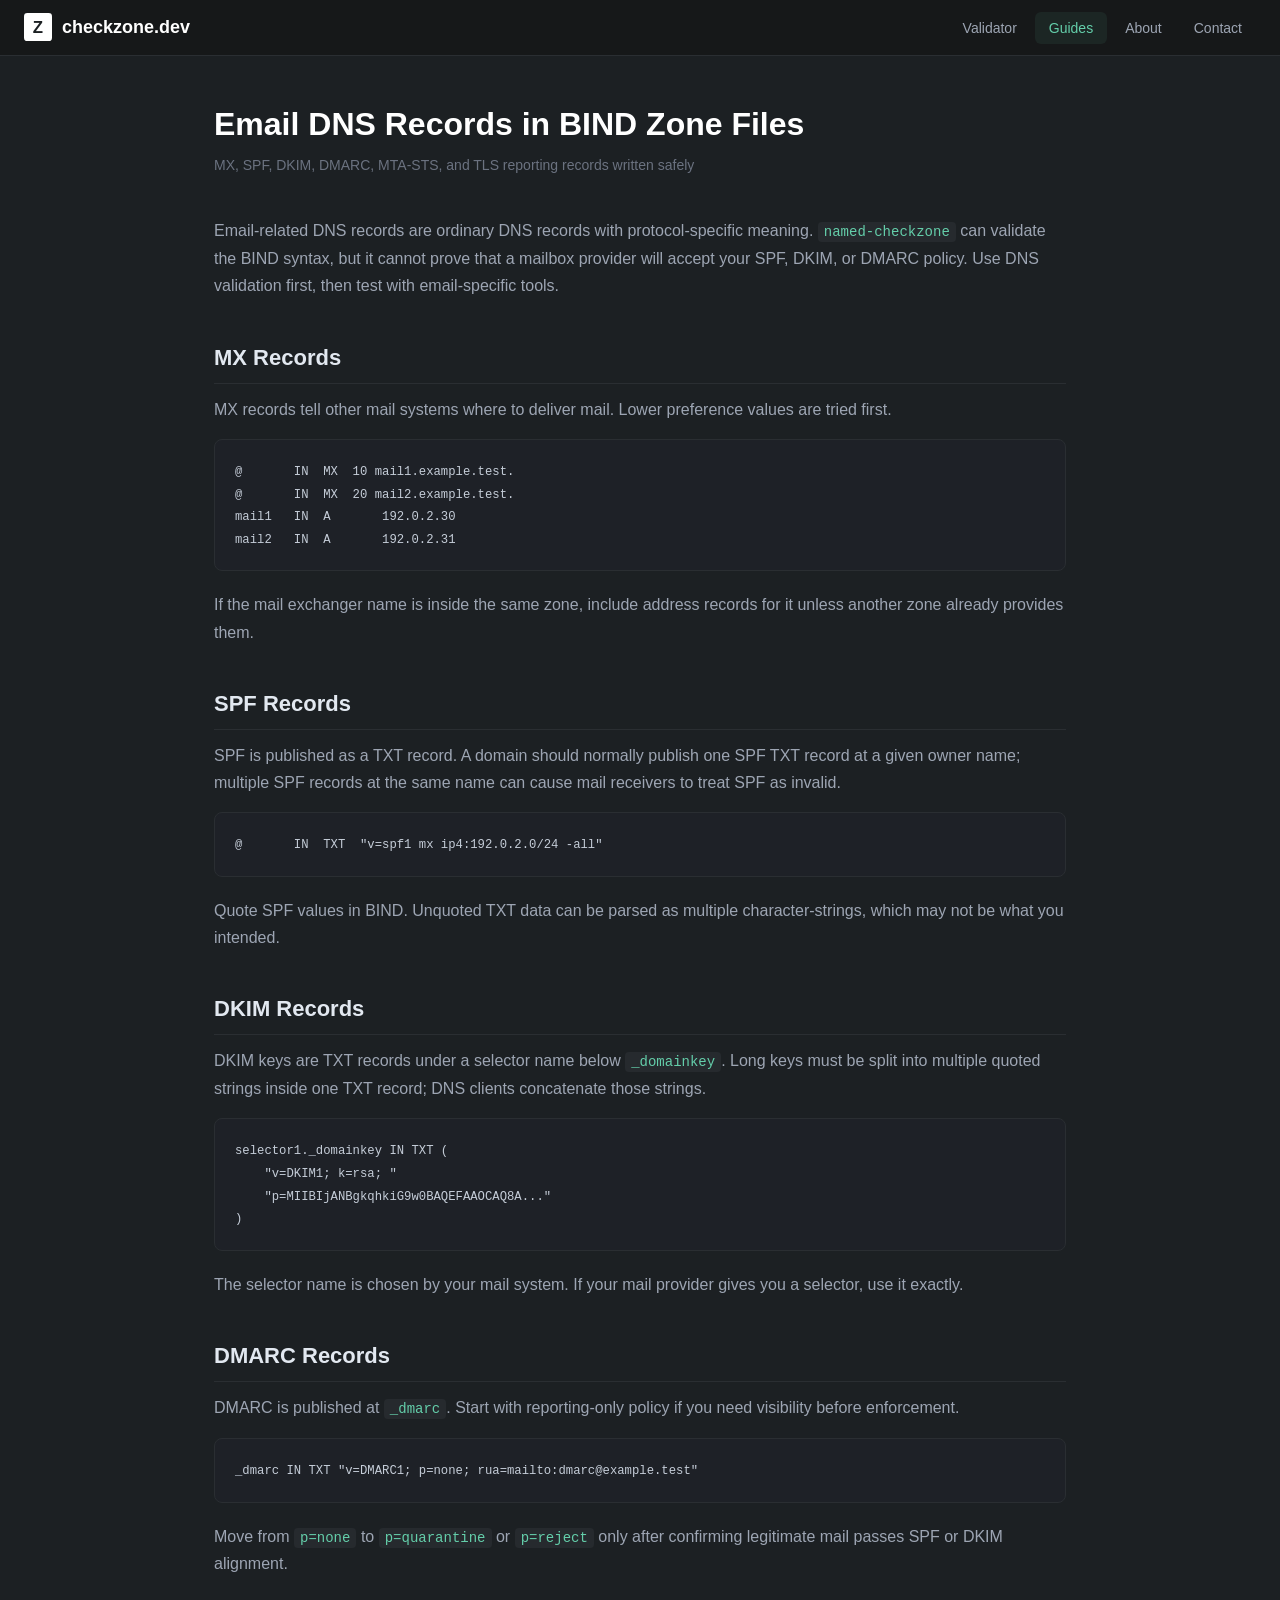
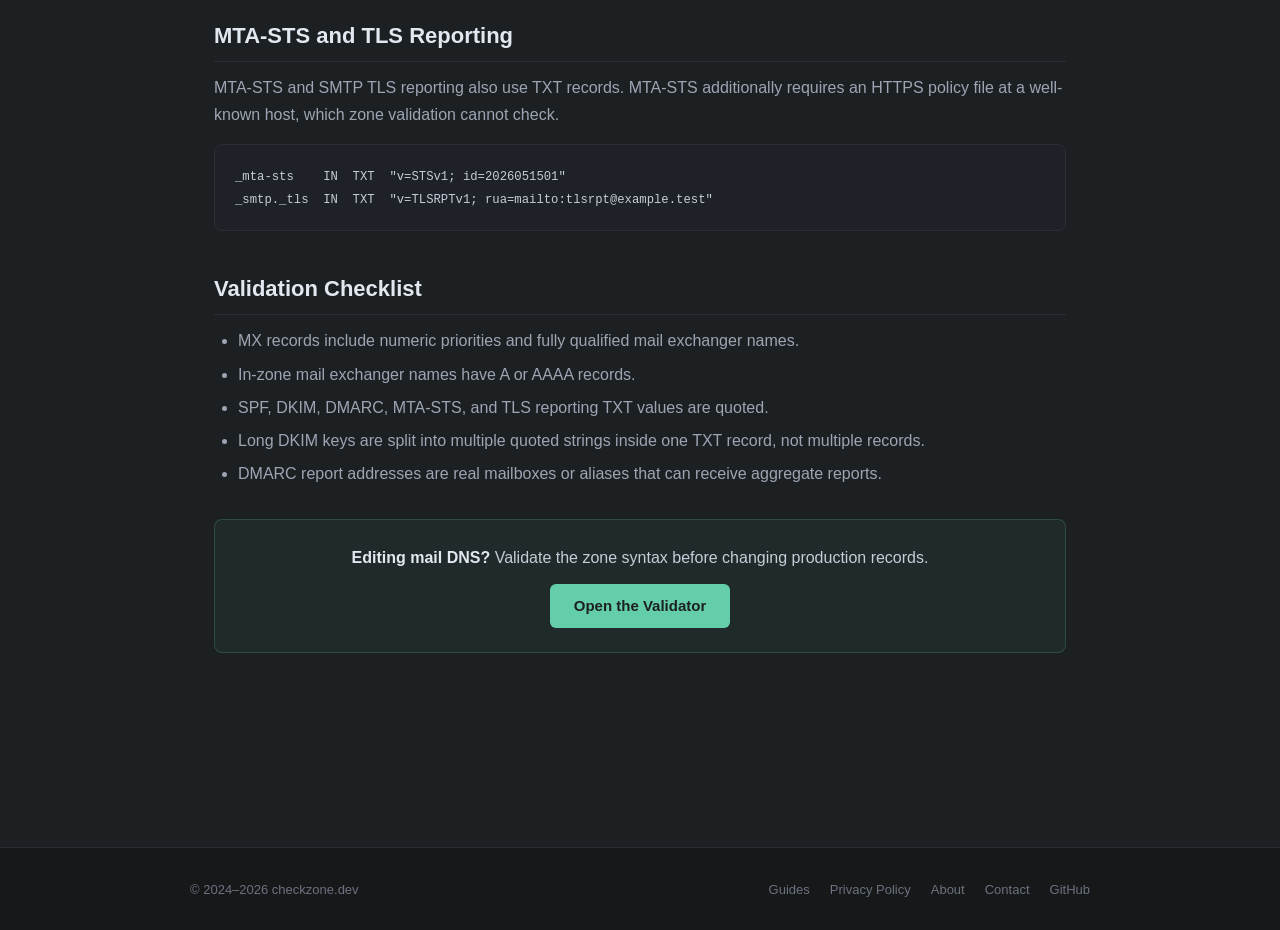
<file: guides/email-dns-records.html>
<!DOCTYPE html>
<html lang="en">

<head>
    <meta charset="utf-8" />
    <meta name="viewport" content="width=device-width, initial-scale=1" />
    <title>Email DNS Records in BIND Zone Files | checkzone.dev</title>
    <meta name="description" content="Write MX, SPF, DKIM, DMARC, MTA-STS, and TLS reporting records in BIND zone file syntax with practical examples and validation notes." />

    <meta property="og:title" content="Email DNS Records in BIND Zone Files" />
    <meta property="og:description" content="Practical BIND examples for MX, SPF, DKIM, DMARC, MTA-STS, and TLS reporting records." />
    <meta property="og:type" content="article" />
    <meta property="og:url" content="https://checkzone.dev/guides/email-dns-records.html" />

    <link rel="canonical" href="https://checkzone.dev/guides/email-dns-records.html" />
    <link rel="icon" href="data:image/svg+xml,<svg xmlns='http://www.w3.org/2000/svg' viewBox='0 0 100 100'><rect rx='12' width='100' height='100' fill='%2364ceaa'/><text x='50' y='72' font-size='60' text-anchor='middle' fill='%231c2023' font-family='sans-serif' font-weight='bold'>Z</text></svg>" />
    <link rel="stylesheet" href="/css/style.css" />

    <script async src="https://www.googletagmanager.com/gtag/js?id=G-QL2F6CRE1Q"></script>
    <script>window.dataLayer = window.dataLayer || []; function gtag(){dataLayer.push(arguments);} gtag('js', new Date()); gtag('config', 'G-QL2F6CRE1Q');</script>
    <script async src="https://pagead2.googlesyndication.com/pagead/js/adsbygoogle.js?client=ca-pub-5332513065156036" crossorigin="anonymous"></script>

    <!-- Zerobased analytics -->
    <script defer src="https://t.zerobased.dev/script.js" data-website-id="abf0cabc-adbc-4d31-b899-e253889879b8"></script>
</head>

<body>
    <nav class="site-nav"><a href="/" class="site-nav__brand"><svg xmlns="http://www.w3.org/2000/svg" viewBox="0 0 100 100"><rect rx="12" width="100" height="100" fill="currentColor"/><text x="50" y="72" font-size="60" text-anchor="middle" fill="#1c2023" font-family="sans-serif" font-weight="bold">Z</text></svg>checkzone.dev</a><button class="site-nav__toggle" aria-label="Toggle navigation"><svg viewBox="0 0 24 24"><path d="M3 6h18v2H3V6zm0 5h18v2H3v-2zm0 5h18v2H3v-2z"/></svg></button><ul class="site-nav__links"><li><a href="/">Validator</a></li><li><a href="/guides/" class="active">Guides</a></li><li><a href="/about.html">About</a></li><li><a href="/contact.html">Contact</a></li></ul></nav>

    <main class="page-content">
        <h1>Email DNS Records in BIND Zone Files</h1>
        <p class="page-subtitle">MX, SPF, DKIM, DMARC, MTA-STS, and TLS reporting records written safely</p>

        <p>Email-related DNS records are ordinary DNS records with protocol-specific meaning. <code>named-checkzone</code> can validate the BIND syntax, but it cannot prove that a mailbox provider will accept your SPF, DKIM, or DMARC policy. Use DNS validation first, then test with email-specific tools.</p>

        <h2>MX Records</h2>
        <p>MX records tell other mail systems where to deliver mail. Lower preference values are tried first.</p>
        <pre><code>@       IN  MX  10 mail1.example.test.
@       IN  MX  20 mail2.example.test.
mail1   IN  A       192.0.2.30
mail2   IN  A       192.0.2.31</code></pre>
        <p>If the mail exchanger name is inside the same zone, include address records for it unless another zone already provides them.</p>

        <h2>SPF Records</h2>
        <p>SPF is published as a TXT record. A domain should normally publish one SPF TXT record at a given owner name; multiple SPF records at the same name can cause mail receivers to treat SPF as invalid.</p>
        <pre><code>@       IN  TXT  "v=spf1 mx ip4:192.0.2.0/24 -all"</code></pre>
        <p>Quote SPF values in BIND. Unquoted TXT data can be parsed as multiple character-strings, which may not be what you intended.</p>

        <h2>DKIM Records</h2>
        <p>DKIM keys are TXT records under a selector name below <code>_domainkey</code>. Long keys must be split into multiple quoted strings inside one TXT record; DNS clients concatenate those strings.</p>
        <pre><code>selector1._domainkey IN TXT (
    "v=DKIM1; k=rsa; "
    "p=MIIBIjANBgkqhkiG9w0BAQEFAAOCAQ8A..."
)</code></pre>
        <p>The selector name is chosen by your mail system. If your mail provider gives you a selector, use it exactly.</p>

        <h2>DMARC Records</h2>
        <p>DMARC is published at <code>_dmarc</code>. Start with reporting-only policy if you need visibility before enforcement.</p>
        <pre><code>_dmarc IN TXT "v=DMARC1; p=none; rua=mailto:dmarc@example.test"</code></pre>
        <p>Move from <code>p=none</code> to <code>p=quarantine</code> or <code>p=reject</code> only after confirming legitimate mail passes SPF or DKIM alignment.</p>

        <h2>MTA-STS and TLS Reporting</h2>
        <p>MTA-STS and SMTP TLS reporting also use TXT records. MTA-STS additionally requires an HTTPS policy file at a well-known host, which zone validation cannot check.</p>
        <pre><code>_mta-sts    IN  TXT  "v=STSv1; id=2026051501"
_smtp._tls  IN  TXT  "v=TLSRPTv1; rua=mailto:tlsrpt@example.test"</code></pre>

        <h2>Validation Checklist</h2>
        <ul>
            <li>MX records include numeric priorities and fully qualified mail exchanger names.</li>
            <li>In-zone mail exchanger names have A or AAAA records.</li>
            <li>SPF, DKIM, DMARC, MTA-STS, and TLS reporting TXT values are quoted.</li>
            <li>Long DKIM keys are split into multiple quoted strings inside one TXT record, not multiple records.</li>
            <li>DMARC report addresses are real mailboxes or aliases that can receive aggregate reports.</li>
        </ul>

        <div class="cta-box"><p><strong>Editing mail DNS?</strong> Validate the zone syntax before changing production records.</p><a href="/" class="btn">Open the Validator</a></div>
        <div class="ad-container"><ins class="adsbygoogle" style="display:block" data-ad-client="ca-pub-5332513065156036" data-ad-slot="auto" data-ad-format="auto" data-full-width-responsive="true"></ins><script>(adsbygoogle = window.adsbygoogle || []).push({});</script></div>
    </main>

    <footer class="site-footer"><div class="site-footer__inner"><span>&copy; 2024&ndash;2026 checkzone.dev</span><ul class="site-footer__links"><li><a href="/guides/">Guides</a></li><li><a href="/privacy.html">Privacy Policy</a></li><li><a href="/about.html">About</a></li><li><a href="/contact.html">Contact</a></li><li><a href="https://github.com/woodjme/bind-validation-web" target="_blank" rel="noopener">GitHub</a></li></ul></div></footer>
    <script>document.querySelector('.site-nav__toggle').addEventListener('click', function () { document.querySelector('.site-nav__links').classList.toggle('open'); });</script>
</body>

</html>
</file>
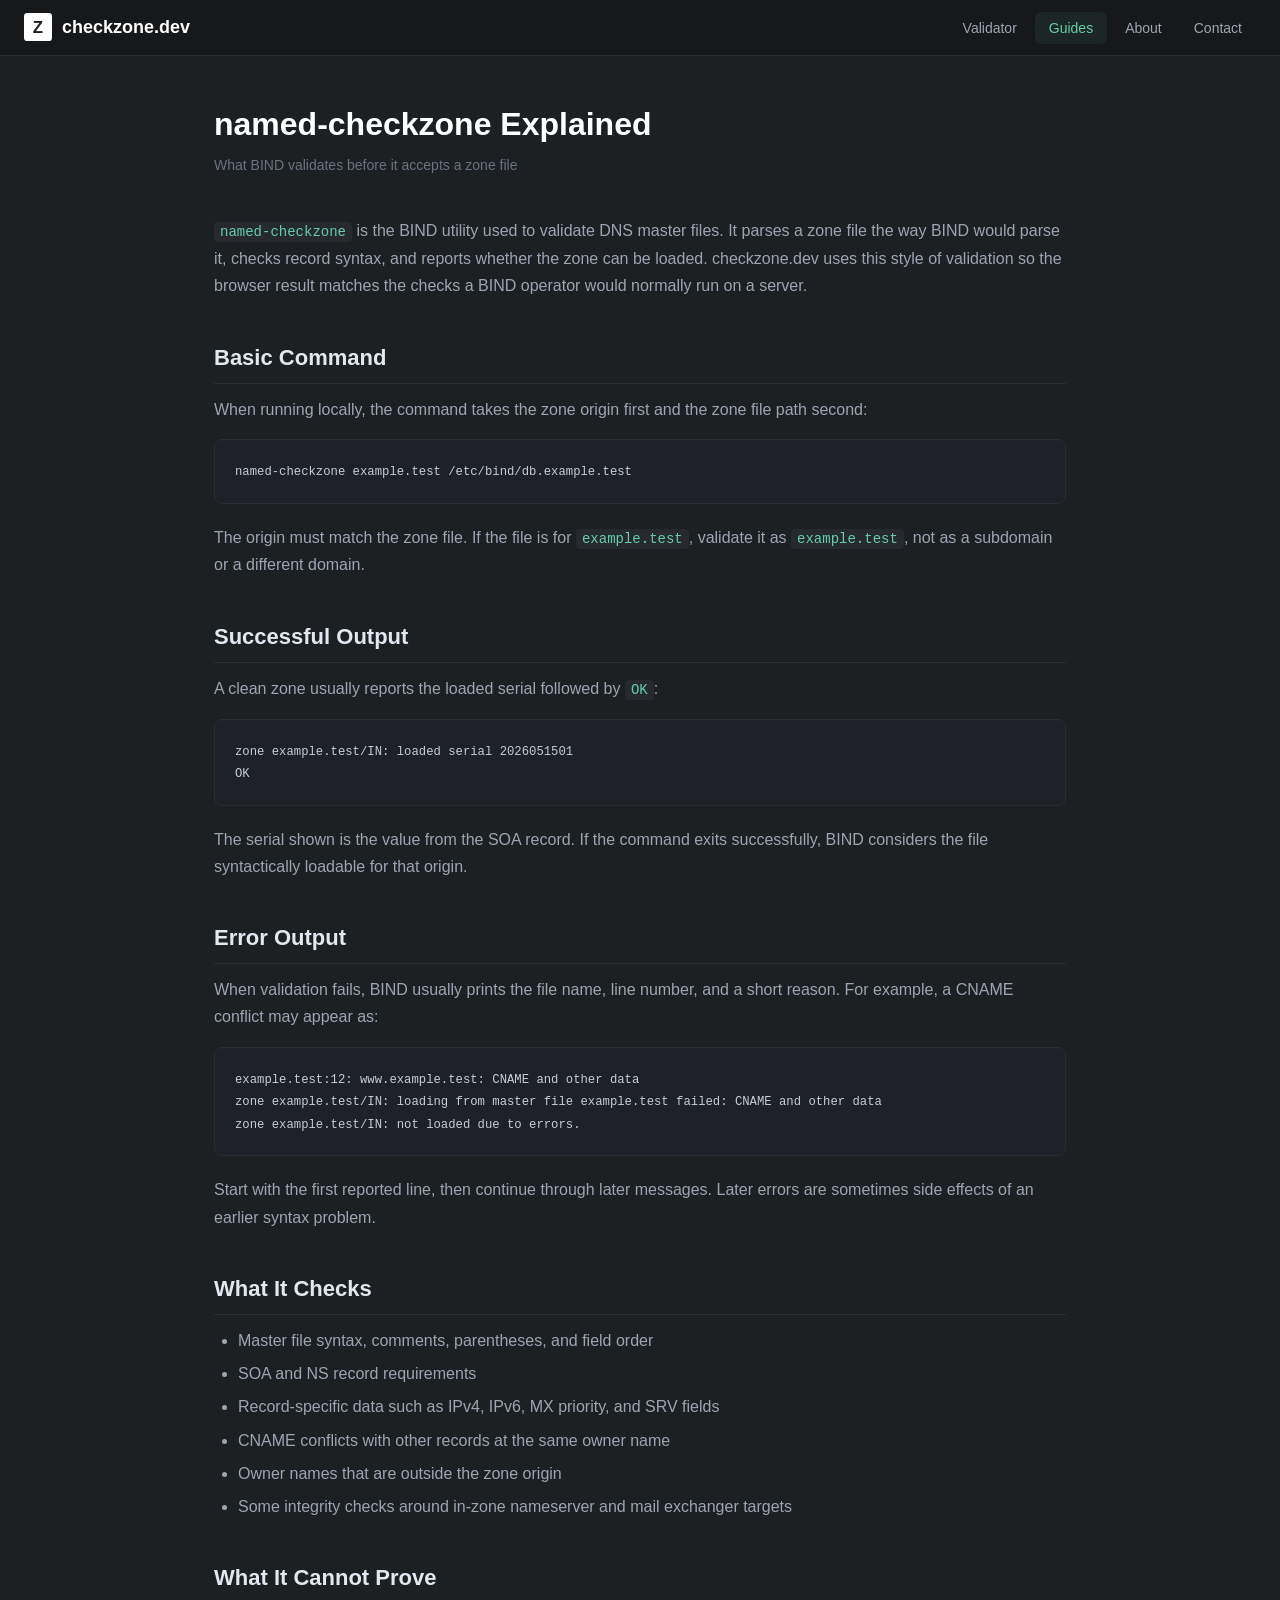
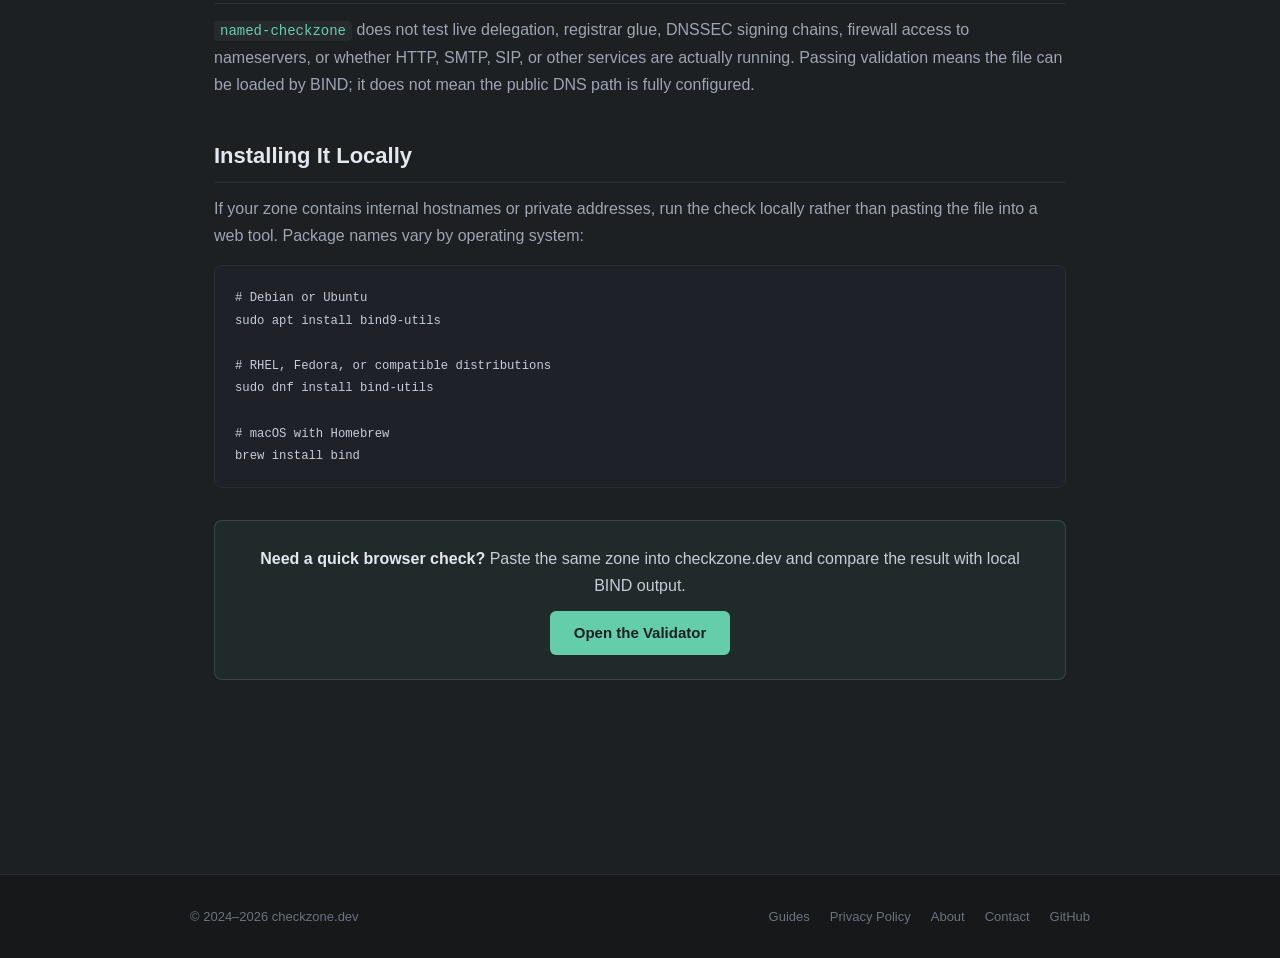
<file: guides/named-checkzone-explained.html>
<!DOCTYPE html>
<html lang="en">

<head>
    <meta charset="utf-8" />
    <meta name="viewport" content="width=device-width, initial-scale=1" />
    <title>named-checkzone Explained | checkzone.dev</title>
    <meta name="description" content="Learn what named-checkzone checks, how to run it locally, how to read its output, and what it cannot verify about live DNS." />

    <meta property="og:title" content="named-checkzone Explained" />
    <meta property="og:description" content="How BIND's zone validation utility works and how to interpret its output." />
    <meta property="og:type" content="article" />
    <meta property="og:url" content="https://checkzone.dev/guides/named-checkzone-explained.html" />

    <link rel="canonical" href="https://checkzone.dev/guides/named-checkzone-explained.html" />
    <link rel="icon" href="data:image/svg+xml,<svg xmlns='http://www.w3.org/2000/svg' viewBox='0 0 100 100'><rect rx='12' width='100' height='100' fill='%2364ceaa'/><text x='50' y='72' font-size='60' text-anchor='middle' fill='%231c2023' font-family='sans-serif' font-weight='bold'>Z</text></svg>" />
    <link rel="stylesheet" href="/css/style.css" />

    <script async src="https://www.googletagmanager.com/gtag/js?id=G-QL2F6CRE1Q"></script>
    <script>
    window.dataLayer = window.dataLayer || [];
    function gtag(){dataLayer.push(arguments);}
    gtag('js', new Date());
    gtag('config', 'G-QL2F6CRE1Q');
    </script>
    <script async src="https://pagead2.googlesyndication.com/pagead/js/adsbygoogle.js?client=ca-pub-5332513065156036" crossorigin="anonymous"></script>

    <!-- Zerobased analytics -->
    <script defer src="https://t.zerobased.dev/script.js" data-website-id="abf0cabc-adbc-4d31-b899-e253889879b8"></script>
</head>

<body>
    <nav class="site-nav">
        <a href="/" class="site-nav__brand">
            <svg xmlns="http://www.w3.org/2000/svg" viewBox="0 0 100 100"><rect rx="12" width="100" height="100" fill="currentColor"/><text x="50" y="72" font-size="60" text-anchor="middle" fill="#1c2023" font-family="sans-serif" font-weight="bold">Z</text></svg>
            checkzone.dev
        </a>
        <button class="site-nav__toggle" aria-label="Toggle navigation"><svg viewBox="0 0 24 24"><path d="M3 6h18v2H3V6zm0 5h18v2H3v-2zm0 5h18v2H3v-2z"/></svg></button>
        <ul class="site-nav__links">
            <li><a href="/">Validator</a></li>
            <li><a href="/guides/" class="active">Guides</a></li>
            <li><a href="/about.html">About</a></li>
            <li><a href="/contact.html">Contact</a></li>
        </ul>
    </nav>

    <main class="page-content">
        <h1>named-checkzone Explained</h1>
        <p class="page-subtitle">What BIND validates before it accepts a zone file</p>

        <p><code>named-checkzone</code> is the BIND utility used to validate DNS master files. It parses a zone file the way BIND would parse it, checks record syntax, and reports whether the zone can be loaded. checkzone.dev uses this style of validation so the browser result matches the checks a BIND operator would normally run on a server.</p>

        <h2>Basic Command</h2>
        <p>When running locally, the command takes the zone origin first and the zone file path second:</p>
        <pre><code>named-checkzone example.test /etc/bind/db.example.test</code></pre>
        <p>The origin must match the zone file. If the file is for <code>example.test</code>, validate it as <code>example.test</code>, not as a subdomain or a different domain.</p>

        <h2>Successful Output</h2>
        <p>A clean zone usually reports the loaded serial followed by <code>OK</code>:</p>
        <pre><code>zone example.test/IN: loaded serial 2026051501
OK</code></pre>
        <p>The serial shown is the value from the SOA record. If the command exits successfully, BIND considers the file syntactically loadable for that origin.</p>

        <h2>Error Output</h2>
        <p>When validation fails, BIND usually prints the file name, line number, and a short reason. For example, a CNAME conflict may appear as:</p>
        <pre><code>example.test:12: www.example.test: CNAME and other data
zone example.test/IN: loading from master file example.test failed: CNAME and other data
zone example.test/IN: not loaded due to errors.</code></pre>
        <p>Start with the first reported line, then continue through later messages. Later errors are sometimes side effects of an earlier syntax problem.</p>

        <h2>What It Checks</h2>
        <ul>
            <li>Master file syntax, comments, parentheses, and field order</li>
            <li>SOA and NS record requirements</li>
            <li>Record-specific data such as IPv4, IPv6, MX priority, and SRV fields</li>
            <li>CNAME conflicts with other records at the same owner name</li>
            <li>Owner names that are outside the zone origin</li>
            <li>Some integrity checks around in-zone nameserver and mail exchanger targets</li>
        </ul>

        <h2>What It Cannot Prove</h2>
        <p><code>named-checkzone</code> does not test live delegation, registrar glue, DNSSEC signing chains, firewall access to nameservers, or whether HTTP, SMTP, SIP, or other services are actually running. Passing validation means the file can be loaded by BIND; it does not mean the public DNS path is fully configured.</p>

        <h2>Installing It Locally</h2>
        <p>If your zone contains internal hostnames or private addresses, run the check locally rather than pasting the file into a web tool. Package names vary by operating system:</p>
        <pre><code># Debian or Ubuntu
sudo apt install bind9-utils

# RHEL, Fedora, or compatible distributions
sudo dnf install bind-utils

# macOS with Homebrew
brew install bind</code></pre>

        <div class="cta-box">
            <p><strong>Need a quick browser check?</strong> Paste the same zone into checkzone.dev and compare the result with local BIND output.</p>
            <a href="/" class="btn">Open the Validator</a>
        </div>

        <div class="ad-container"><ins class="adsbygoogle" style="display:block" data-ad-client="ca-pub-5332513065156036" data-ad-slot="auto" data-ad-format="auto" data-full-width-responsive="true"></ins><script>(adsbygoogle = window.adsbygoogle || []).push({});</script></div>
    </main>

    <footer class="site-footer"><div class="site-footer__inner"><span>&copy; 2024&ndash;2026 checkzone.dev</span><ul class="site-footer__links"><li><a href="/guides/">Guides</a></li><li><a href="/privacy.html">Privacy Policy</a></li><li><a href="/about.html">About</a></li><li><a href="/contact.html">Contact</a></li><li><a href="https://github.com/woodjme/bind-validation-web" target="_blank" rel="noopener">GitHub</a></li></ul></div></footer>
    <script>document.querySelector('.site-nav__toggle').addEventListener('click', function () { document.querySelector('.site-nav__links').classList.toggle('open'); });</script>
</body>

</html>
</file>
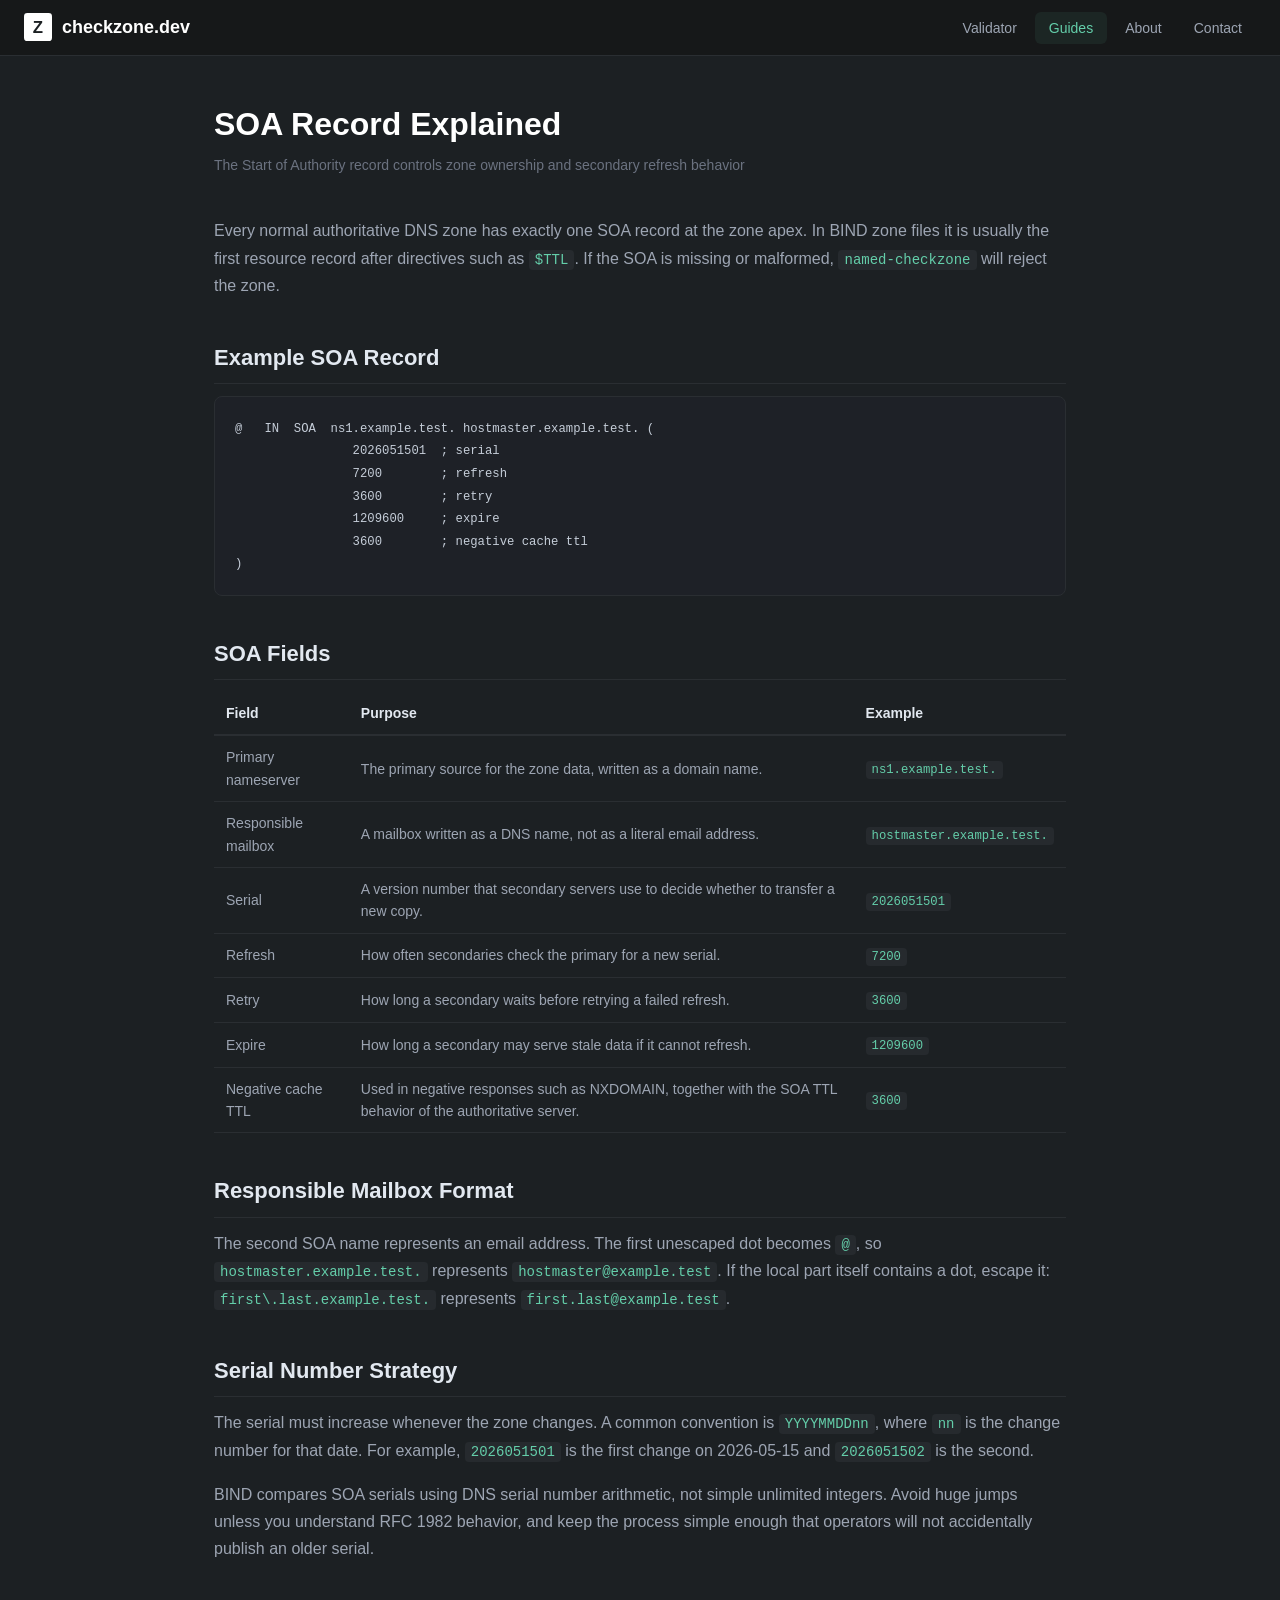
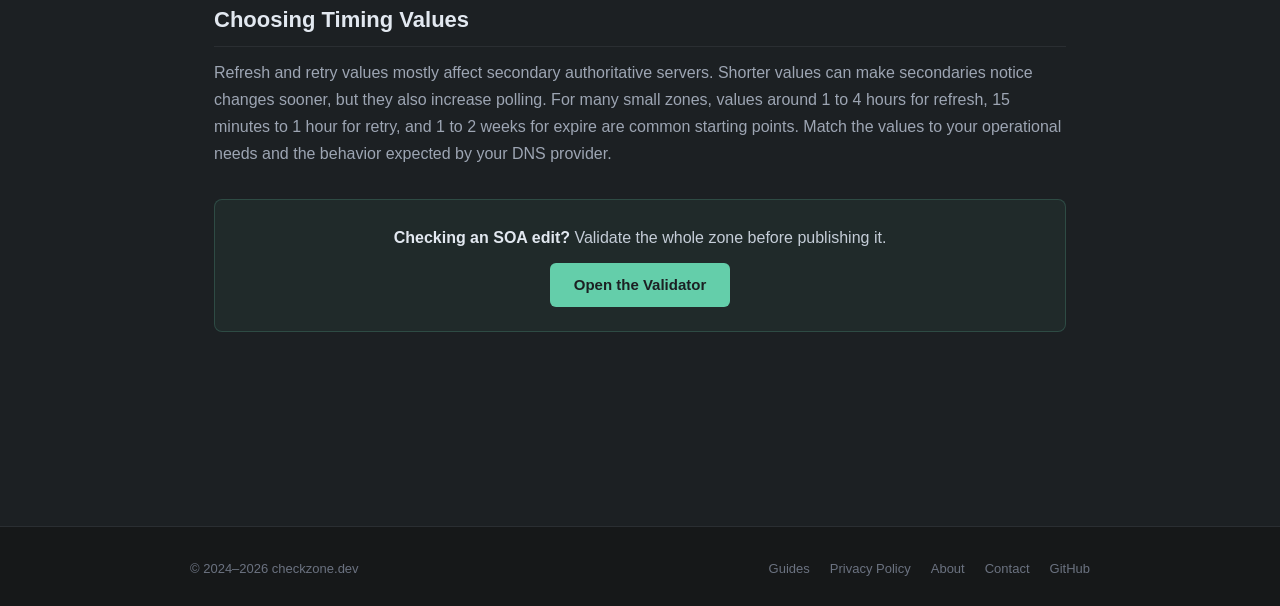
<file: guides/soa-record-explained.html>
<!DOCTYPE html>
<html lang="en">

<head>
    <meta charset="utf-8" />
    <meta name="viewport" content="width=device-width, initial-scale=1" />
    <title>SOA Record Explained for BIND Zone Files | checkzone.dev</title>
    <meta name="description" content="Understand every SOA record field in a BIND zone file, including primary nameserver, responsible mailbox, serial, refresh, retry, expire, and negative cache TTL." />

    <meta property="og:title" content="SOA Record Explained for BIND Zone Files" />
    <meta property="og:description" content="A practical explanation of SOA fields and serial number handling in BIND zones." />
    <meta property="og:type" content="article" />
    <meta property="og:url" content="https://checkzone.dev/guides/soa-record-explained.html" />

    <link rel="canonical" href="https://checkzone.dev/guides/soa-record-explained.html" />
    <link rel="icon" href="data:image/svg+xml,<svg xmlns='http://www.w3.org/2000/svg' viewBox='0 0 100 100'><rect rx='12' width='100' height='100' fill='%2364ceaa'/><text x='50' y='72' font-size='60' text-anchor='middle' fill='%231c2023' font-family='sans-serif' font-weight='bold'>Z</text></svg>" />
    <link rel="stylesheet" href="/css/style.css" />

    <script async src="https://www.googletagmanager.com/gtag/js?id=G-QL2F6CRE1Q"></script>
    <script>window.dataLayer = window.dataLayer || []; function gtag(){dataLayer.push(arguments);} gtag('js', new Date()); gtag('config', 'G-QL2F6CRE1Q');</script>
    <script async src="https://pagead2.googlesyndication.com/pagead/js/adsbygoogle.js?client=ca-pub-5332513065156036" crossorigin="anonymous"></script>

    <!-- Zerobased analytics -->
    <script defer src="https://t.zerobased.dev/script.js" data-website-id="abf0cabc-adbc-4d31-b899-e253889879b8"></script>
</head>

<body>
    <nav class="site-nav"><a href="/" class="site-nav__brand"><svg xmlns="http://www.w3.org/2000/svg" viewBox="0 0 100 100"><rect rx="12" width="100" height="100" fill="currentColor"/><text x="50" y="72" font-size="60" text-anchor="middle" fill="#1c2023" font-family="sans-serif" font-weight="bold">Z</text></svg>checkzone.dev</a><button class="site-nav__toggle" aria-label="Toggle navigation"><svg viewBox="0 0 24 24"><path d="M3 6h18v2H3V6zm0 5h18v2H3v-2zm0 5h18v2H3v-2z"/></svg></button><ul class="site-nav__links"><li><a href="/">Validator</a></li><li><a href="/guides/" class="active">Guides</a></li><li><a href="/about.html">About</a></li><li><a href="/contact.html">Contact</a></li></ul></nav>

    <main class="page-content">
        <h1>SOA Record Explained</h1>
        <p class="page-subtitle">The Start of Authority record controls zone ownership and secondary refresh behavior</p>

        <p>Every normal authoritative DNS zone has exactly one SOA record at the zone apex. In BIND zone files it is usually the first resource record after directives such as <code>$TTL</code>. If the SOA is missing or malformed, <code>named-checkzone</code> will reject the zone.</p>

        <h2>Example SOA Record</h2>
        <pre><code>@   IN  SOA  ns1.example.test. hostmaster.example.test. (
                2026051501  ; serial
                7200        ; refresh
                3600        ; retry
                1209600     ; expire
                3600        ; negative cache ttl
)</code></pre>

        <h2>SOA Fields</h2>
        <table>
            <thead><tr><th>Field</th><th>Purpose</th><th>Example</th></tr></thead>
            <tbody>
                <tr><td>Primary nameserver</td><td>The primary source for the zone data, written as a domain name.</td><td><code>ns1.example.test.</code></td></tr>
                <tr><td>Responsible mailbox</td><td>A mailbox written as a DNS name, not as a literal email address.</td><td><code>hostmaster.example.test.</code></td></tr>
                <tr><td>Serial</td><td>A version number that secondary servers use to decide whether to transfer a new copy.</td><td><code>2026051501</code></td></tr>
                <tr><td>Refresh</td><td>How often secondaries check the primary for a new serial.</td><td><code>7200</code></td></tr>
                <tr><td>Retry</td><td>How long a secondary waits before retrying a failed refresh.</td><td><code>3600</code></td></tr>
                <tr><td>Expire</td><td>How long a secondary may serve stale data if it cannot refresh.</td><td><code>1209600</code></td></tr>
                <tr><td>Negative cache TTL</td><td>Used in negative responses such as NXDOMAIN, together with the SOA TTL behavior of the authoritative server.</td><td><code>3600</code></td></tr>
            </tbody>
        </table>

        <h2>Responsible Mailbox Format</h2>
        <p>The second SOA name represents an email address. The first unescaped dot becomes <code>@</code>, so <code>hostmaster.example.test.</code> represents <code>hostmaster@example.test</code>. If the local part itself contains a dot, escape it: <code>first\.last.example.test.</code> represents <code>first.last@example.test</code>.</p>

        <h2>Serial Number Strategy</h2>
        <p>The serial must increase whenever the zone changes. A common convention is <code>YYYYMMDDnn</code>, where <code>nn</code> is the change number for that date. For example, <code>2026051501</code> is the first change on 2026-05-15 and <code>2026051502</code> is the second.</p>
        <p>BIND compares SOA serials using DNS serial number arithmetic, not simple unlimited integers. Avoid huge jumps unless you understand RFC 1982 behavior, and keep the process simple enough that operators will not accidentally publish an older serial.</p>

        <h2>Choosing Timing Values</h2>
        <p>Refresh and retry values mostly affect secondary authoritative servers. Shorter values can make secondaries notice changes sooner, but they also increase polling. For many small zones, values around 1 to 4 hours for refresh, 15 minutes to 1 hour for retry, and 1 to 2 weeks for expire are common starting points. Match the values to your operational needs and the behavior expected by your DNS provider.</p>

        <div class="cta-box"><p><strong>Checking an SOA edit?</strong> Validate the whole zone before publishing it.</p><a href="/" class="btn">Open the Validator</a></div>
        <div class="ad-container"><ins class="adsbygoogle" style="display:block" data-ad-client="ca-pub-5332513065156036" data-ad-slot="auto" data-ad-format="auto" data-full-width-responsive="true"></ins><script>(adsbygoogle = window.adsbygoogle || []).push({});</script></div>
    </main>

    <footer class="site-footer"><div class="site-footer__inner"><span>&copy; 2024&ndash;2026 checkzone.dev</span><ul class="site-footer__links"><li><a href="/guides/">Guides</a></li><li><a href="/privacy.html">Privacy Policy</a></li><li><a href="/about.html">About</a></li><li><a href="/contact.html">Contact</a></li><li><a href="https://github.com/woodjme/bind-validation-web" target="_blank" rel="noopener">GitHub</a></li></ul></div></footer>
    <script>document.querySelector('.site-nav__toggle').addEventListener('click', function () { document.querySelector('.site-nav__links').classList.toggle('open'); });</script>
</body>

</html>
</file>
<file: css/style.css>
/* ============================================
   checkzone.dev - Shared Styles
   ============================================ */

/* --- Reset & Base --- */
*,
*::before,
*::after {
    box-sizing: border-box;
    margin: 0;
    padding: 0;
}

html {
    font-family: -apple-system, BlinkMacSystemFont, "Segoe UI", Roboto, Helvetica, Arial, sans-serif;
    font-size: 16px;
    line-height: 1.6;
    color: #c5cdd8;
    background-color: #1c2023;
    -webkit-font-smoothing: antialiased;
}

body {
    min-height: 100vh;
    display: flex;
    flex-direction: column;
}

a {
    color: #64ceaa;
    text-decoration: none;
}

a:hover {
    color: #8eddc2;
    text-decoration: underline;
}

img {
    max-width: 100%;
}

/* --- Site Navigation --- */
.site-nav {
    background-color: #161819;
    border-bottom: 1px solid #2a2e32;
    padding: 0 24px;
    display: flex;
    align-items: center;
    justify-content: space-between;
    height: 56px;
    position: sticky;
    top: 0;
    z-index: 100;
}

.site-nav__brand {
    display: flex;
    align-items: center;
    gap: 10px;
    color: #fff;
    font-size: 1.125rem;
    font-weight: 600;
    text-decoration: none;
}

.site-nav__brand:hover {
    color: #fff;
    text-decoration: none;
}

.site-nav__brand svg {
    width: 28px;
    height: 28px;
    fill: #64ceaa;
}

.site-nav__links {
    display: flex;
    align-items: center;
    gap: 4px;
    list-style: none;
}

.site-nav__links a {
    color: #9da5b3;
    padding: 8px 14px;
    border-radius: 6px;
    font-size: 0.875rem;
    font-weight: 500;
    transition: color 0.15s, background-color 0.15s;
}

.site-nav__links a:hover {
    color: #fff;
    background-color: rgba(255, 255, 255, 0.06);
    text-decoration: none;
}

.site-nav__links a.active {
    color: #64ceaa;
    background-color: rgba(100, 206, 170, 0.08);
}

/* Mobile nav toggle */
.site-nav__toggle {
    display: none;
    background: none;
    border: none;
    cursor: pointer;
    padding: 8px;
}

.site-nav__toggle svg {
    width: 24px;
    height: 24px;
    fill: #9da5b3;
}

@media (max-width: 768px) {
    .site-nav {
        flex-wrap: wrap;
        height: auto;
        padding: 12px 16px;
    }

    .site-nav__toggle {
        display: block;
    }

    .site-nav__links {
        display: none;
        flex-direction: column;
        width: 100%;
        padding-top: 8px;
        gap: 0;
    }

    .site-nav__links.open {
        display: flex;
    }

    .site-nav__links a {
        padding: 10px 8px;
        width: 100%;
    }
}

/* --- Site Footer --- */
.site-footer {
    background-color: #161819;
    border-top: 1px solid #2a2e32;
    padding: 32px 24px;
    margin-top: auto;
    font-size: 0.8125rem;
    color: #6b7280;
}

.site-footer__inner {
    max-width: 900px;
    margin: 0 auto;
    display: flex;
    justify-content: space-between;
    align-items: flex-start;
    gap: 24px;
    flex-wrap: wrap;
}

.site-footer__links {
    display: flex;
    gap: 20px;
    flex-wrap: wrap;
    list-style: none;
}

.site-footer__links a {
    color: #6b7280;
    font-size: 0.8125rem;
}

.site-footer__links a:hover {
    color: #9da5b3;
}

/* --- Page Content (for non-tool pages) --- */
.page-content {
    flex: 1;
    max-width: 900px;
    margin: 0 auto;
    padding: 48px 24px;
    width: 100%;
}

.page-content h1 {
    color: #fff;
    font-size: 2rem;
    font-weight: 700;
    margin-bottom: 8px;
    line-height: 1.3;
}

.page-content .page-subtitle {
    color: #6b7280;
    font-size: 0.875rem;
    margin-bottom: 40px;
}

.page-content h2 {
    color: #e2e8f0;
    font-size: 1.375rem;
    font-weight: 600;
    margin-top: 40px;
    margin-bottom: 12px;
    padding-bottom: 8px;
    border-bottom: 1px solid #2a2e32;
}

.page-content h3 {
    color: #c5cdd8;
    font-size: 1.125rem;
    font-weight: 600;
    margin-top: 28px;
    margin-bottom: 8px;
}

.page-content p {
    margin-bottom: 16px;
    color: #9da5b3;
    line-height: 1.7;
}

.page-content ul,
.page-content ol {
    margin-bottom: 16px;
    padding-left: 24px;
    color: #9da5b3;
}

.page-content li {
    margin-bottom: 6px;
    line-height: 1.7;
}

.page-content code {
    background-color: #262a2e;
    color: #64ceaa;
    padding: 2px 6px;
    border-radius: 4px;
    font-size: 0.875em;
    font-family: "SF Mono", "Fira Code", "Fira Mono", Menlo, Consolas, monospace;
}

.page-content pre {
    background-color: #1e2127;
    border: 1px solid #2a2e32;
    border-radius: 8px;
    padding: 20px;
    overflow-x: auto;
    margin-bottom: 20px;
    font-size: 0.875rem;
    line-height: 1.6;
}

.page-content pre code {
    background: none;
    padding: 0;
    color: #c5cdd8;
}

.page-content strong {
    color: #e2e8f0;
    font-weight: 600;
}

.page-content table {
    width: 100%;
    border-collapse: collapse;
    margin-bottom: 20px;
}

.page-content th {
    text-align: left;
    color: #e2e8f0;
    font-weight: 600;
    padding: 10px 12px;
    border-bottom: 2px solid #2a2e32;
    font-size: 0.875rem;
}

.page-content td {
    padding: 10px 12px;
    border-bottom: 1px solid #2a2e32;
    color: #9da5b3;
    font-size: 0.875rem;
}

/* --- Homepage reference strip --- */
.home-content {
    width: 100%;
    padding: 36px 24px 44px;
    border-top: 1px solid #2a2e32;
    background:
        radial-gradient(circle at top left, rgba(100, 206, 170, 0.08), transparent 34rem),
        linear-gradient(180deg, #191c1f 0%, #1c2023 100%);
}

.validator-notes {
    max-width: 1120px;
    margin: 0 auto;
}

.validator-notes__intro {
    display: grid;
    grid-template-columns: minmax(0, 0.8fr) minmax(0, 1.2fr);
    gap: 28px;
    align-items: end;
    margin-bottom: 18px;
}

.section-kicker {
    color: #64ceaa;
    font-size: 0.75rem;
    font-weight: 700;
    letter-spacing: 0.12em;
    margin-bottom: 8px;
    text-transform: uppercase;
}

.validator-notes h2 {
    color: #ffffff;
    font-size: clamp(1.5rem, 3vw, 2.35rem);
    line-height: 1.15;
    margin: 0;
}

.validator-notes h3 {
    color: #e2e8f0;
    font-size: 1rem;
    line-height: 1.35;
    margin: 8px 0 8px;
}

.validator-notes p {
    color: #9da5b3;
    line-height: 1.65;
    margin: 0;
}

.validator-notes code {
    background-color: #262a2e;
    color: #64ceaa;
    padding: 2px 6px;
    border-radius: 4px;
    font-size: 0.875em;
    font-family: "SF Mono", "Fira Code", "Fira Mono", Menlo, Consolas, monospace;
}

.validator-notes__grid {
    display: grid;
    grid-template-columns: repeat(3, minmax(0, 1fr));
    gap: 12px;
}

.note-card {
    background-color: rgba(30, 33, 39, 0.78);
    border: 1px solid #2a2e32;
    border-radius: 12px;
    padding: 18px;
}

.note-card__label {
    color: #64ceaa;
    font-size: 0.6875rem;
    font-weight: 700;
    letter-spacing: 0.1em;
    text-transform: uppercase;
}

.validator-notes__links {
    display: flex;
    flex-wrap: wrap;
    gap: 10px;
    margin-top: 18px;
}

.validator-notes__links a {
    color: #c7f3e4;
    background-color: rgba(100, 206, 170, 0.08);
    border: 1px solid rgba(100, 206, 170, 0.18);
    border-radius: 999px;
    padding: 8px 12px;
    font-size: 0.8125rem;
    font-weight: 600;
}

.validator-notes__links a:hover {
    background-color: rgba(100, 206, 170, 0.14);
    color: #ffffff;
    text-decoration: none;
}

@media (max-width: 768px) {
    .home-content {
        padding: 28px 16px 36px;
    }

    .validator-notes__intro,
    .validator-notes__grid {
        grid-template-columns: 1fr;
    }
}

/* --- CTA / Call-to-action box --- */
.cta-box {
    background-color: rgba(100, 206, 170, 0.06);
    border: 1px solid rgba(100, 206, 170, 0.2);
    border-radius: 8px;
    padding: 24px;
    margin: 32px 0;
    text-align: center;
}

.cta-box p {
    margin-bottom: 12px;
    color: #c5cdd8;
}

.cta-box a.btn {
    display: inline-block;
    background-color: #64ceaa;
    color: #1c2023;
    padding: 10px 24px;
    border-radius: 6px;
    font-weight: 600;
    font-size: 0.9375rem;
    transition: background-color 0.15s;
}

.cta-box a.btn:hover {
    background-color: #52b894;
    text-decoration: none;
}

/* --- Ad Unit Containers --- */
.ad-container {
    margin: 24px 0;
    text-align: center;
    min-height: 90px;
}

.ad-container--sidebar {
    margin: 16px 12px;
}

/* --- Tool Page Specifics --- */
.tool-layout {
    flex: 0 0 auto;
    min-height: calc(100vh - 56px);
    display: flex;
    flex-direction: column;
    overflow: hidden;
}

.tool-body {
    flex: 1;
    display: flex;
    overflow: hidden;
}

.tool-sidebar {
    width: 288px;
    background-color: #1c2023;
    flex-shrink: 0;
    overflow-y: auto;
    display: flex;
    flex-direction: column;
}

.tool-sidebar h1 {
    color: #9da5b3;
    padding: 16px 16px 8px;
    font-size: 1.5rem;
    font-weight: 700;
}

.tool-sidebar p {
    color: #9da5b3;
    padding: 4px 16px;
    font-size: 0.875rem;
}

.tool-sidebar input {
    margin: 4px 16px;
    width: calc(100% - 32px);
    padding: 8px 10px;
    background: #262a2e;
    border: 1px solid #3a3f44;
    border-radius: 4px;
    color: #c5cdd8;
    font-size: 0.875rem;
    outline: none;
}

.tool-sidebar input:focus {
    border-color: #64ceaa;
}

.tool-sidebar__actions {
    padding: 12px 16px;
}

.btn-go {
    display: block;
    width: 100%;
    background-color: #64ceaa;
    border: none;
    border-radius: 6px;
    cursor: pointer;
    color: #1c2023;
    font-weight: 600;
    font-size: 1rem;
    padding: 10px;
    text-align: center;
    transition: background-color 0.15s;
}

.btn-go:hover {
    background-color: #52b894;
}

.btn-go:active {
    transform: translateY(1px);
}

.tool-sidebar__footer {
    margin-top: auto;
    padding: 16px;
    text-align: center;
}

.tool-topbar {
    background-color: #1c2023;
    height: 35px;
    display: flex;
    align-items: center;
    padding-left: 8px;
    border-bottom: 1px solid #2a2e32;
}

.tool-topbar__collapse {
    background: none;
    border: none;
    cursor: pointer;
    padding: 4px;
    display: flex;
    align-items: center;
}

.tool-topbar__collapse svg {
    fill: #9da5b3;
    width: 1.25em;
    height: 1.25em;
}

.tool-topbar__collapse:hover svg {
    fill: #c5cdd8;
}

.tool-editor-wrap {
    flex: 1;
    display: flex;
    flex-direction: column;
    min-width: 0;
}

#editor {
    flex: 1;
    background-color: #1e2127;
}

/* --- Result display (replaces alert()) --- */
.result-bar {
    background-color: #161819;
    border-top: 1px solid #2a2e32;
    padding: 12px 16px 14px;
    font-size: 0.8125rem;
    color: #9da5b3;
    display: none;
}

.result-bar.loading,
.result-bar.success {
    display: block;
}

.result-bar.error {
    display: block;
}

.result-bar.loading {
    background-color: rgba(157, 165, 179, 0.06);
}

.result-bar.success {
    background-color: rgba(100, 206, 170, 0.08);
}

.result-bar.error {
    background-color: rgba(224, 108, 117, 0.08);
}

.result-bar__summary {
    display: flex;
    align-items: center;
    gap: 8px;
    font-size: 0.875rem;
    font-weight: 600;
}

.result-bar__dot {
    width: 8px;
    height: 8px;
    border-radius: 999px;
    background-color: #9da5b3;
    flex-shrink: 0;
}

.result-bar.loading .result-bar__dot {
    background-color: #9da5b3;
}

.result-bar.success .result-bar__dot {
    background-color: #64ceaa;
}

.result-bar.error .result-bar__dot {
    background-color: #e06c75;
}

.result-bar.loading .result-bar__summary {
    color: #c5cdd8;
}

.result-bar.success .result-bar__summary {
    color: #c7f3e4;
}

.result-bar.error .result-bar__summary {
    color: #f1b7bb;
}

.result-bar__details {
    margin-top: 8px;
    padding: 0;
    border: 0;
    background: none;
    color: #9da5b3;
    white-space: pre-wrap;
    word-break: break-word;
    font-family: "SF Mono", "Fira Code", Menlo, Consolas, monospace;
    font-size: 0.75rem;
    line-height: 1.5;
}

/* --- Mobile Controls Bar (tool page only, visible on mobile) --- */
.tool-mobile-controls {
    display: none;
}

/* --- Responsive: Tool page --- */
@media (max-width: 768px) {
    /* Show mobile controls, hide sidebar and topbar */
    .tool-mobile-controls {
        display: flex;
        gap: 8px;
        padding: 12px;
        background-color: #1c2023;
        border-bottom: 1px solid #2a2e32;
        align-items: center;
    }

    .tool-mobile-controls input {
        flex: 1;
        min-width: 0;
        padding: 10px 12px;
        background: #262a2e;
        border: 1px solid #3a3f44;
        border-radius: 6px;
        color: #c5cdd8;
        font-size: 0.875rem;
        outline: none;
    }

    .tool-mobile-controls input:focus {
        border-color: #64ceaa;
    }

    .tool-mobile-controls .btn-go {
        width: auto;
        flex-shrink: 0;
        padding: 10px 20px;
    }

    .tool-sidebar {
        display: none !important;
    }

    .tool-topbar {
        display: none;
    }

    .tool-layout {
        overflow: visible;
    }

    .tool-body {
        flex-direction: column;
        overflow: visible;
    }

    .tool-editor-wrap {
        min-height: 0;
    }

    #editor {
        min-height: 50vh;
    }

    .ad-container--sidebar {
        display: none;
    }
}

/* --- Guide cards (for index or listing pages) --- */
.guide-cards {
    display: grid;
    grid-template-columns: repeat(auto-fit, minmax(280px, 1fr));
    gap: 16px;
    margin: 24px 0;
}

.guide-card {
    background-color: #1e2127;
    border: 1px solid #2a2e32;
    border-radius: 8px;
    padding: 20px;
    transition: border-color 0.15s;
}

.guide-card:hover {
    border-color: #64ceaa;
}

.guide-card h3 {
    color: #e2e8f0;
    font-size: 1rem;
    font-weight: 600;
    margin: 0 0 8px;
}

.guide-card p {
    color: #6b7280;
    font-size: 0.8125rem;
    margin: 0;
    line-height: 1.5;
}

.guide-card a {
    text-decoration: none;
    color: inherit;
    display: block;
}

.guide-card a:hover {
    text-decoration: none;
}
</file>
